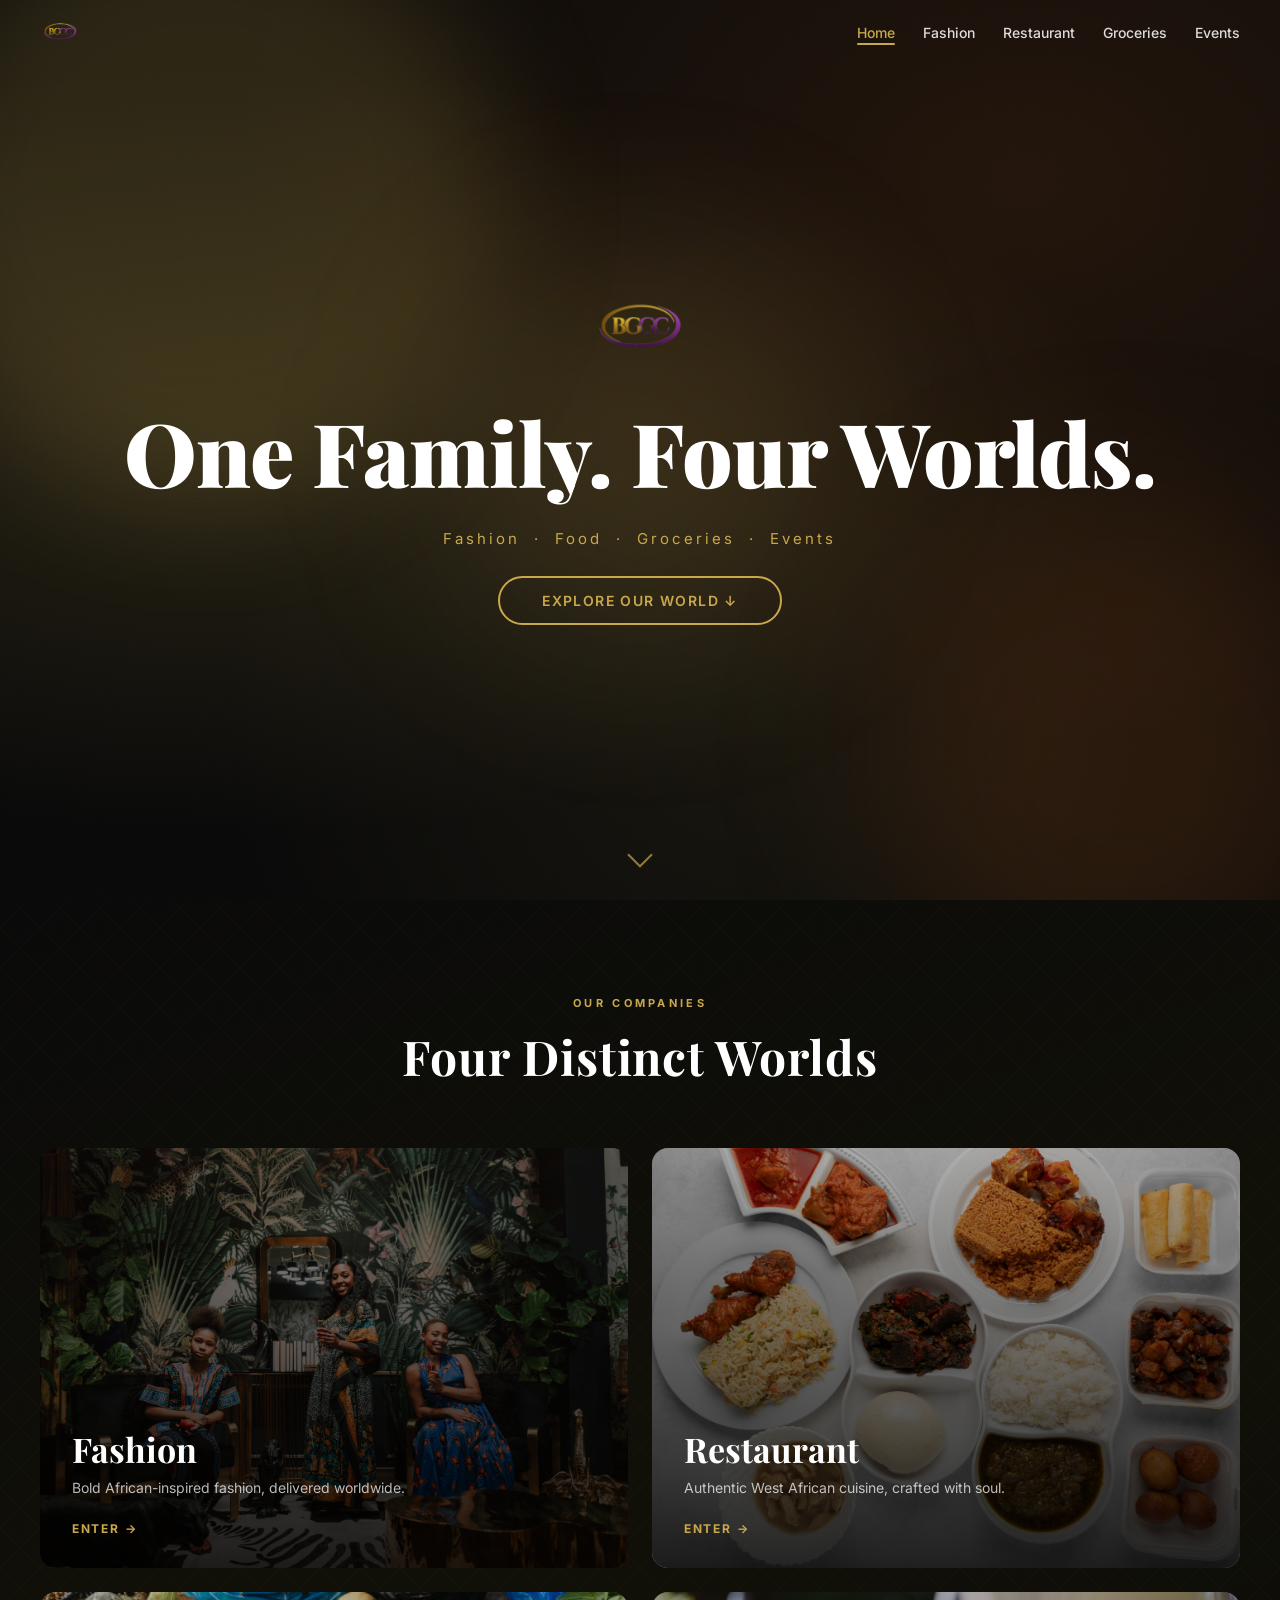
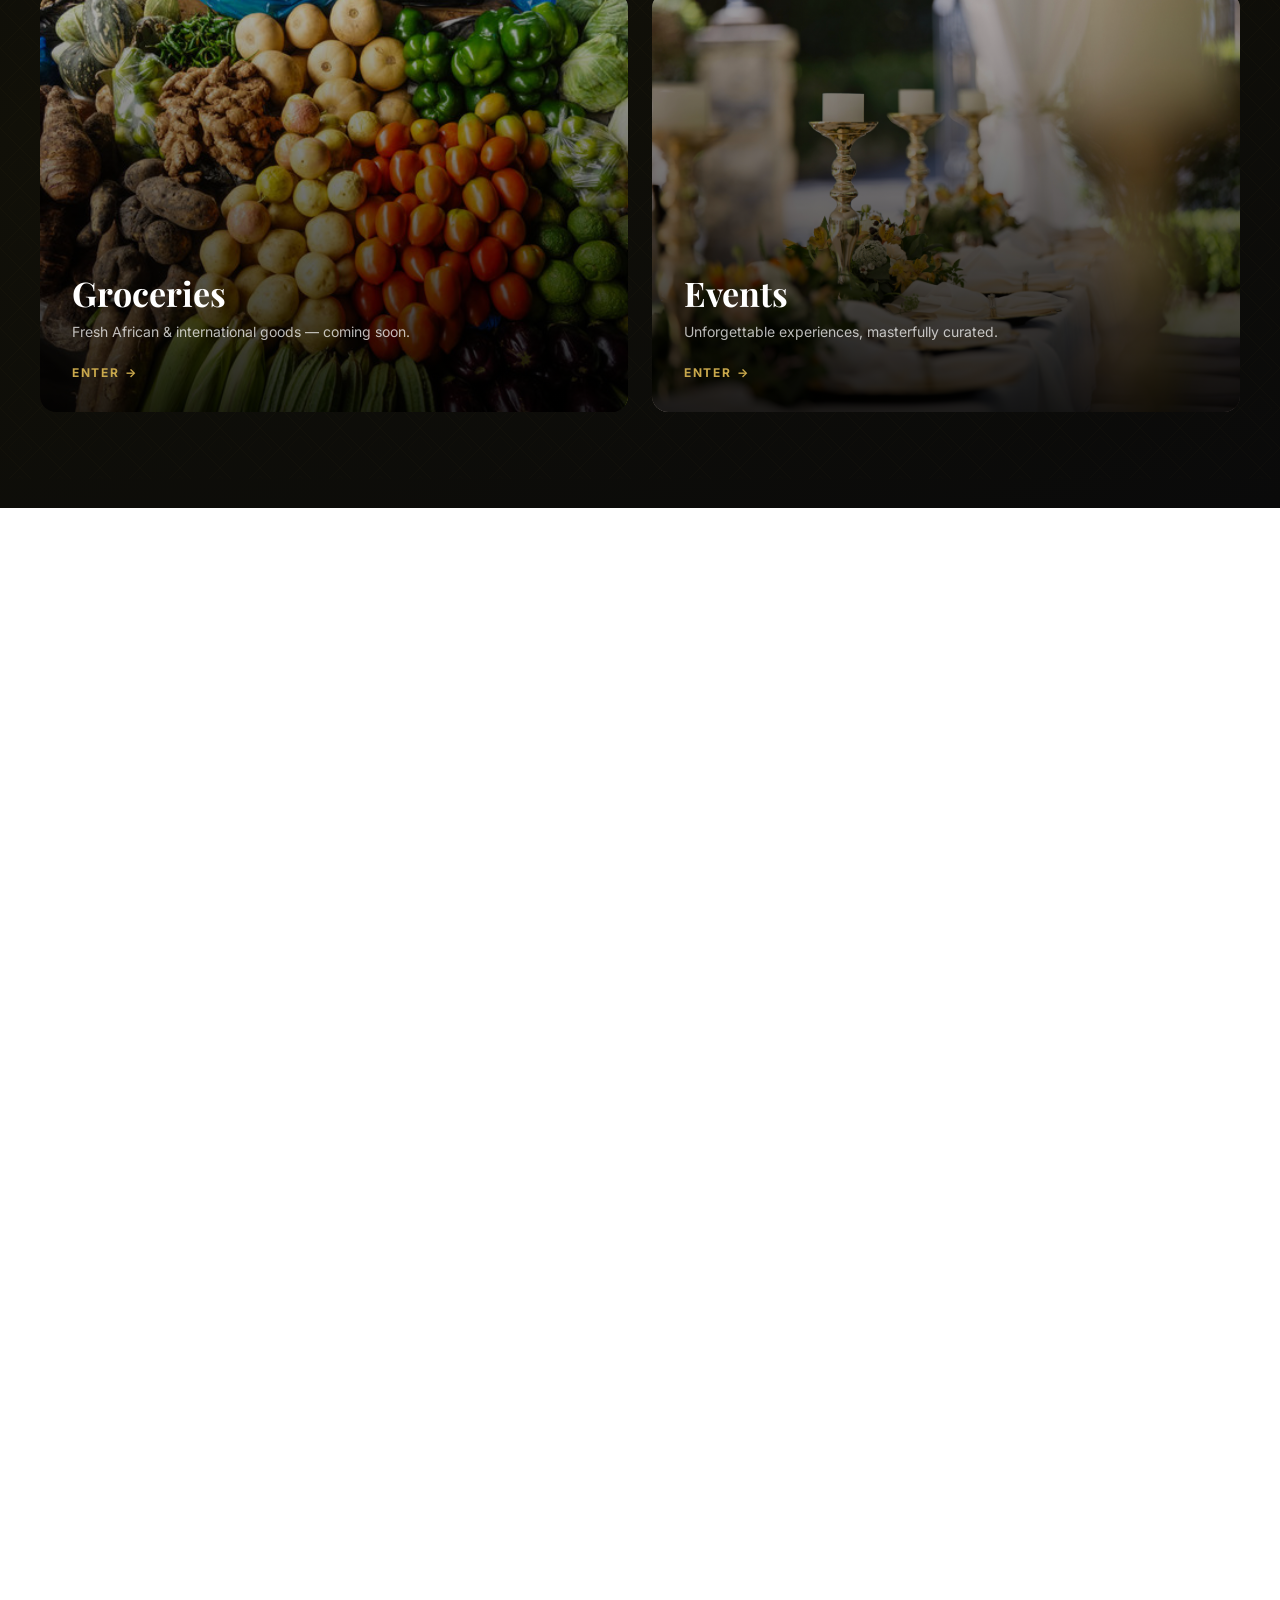
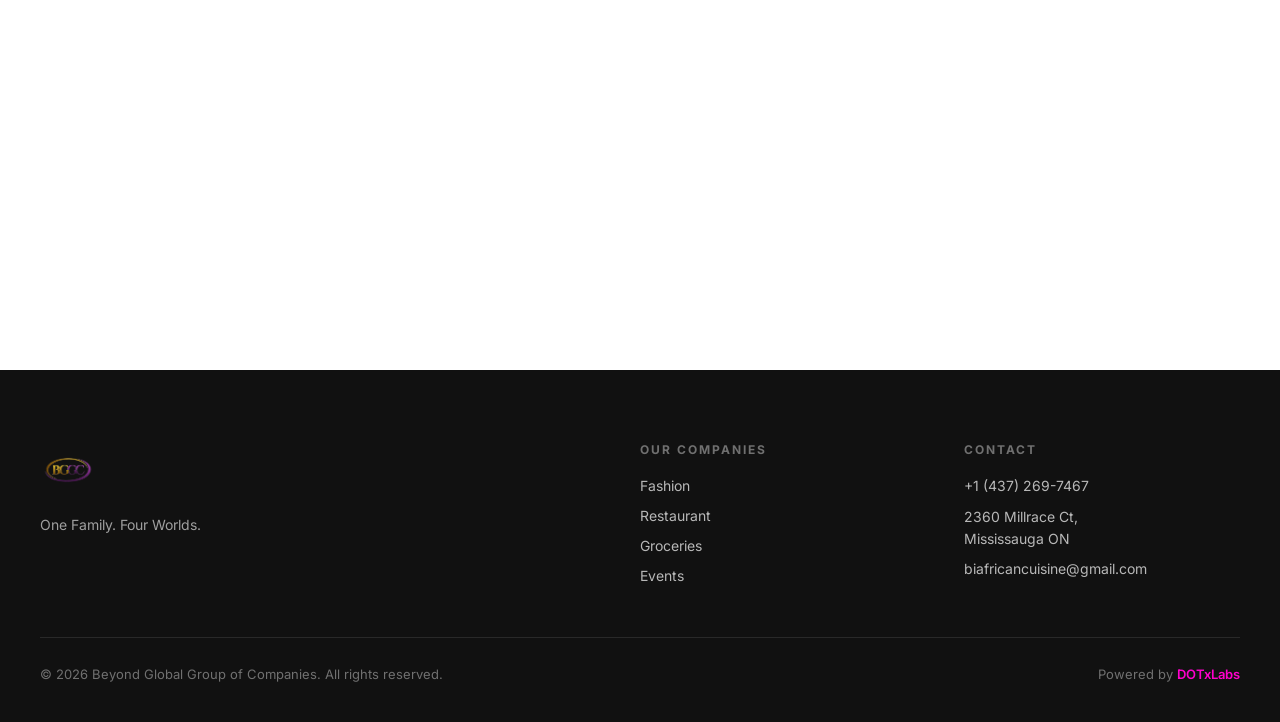
<file: index.html>
<!DOCTYPE html>
<html lang="en">
<head>
  <meta charset="UTF-8">
  <meta name="viewport" content="width=device-width, initial-scale=1.0">
  <title>BGGC &#8212; Beyond Global Group of Companies</title>
  <meta name="description" content="Beyond Global Group of Companies &#8212; Fashion, Restaurant, Groceries, and Events under one roof.">

  <link rel="preconnect" href="https://fonts.googleapis.com">
  <link rel="preconnect" href="https://fonts.gstatic.com" crossorigin>
  <link href="https://fonts.googleapis.com/css2?family=Inter:wght@300;400;500;600;700&family=Playfair+Display:wght@700;900&display=swap" rel="stylesheet">

  <link rel="stylesheet" href="assets/css/shared.css">
  <link rel="stylesheet" href="assets/css/index.css">
</head>
<body>

<!-- ── Scroll progress bar ── -->
<div id="ux-progress"></div>

<!-- ════════════════════════════════
     NAVIGATION
════════════════════════════════ -->
<nav id="site-nav" class="nav-transparent">
  <a href="index.html" class="nav-logo">
    <img src="BGGCRM.jpeg" alt="Beyond Global Group of Companies">
  </a>
  <ul class="nav-links">
    <li><a href="index.html" class="nav-active">Home</a></li>
    <li><a href="fashion.html">Fashion</a></li>
    <li><a href="restaurant.html">Restaurant</a></li>
    <li><a href="grocery.html">Groceries</a></li>
    <li><a href="events.html">Events</a></li>
  </ul>
  <button class="nav-hamburger" id="drawer-open" aria-label="Open menu">
    <span></span><span></span><span></span>
  </button>
</nav>

<!-- ════════════════════════════════
     MOBILE DRAWER
════════════════════════════════ -->
<div id="mobile-drawer">
  <div id="mobile-drawer-overlay"></div>
  <div id="mobile-drawer-panel">
    <button id="mobile-drawer-close" aria-label="Close menu">&#x2715;</button>
    <img src="BGGCRM.jpeg" alt="BGGC" id="mobile-drawer-logo">
    <ul id="mobile-drawer-links">
      <li><a href="index.html" class="drawer-active">Home</a></li>
      <li><a href="fashion.html">Fashion</a></li>
      <li><a href="restaurant.html">Restaurant</a></li>
      <li><a href="grocery.html">Groceries</a></li>
      <li><a href="events.html">Events</a></li>
    </ul>
  </div>
</div>

<!-- ════════════════════════════════
     SECTION 1 — CINEMATIC CSS HERO
════════════════════════════════ -->
<section id="hero">
  <div class="hero-orb" aria-hidden="true"></div>
  <div class="hero-noise" aria-hidden="true"></div>

  <div class="hero-content">
    <img src="BGGCRM.jpeg" alt="Beyond Global Group of Companies" class="hero-logo ux-animate">
    <h1 class="hero-headline ux-animate">One Family. Four Worlds.</h1>
    <p class="hero-sub ux-animate">Fashion &nbsp;&#183;&nbsp; Food &nbsp;&#183;&nbsp; Groceries &nbsp;&#183;&nbsp; Events</p>
    <a href="#brands" class="hero-cta ux-animate">Explore Our World &#x2193;</a>
  </div>

  <div class="scroll-indicator" aria-hidden="true">
    <div class="scroll-indicator-arrow"></div>
  </div>
</section>

<!-- ════════════════════════════════
     SECTION 2 — BRAND CARDS
════════════════════════════════ -->
<section id="brands" class="ux-animate">
  <div class="brands-parallax-bg" aria-hidden="true"></div>
  <div class="brands-inner">
    <p class="section-eyebrow">Our Companies</p>
    <h2 class="section-heading">Four Distinct Worlds</h2>

    <div class="brand-grid">

      <!-- Fashion -->
      <a href="fashion.html" class="brand-card" style="--accent: #2D0A4E">
        <div class="card-bg" style="background-image: url('Hero.jpg')"></div>
        <div class="card-overlay"></div>
        <div class="card-content">
          <div>
            <h3 class="card-name">Fashion</h3>
            <p class="card-desc">Bold African-inspired fashion, delivered worldwide.</p>
          </div>
          <span class="card-enter">Enter <span class="card-arrow">&#x2192;</span></span>
        </div>
      </a>

      <!-- Restaurant -->
      <a href="restaurant.html" class="brand-card" style="--accent: #C8511B">
        <div class="card-bg" style="background-image: url('BIACH.jpg')"></div>
        <div class="card-overlay"></div>
        <div class="card-content">
          <div>
            <h3 class="card-name">Restaurant</h3>
            <p class="card-desc">Authentic West African cuisine, crafted with soul.</p>
          </div>
          <span class="card-enter">Enter <span class="card-arrow">&#x2192;</span></span>
        </div>
      </a>

      <!-- Grocery -->
      <a href="grocery.html" class="brand-card" style="--accent: #1B4332">
        <div class="card-bg" style="background-image: url('groceries-fresh-produce-market.jpg')"></div>
        <div class="card-overlay"></div>
        <div class="card-content">
          <div>
            <h3 class="card-name">Groceries</h3>
            <p class="card-desc">Fresh African &amp; international goods &#8212; coming soon.</p>
          </div>
          <span class="card-enter">Enter <span class="card-arrow">&#x2192;</span></span>
        </div>
      </a>

      <!-- Events -->
      <a href="events.html" class="brand-card" style="--accent: #C9A84C">
        <div class="card-bg" style="background-image: url('events.jpg')"></div>
        <div class="card-overlay"></div>
        <div class="card-content">
          <div>
            <h3 class="card-name">Events</h3>
            <p class="card-desc">Unforgettable experiences, masterfully curated.</p>
          </div>
          <span class="card-enter">Enter <span class="card-arrow">&#x2192;</span></span>
        </div>
      </a>

    </div><!-- /.brand-grid -->
  </div><!-- /.brands-inner -->
</section>

<!-- ════════════════════════════════
     SECTION 3 — BUSINESS PREVIEWS
════════════════════════════════ -->

<!-- 3A: Restaurant — image left, content right -->
<section id="preview-restaurant" class="preview-section preview-restaurant ux-animate">
  <div class="restaurant-parallax-bg" aria-hidden="true"></div>
  <div class="preview-inner">

    <div class="preview-image">
      <img src="BIACH.jpg" alt="Beyond Imagination African Cuisine">
    </div>

    <div class="preview-content">
      <span class="preview-label">Beyond Imagination African Cuisine</span>
      <h2 class="preview-heading">Bold Flavours. Soulful Roots.</h2>

      <ul class="preview-pills">
        <li>&#x1F35B; Jollof Rice, Pepper Soup, Pounded Yam &amp; more</li>
        <li>&#x1F389; Special &amp; party orders welcome</li>
        <li>&#x1F4CD; Mississauga, ON &#8212; Pickup available</li>
      </ul>

      <div class="preview-callout">
        <span class="callout-emoji">&#x1F389;</span>
        <div>
          <strong>Order Direct &amp; Save 15%</strong>
          <p>Skip the apps &#8212; call us directly and pay by e-Transfer at pickup</p>
          <a href="tel:+14372697467" class="preview-cta-primary">Call to Order &nbsp;&#183;&nbsp; +1 (437) 269-7467</a>
        </div>
      </div>

      <a href="restaurant.html" class="preview-cta-secondary">View Full Menu &#x2192;</a>
    </div>

  </div>
</section>

<!-- 3B: Fashion — content left, image right (flipped) -->
<section id="preview-fashion" class="preview-section preview-fashion preview-flipped ux-animate">
  <div class="fashion-parallax-bg" aria-hidden="true"></div>
  <div class="preview-inner">

    <div class="preview-content">
      <span class="preview-label">Beyond Limits Global</span>
      <h2 class="preview-heading">Wear Beyond Your Limits.</h2>

      <ul class="preview-values">
        <li>&#x2726; African-inspired designs, globally delivered</li>
        <li>&#x2726; Ankara prints, jewellery &amp; statement pieces</li>
        <li>&#x2726; New arrivals dropping regularly</li>
      </ul>

      <a href="fashion.html" class="preview-cta-secondary">Shop the Collection &#x2192;</a>
    </div>

    <div class="preview-image">
      <img src="Hero.jpg" alt="Beyond Limits Global Fashion">
    </div>

  </div>
</section>

<!-- 3C: Grocery — centered full-width -->
<section id="preview-grocery" class="preview-grocery ux-animate">
  <div class="grocery-parallax-bg" aria-hidden="true"></div>
  <div class="preview-centered-inner">
    <span class="coming-soon-badge">Coming Soon</span>
    <h2 class="preview-heading">Fresh Goods. Delivered.</h2>
    <p class="preview-subtext">Your one-stop shop for fresh African and international groceries &#8212; launching soon in the GTA.</p>

    <div class="grocery-teasers">
      <div class="teaser-item">&#x1F33F; Fresh Produce</div>
      <div class="teaser-item">&#x1F30D; International Goods</div>
      <div class="teaser-item">&#x1F69A; Home Delivery</div>
    </div>

    <a href="grocery.html" class="preview-cta-secondary">Learn More &#x2192;</a>
  </div>
</section>

<!-- 3D: Events — image left, content right -->
<section id="preview-events" class="preview-section preview-events ux-animate">
  <div class="events-parallax-bg" aria-hidden="true"></div>
  <div class="preview-inner">

    <div class="preview-image">
      <img src="events.jpg" alt="BGGC Events">
    </div>

    <div class="preview-content">
      <span class="preview-label">BGGC Events</span>
      <h2 class="preview-heading">Moments That Last Forever.</h2>

      <div class="preview-stats">
        <div class="stat-item">
          <strong>500+</strong>
          <span>Events Hosted</span>
        </div>
        <div class="stat-item">
          <strong>10+</strong>
          <span>Years Experience</span>
        </div>
        <div class="stat-item">
          <strong>5&#x2605;</strong>
          <span>Client Rating</span>
        </div>
      </div>

      <p class="preview-body">Weddings, birthdays, corporate events, cultural celebrations &#8212; we handle every detail.</p>
      <a href="events.html" class="preview-cta-secondary">Plan Your Event &#x2192;</a>
    </div>

  </div>
</section>

<!-- ════════════════════════════════
     SECTION 4 — ABOUT STRIP
════════════════════════════════ -->
<section id="about" class="ux-animate">
  <div class="about-inner">
    <div class="about-divider"></div>
    <span class="about-label">Who We Are</span>
    <p class="about-text">
      Beyond Global Group of Companies is a family of four distinct businesses united by one vision &#8212; to bring world-class experiences to every part of your life. From the runway to the dinner table, from fresh groceries to unforgettable events, we do it all under one roof.
    </p>
    <div class="about-divider"></div>
  </div>
</section>

<!-- ════════════════════════════════
     SECTION 5 — FOOTER
════════════════════════════════ -->
<footer>
  <div class="footer-inner">

    <!-- Col 1: Brand -->
    <div>
      <img src="BGGCRM.jpeg" alt="Beyond Global Group of Companies" class="footer-logo">
      <p class="footer-brand-desc">One Family. Four Worlds.</p>
    </div>

    <!-- Col 2: Our Companies -->
    <div>
      <p class="footer-col-title">Our Companies</p>
      <ul class="footer-links">
        <li><a href="fashion.html">Fashion</a></li>
        <li><a href="restaurant.html">Restaurant</a></li>
        <li><a href="grocery.html">Groceries</a></li>
        <li><a href="events.html">Events</a></li>
      </ul>
    </div>

    <!-- Col 3: Contact -->
    <div>
      <p class="footer-col-title">Contact</p>
      <p class="footer-contact-line">+1 (437) 269-7467</p>
      <p class="footer-contact-line">2360 Millrace Ct,<br>Mississauga ON</p>
      <p class="footer-contact-line">biafricancuisine@gmail.com</p>
    </div>

  </div><!-- /.footer-inner -->

  <div class="footer-bottom">
    <span>&#169; 2026 Beyond Global Group of Companies. All rights reserved.</span>
    <span class="footer-powered">Powered by <a href="https://dotxlabs.com" target="_blank" rel="noopener noreferrer">DOTxLabs</a></span>
  </div>
</footer>

<!-- ── Back to Top ── -->
<button id="back-to-top" aria-label="Back to top">&#x2191;</button>

<script>
  /* ══ Nav: transparent over hero, solid dark when scrolled ══ */
  const nav  = document.getElementById('site-nav');
  const hero = document.getElementById('hero');

  const heroObserver = new IntersectionObserver(
    ([entry]) => nav.classList.toggle('nav-transparent', entry.isIntersecting),
    { threshold: 0.1 }
  );
  heroObserver.observe(hero);

  /* ══ Scroll progress bar ══ */
  const progressBar = document.getElementById('ux-progress');
  window.addEventListener('scroll', () => {
    const max = document.documentElement.scrollHeight - window.innerHeight;
    progressBar.style.transform = 'scaleX(' + (max > 0 ? window.scrollY / max : 0) + ')';
  }, { passive: true });

  /* ══ Back to top ══ */
  const backBtn = document.getElementById('back-to-top');
  window.addEventListener('scroll', () => {
    backBtn.classList.toggle('visible', window.scrollY > 400);
  }, { passive: true });
  backBtn.addEventListener('click', () => window.scrollTo({ top: 0, behavior: 'smooth' }));

  /* ══ Mobile drawer ══ */
  const drawer      = document.getElementById('mobile-drawer');
  const openDrawer  = () => drawer.classList.add('open');
  const closeDrawer = () => drawer.classList.remove('open');

  document.getElementById('drawer-open').addEventListener('click', openDrawer);
  document.getElementById('mobile-drawer-close').addEventListener('click', closeDrawer);
  document.getElementById('mobile-drawer-overlay').addEventListener('click', closeDrawer);
  document.addEventListener('keydown', e => { if (e.key === 'Escape') closeDrawer(); });

  /* ══ Hero CTA smooth scroll ══ */
  document.querySelector('.hero-cta').addEventListener('click', e => {
    e.preventDefault();
    document.getElementById('brands').scrollIntoView({ behavior: 'smooth' });
  });

  /* ══ Section entrance animations (fade-up, ≤600ms) ══ */
  const animObserver = new IntersectionObserver(
    entries => entries.forEach(e => { if (e.isIntersecting) e.target.classList.add('ux-visible'); }),
    { threshold: 0.08 }
  );
  document.querySelectorAll('.ux-animate').forEach(el => animObserver.observe(el));
</script>

<script>
  /* ══ Parallax background layers ══ */
  (function() {
    var isMobile = window.matchMedia('(max-width: 767px)').matches;
    if (isMobile) return;

    var parallaxLayers = [
      { el: document.querySelector('.brands-parallax-bg'),     speed: 0.30 },
      { el: document.querySelector('.restaurant-parallax-bg'), speed: 0.25 },
      { el: document.querySelector('.fashion-parallax-bg'),    speed: 0.20 },
      { el: document.querySelector('.grocery-parallax-bg'),    speed: 0.30 },
      { el: document.querySelector('.events-parallax-bg'),     speed: 0.25 }
    ];

    var ticking = false;

    window.addEventListener('scroll', function() {
      if (!ticking) {
        requestAnimationFrame(function() {
          var scrollY = window.scrollY;
          parallaxLayers.forEach(function(layer) {
            if (!layer.el) return;
            var rect = layer.el.parentElement.getBoundingClientRect();
            var offsetFromViewport = rect.top + scrollY;
            var relativeScroll = scrollY - offsetFromViewport;
            layer.el.style.transform = 'translateY(' + (relativeScroll * layer.speed) + 'px)';
          });
          ticking = false;
        });
        ticking = true;
      }
    }, { passive: true });
  })();
</script>

</body>
</html>
</file>
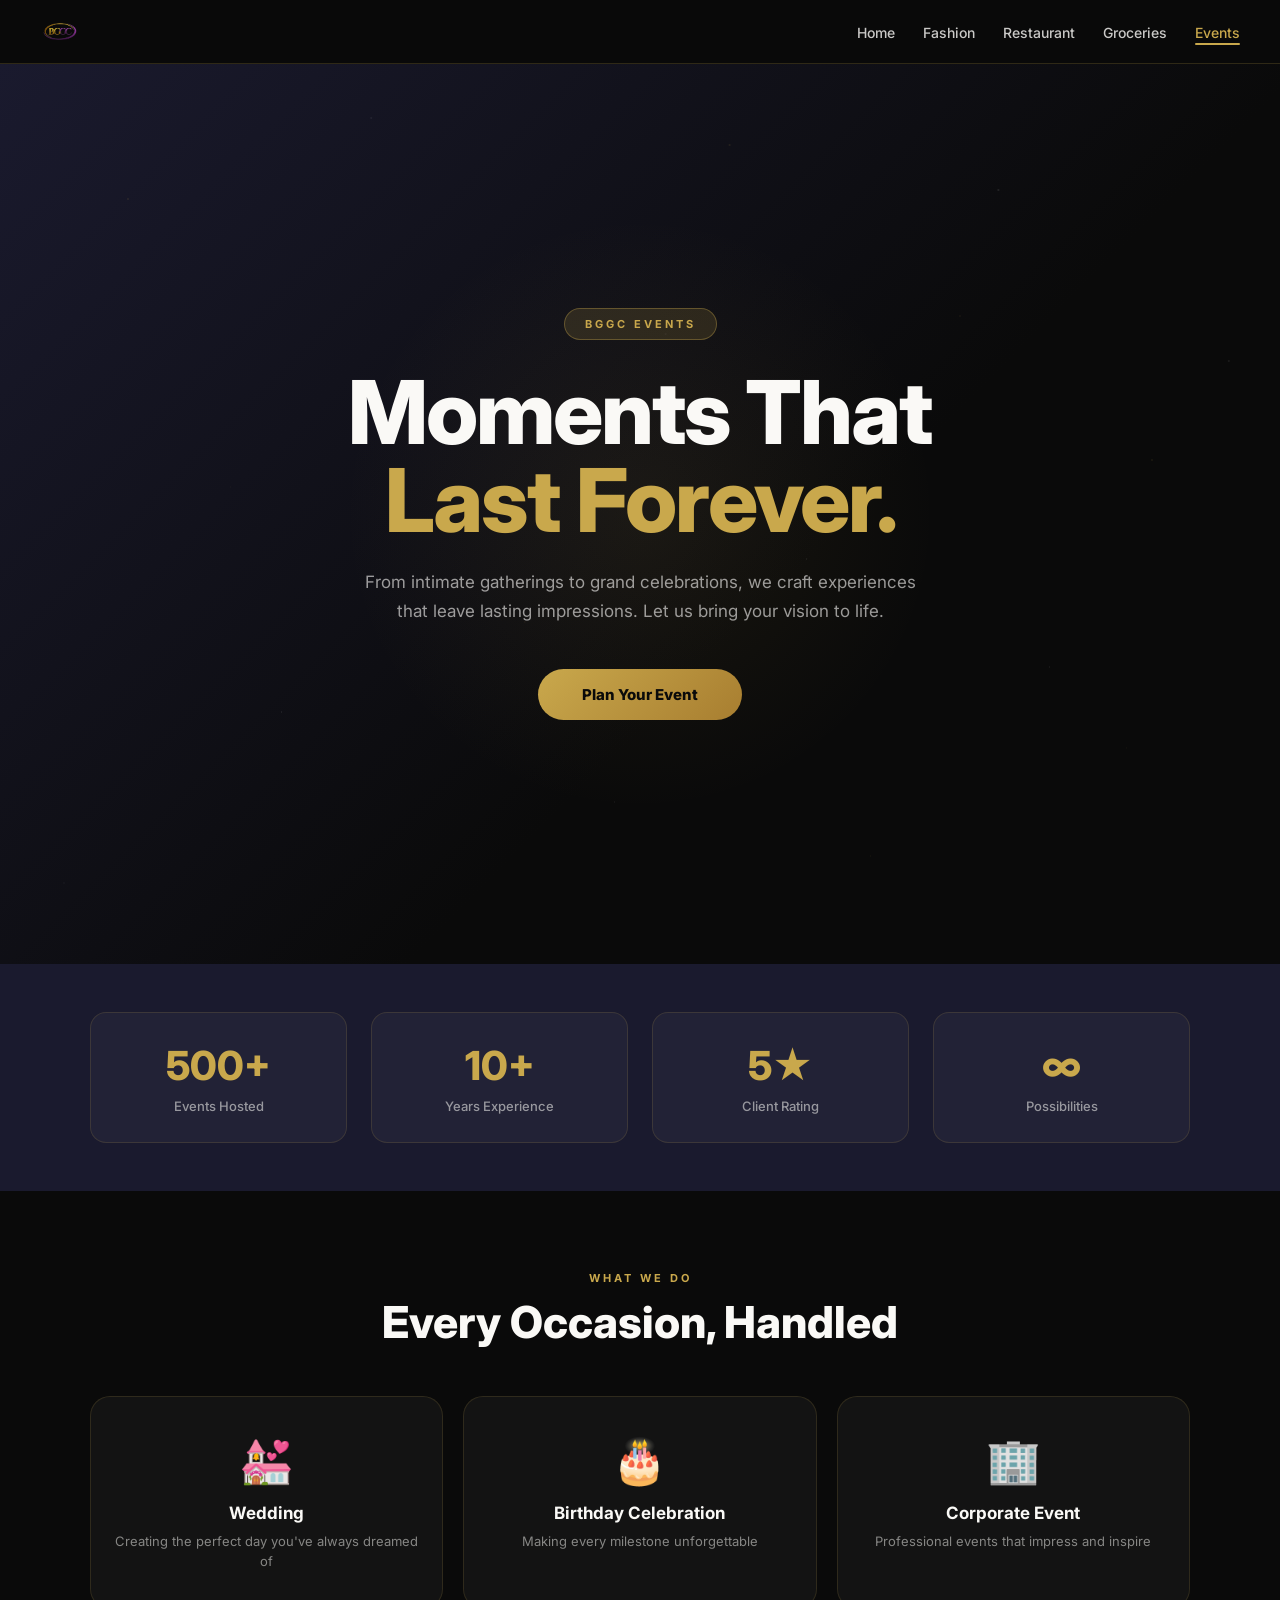
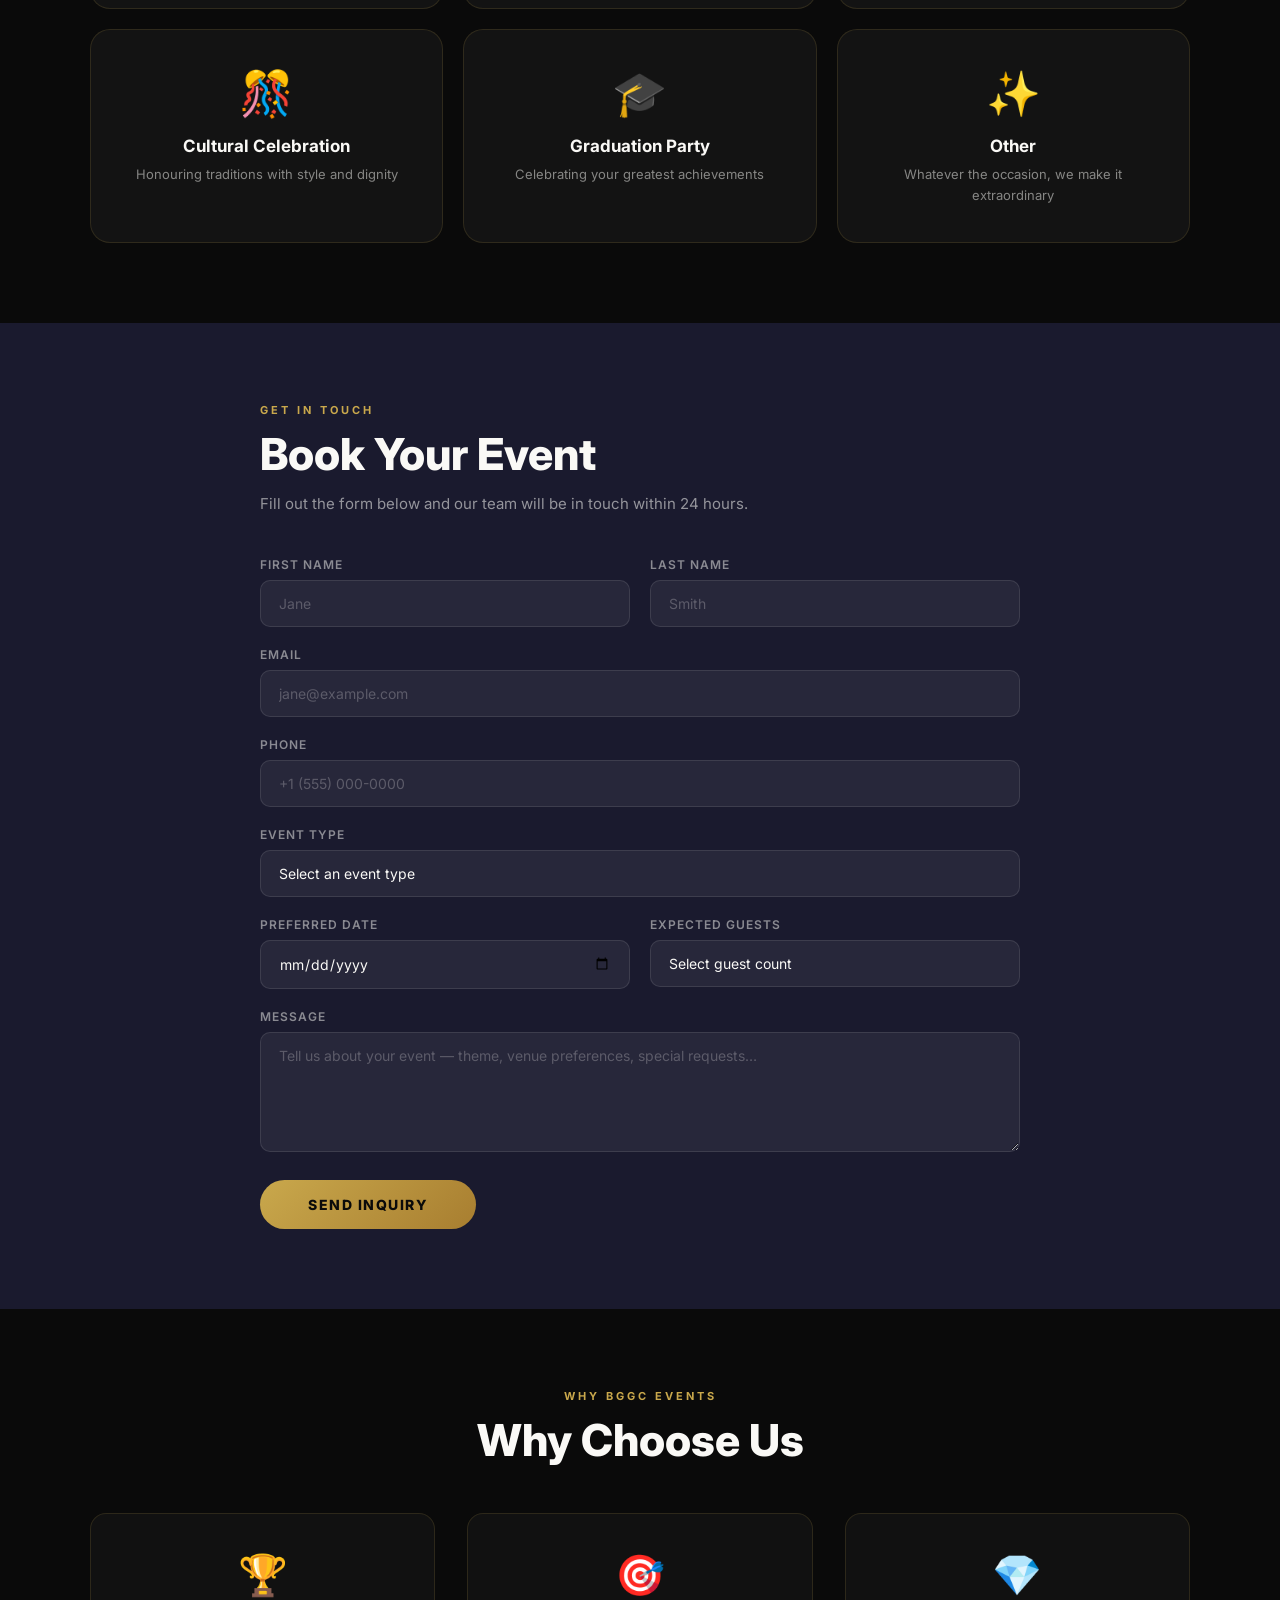
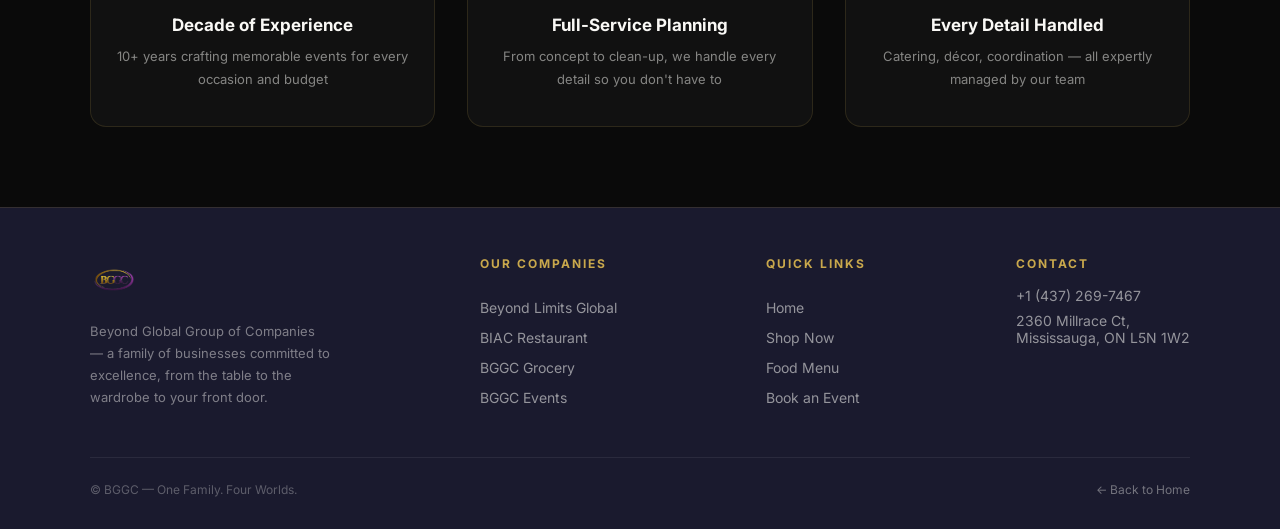
<file: events.html>
<!DOCTYPE html>
<html lang="en">
<head>
<meta charset="UTF-8">
<meta name="viewport" content="width=device-width, initial-scale=1.0">
<title>BGGC Events — Moments That Last Forever</title>
<link rel="preconnect" href="https://fonts.googleapis.com">
<link href="https://fonts.googleapis.com/css2?family=Inter:wght@400;500;600;700;800&display=swap" rel="stylesheet">
<link rel="stylesheet" href="assets/css/shared.css">
<link rel="stylesheet" href="assets/css/events.css">
</head>
<body>

<!-- ── Progress Bar & Nav ─────────────────────────────────── -->
<div id="ux-progress"></div>
<nav>
  <a class="nav-logo" href="index.html"><img src="BGGCRM.jpeg" alt="BGGC"></a>
  <ul class="nav-links">
    <li><a href="index.html">Home</a></li>
    <li><a href="fashion.html">Fashion</a></li>
    <li><a href="restaurant.html">Restaurant</a></li>
    <li><a href="grocery.html">Groceries</a></li>
    <li><a href="events.html" class="nav-active">Events</a></li>
  </ul>
  <button class="nav-hamburger" id="navHamburger" aria-label="Menu">
    <span></span><span></span><span></span>
  </button>
</nav>
<div class="mobile-menu" id="mobileMenu"></div>
<div id="mobile-drawer" role="dialog" aria-modal="true" aria-label="Navigation menu">
  <div id="mobile-drawer-overlay"></div>
  <div id="mobile-drawer-panel">
    <button id="mobile-drawer-close" aria-label="Close menu">&#x2715;</button>
    <img id="mobile-drawer-logo" src="BGGCRM.jpeg" alt="BGGC">
    <ul id="mobile-drawer-links">
      <li><a href="index.html">Home</a></li>
      <li><a href="fashion.html">Fashion</a></li>
      <li><a href="restaurant.html">Restaurant</a></li>
      <li><a href="grocery.html">Groceries</a></li>
      <li><a href="events.html" class="drawer-active">Events</a></li>
    </ul>
  </div>
</div>

<!-- ── Hero ──────────────────────────────────────────────── -->
<section class="events-hero" id="hero" style="scroll-margin-top:64px">
  <div class="events-hero-inner">
    <div class="events-eyebrow">BGGC Events</div>
    <h1 class="events-hero-title">Moments That<br><span>Last Forever.</span></h1>
    <p class="events-hero-sub">From intimate gatherings to grand celebrations, we craft experiences that leave lasting impressions. Let us bring your vision to life.</p>
    <a href="#inquiry" class="btn-plan-event">Plan Your Event</a>
  </div>
</section>

<!-- ── Stats Bar ──────────────────────────────────────────── -->
<section class="stats-bar" id="stats" style="scroll-margin-top:64px">
  <div class="stats-bar-inner">
    <div class="stat-card ux-animate">
      <div class="stat-value">500+</div>
      <div class="stat-label">Events Hosted</div>
    </div>
    <div class="stat-card ux-animate">
      <div class="stat-value">10+</div>
      <div class="stat-label">Years Experience</div>
    </div>
    <div class="stat-card ux-animate">
      <div class="stat-value">5&#9733;</div>
      <div class="stat-label">Client Rating</div>
    </div>
    <div class="stat-card ux-animate">
      <div class="stat-value">&#8734;</div>
      <div class="stat-label">Possibilities</div>
    </div>
  </div>
</section>

<!-- ── Event Types ────────────────────────────────────────── -->
<section class="event-types-section" id="event-types" style="scroll-margin-top:64px">
  <div class="event-types-inner">
    <span class="section-label-ev ux-animate">What We Do</span>
    <h2 class="section-title-ev ux-animate">Every Occasion, Handled</h2>
    <div class="event-types-grid">

      <div class="event-type-card ux-animate">
        <div class="event-type-icon">&#x1F492;</div>
        <div class="event-type-name">Wedding</div>
        <div class="event-type-desc">Creating the perfect day you've always dreamed of</div>
      </div>

      <div class="event-type-card ux-animate">
        <div class="event-type-icon">&#x1F382;</div>
        <div class="event-type-name">Birthday Celebration</div>
        <div class="event-type-desc">Making every milestone unforgettable</div>
      </div>

      <div class="event-type-card ux-animate">
        <div class="event-type-icon">&#x1F3E2;</div>
        <div class="event-type-name">Corporate Event</div>
        <div class="event-type-desc">Professional events that impress and inspire</div>
      </div>

      <div class="event-type-card ux-animate">
        <div class="event-type-icon">&#x1F38A;</div>
        <div class="event-type-name">Cultural Celebration</div>
        <div class="event-type-desc">Honouring traditions with style and dignity</div>
      </div>

      <div class="event-type-card ux-animate">
        <div class="event-type-icon">&#x1F393;</div>
        <div class="event-type-name">Graduation Party</div>
        <div class="event-type-desc">Celebrating your greatest achievements</div>
      </div>

      <div class="event-type-card ux-animate">
        <div class="event-type-icon">&#x2728;</div>
        <div class="event-type-name">Other</div>
        <div class="event-type-desc">Whatever the occasion, we make it extraordinary</div>
      </div>

    </div>
  </div>
</section>

<!-- ── Inquiry Form ───────────────────────────────────────── -->
<section class="inquiry-section" id="inquiry" style="scroll-margin-top:64px">
  <div class="inquiry-inner">
    <span class="section-label-ev ux-animate">Get in Touch</span>
    <h2 class="inquiry-title ux-animate">Book Your Event</h2>
    <p class="inquiry-sub ux-animate">Fill out the form below and our team will be in touch within 24 hours.</p>
    <div id="inquiryFormWrap">
      <form id="inquiryForm" onsubmit="handleInquirySubmit(event)">

        <!-- First Name / Last Name -->
        <div class="form-row">
          <div class="form-group">
            <label class="form-label" for="firstName">First Name</label>
            <input class="form-input" id="firstName" type="text" placeholder="Jane" required>
          </div>
          <div class="form-group">
            <label class="form-label" for="lastName">Last Name</label>
            <input class="form-input" id="lastName" type="text" placeholder="Smith" required>
          </div>
        </div>

        <!-- Email -->
        <div class="form-group">
          <label class="form-label" for="email">Email</label>
          <input class="form-input" id="email" type="email" placeholder="jane@example.com" required>
        </div>

        <!-- Phone -->
        <div class="form-group">
          <label class="form-label" for="phone">Phone</label>
          <input class="form-input" id="phone" type="tel" placeholder="+1 (555) 000-0000">
        </div>

        <!-- Event Type -->
        <div class="form-group">
          <label class="form-label" for="eventType">Event Type</label>
          <select class="form-select" id="eventType" required>
            <option value="" disabled selected>Select an event type</option>
            <option value="wedding">Wedding</option>
            <option value="birthday">Birthday Celebration</option>
            <option value="corporate">Corporate Event</option>
            <option value="cultural">Cultural Celebration</option>
            <option value="graduation">Graduation Party</option>
            <option value="other">Other</option>
          </select>
        </div>

        <!-- Preferred Date / Expected Guests -->
        <div class="form-row">
          <div class="form-group">
            <label class="form-label" for="eventDate">Preferred Date</label>
            <input class="form-input" id="eventDate" type="date">
          </div>
          <div class="form-group">
            <label class="form-label" for="guestCount">Expected Guests</label>
            <select class="form-select" id="guestCount">
              <option value="" disabled selected>Select guest count</option>
              <option value="under50">Under 50</option>
              <option value="50-100">50–100</option>
              <option value="100-250">100–250</option>
              <option value="250-500">250–500</option>
              <option value="500+">500+</option>
            </select>
          </div>
        </div>

        <!-- Message -->
        <div class="form-group">
          <label class="form-label" for="message">Message</label>
          <textarea class="form-textarea" id="message" placeholder="Tell us about your event — theme, venue preferences, special requests…"></textarea>
        </div>

        <button type="submit" class="btn-send-inquiry">Send Inquiry</button>
      </form>

      <div class="form-success" id="formSuccess">
        <div style="font-size:56px;margin-bottom:20px">&#x1F942;</div>
        <div style="font-size:24px;font-weight:800;color:var(--ev-gold);margin-bottom:10px">Inquiry Received!</div>
        <div style="font-size:15px;color:rgba(250,249,246,.65);line-height:1.7">Thank you! Our events team will be in touch within 24 hours to discuss your vision.</div>
      </div>
    </div>
  </div>
</section>

<!-- ── Why Choose Us ──────────────────────────────────────── -->
<section class="why-section" id="why" style="scroll-margin-top:64px">
  <div class="why-inner">
    <span class="section-label-ev ux-animate">Why BGGC Events</span>
    <h2 class="section-title-ev ux-animate">Why Choose Us</h2>
    <div class="why-grid">

      <div class="why-card ux-animate">
        <div class="why-icon">&#x1F3C6;</div>
        <div class="why-name">Decade of Experience</div>
        <div class="why-desc">10+ years crafting memorable events for every occasion and budget</div>
      </div>

      <div class="why-card ux-animate">
        <div class="why-icon">&#x1F3AF;</div>
        <div class="why-name">Full-Service Planning</div>
        <div class="why-desc">From concept to clean-up, we handle every detail so you don't have to</div>
      </div>

      <div class="why-card ux-animate">
        <div class="why-icon">&#x1F48E;</div>
        <div class="why-name">Every Detail Handled</div>
        <div class="why-desc">Catering, décor, coordination — all expertly managed by our team</div>
      </div>

    </div>
  </div>
</section>

<!-- ── Footer ─────────────────────────────────────────────── -->
<footer>
  <div class="footer-inner">
    <div class="footer-brand">
      <img src="BGGCRM.jpeg" alt="BGGC Logo">
      <p>Beyond Global Group of Companies — a family of businesses committed to excellence, from the table to the wardrobe to your front door.</p>
    </div>
    <div class="footer-links">
      <h4>Our Companies</h4>
      <ul>
        <li><a href="fashion.html">Beyond Limits Global</a></li>
        <li><a href="restaurant.html">BIAC Restaurant</a></li>
        <li><a href="grocery.html">BGGC Grocery</a></li>
        <li><a href="events.html">BGGC Events</a></li>
      </ul>
    </div>
    <div class="footer-links">
      <h4>Quick Links</h4>
      <ul>
        <li><a href="index.html">Home</a></li>
        <li><a href="fashion.html">Shop Now</a></li>
        <li><a href="restaurant.html">Food Menu</a></li>
        <li><a href="events.html">Book an Event</a></li>
      </ul>
    </div>
    <div class="footer-contact">
      <h4>Contact</h4>
      <p>+1 (437) 269-7467</p>
      <p>2360 Millrace Ct,<br>Mississauga, ON L5N 1W2</p>
    </div>
  </div>
  <div class="footer-bottom">
    <p>© BGGC — One Family. Four Worlds.</p>
    <p><a href="index.html" style="color:rgba(250,249,246,.4);text-decoration:none;transition:color .2s;" onmouseover="this.style.color='#C9A84C'" onmouseout="this.style.color='rgba(250,249,246,.4)'">← Back to Home</a></p>
  </div>
</footer>

<button id="back-to-top" aria-label="Back to top">&#8593;</button>

<!-- ── JavaScript ─────────────────────────────────────────── -->
<script>
(function() {
  var drawer = document.getElementById('mobile-drawer');
  function openDrawer() { drawer.classList.add('open'); document.body.style.overflow = 'hidden'; }
  function closeDrawer() { drawer.classList.remove('open'); document.body.style.overflow = ''; }
  window.closeMobileDrawer = closeDrawer;
  document.getElementById('navHamburger').addEventListener('click', openDrawer);
  document.getElementById('mobile-drawer-close').addEventListener('click', closeDrawer);
  document.getElementById('mobile-drawer-overlay').addEventListener('click', closeDrawer);
  document.querySelectorAll('#mobile-drawer-links a').forEach(function(a) {
    a.addEventListener('click', function() { closeDrawer(); });
  });
  document.addEventListener('keydown', function(e) { if (e.key === 'Escape') closeDrawer(); });

  var btt = document.getElementById('back-to-top');
  if (btt) {
    btt.addEventListener('click', function() { window.scrollTo({ top: 0, behavior: 'smooth' }); });
    window.addEventListener('scroll', function() { btt.classList.toggle('visible', window.scrollY > 400); }, { passive: true });
  }

  var progressBar = document.getElementById('ux-progress');
  if (progressBar) {
    window.addEventListener('scroll', function() {
      var docH = document.documentElement.scrollHeight - window.innerHeight;
      progressBar.style.transform = 'scaleX(' + (docH > 0 ? window.scrollY / docH : 0) + ')';
    }, { passive: true });
  }

  var animObserver = new IntersectionObserver(function(entries) {
    entries.forEach(function(entry) {
      if (entry.isIntersecting) { entry.target.classList.add('ux-visible'); animObserver.unobserve(entry.target); }
    });
  }, { rootMargin: '0px 0px -40px 0px', threshold: 0.06 });
  document.querySelectorAll('.ux-animate').forEach(function(el) { animObserver.observe(el); });

  // Smooth scroll for anchor links
  document.querySelectorAll('a[href^="#"]').forEach(function(a) {
    a.addEventListener('click', function(e) {
      var id = a.getAttribute('href').slice(1);
      var el = document.getElementById(id);
      if (el) { e.preventDefault(); el.scrollIntoView({ behavior: 'smooth' }); }
    });
  });
})();

function handleInquirySubmit(e) {
  e.preventDefault();
  document.getElementById('inquiryForm').style.display = 'none';
  document.getElementById('formSuccess').classList.add('show');
}
</script>

</body>
</html>
</file>
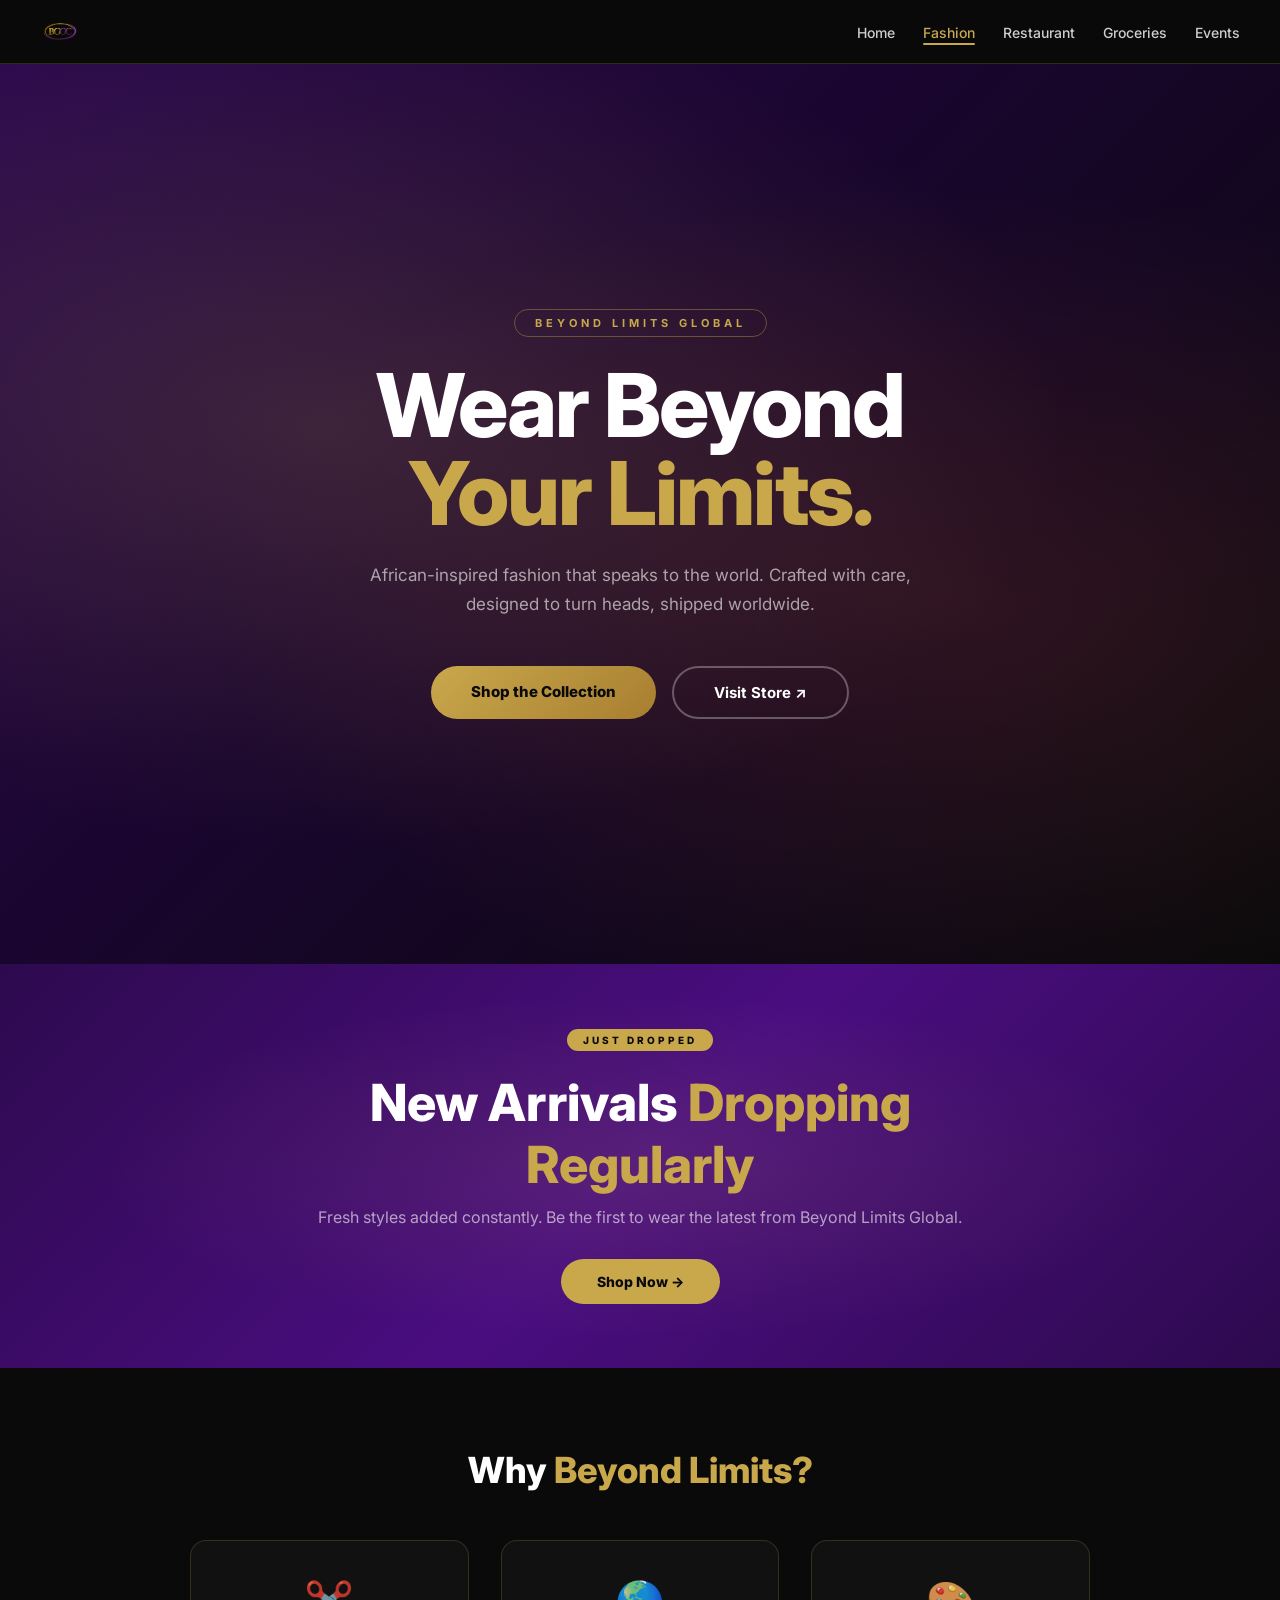
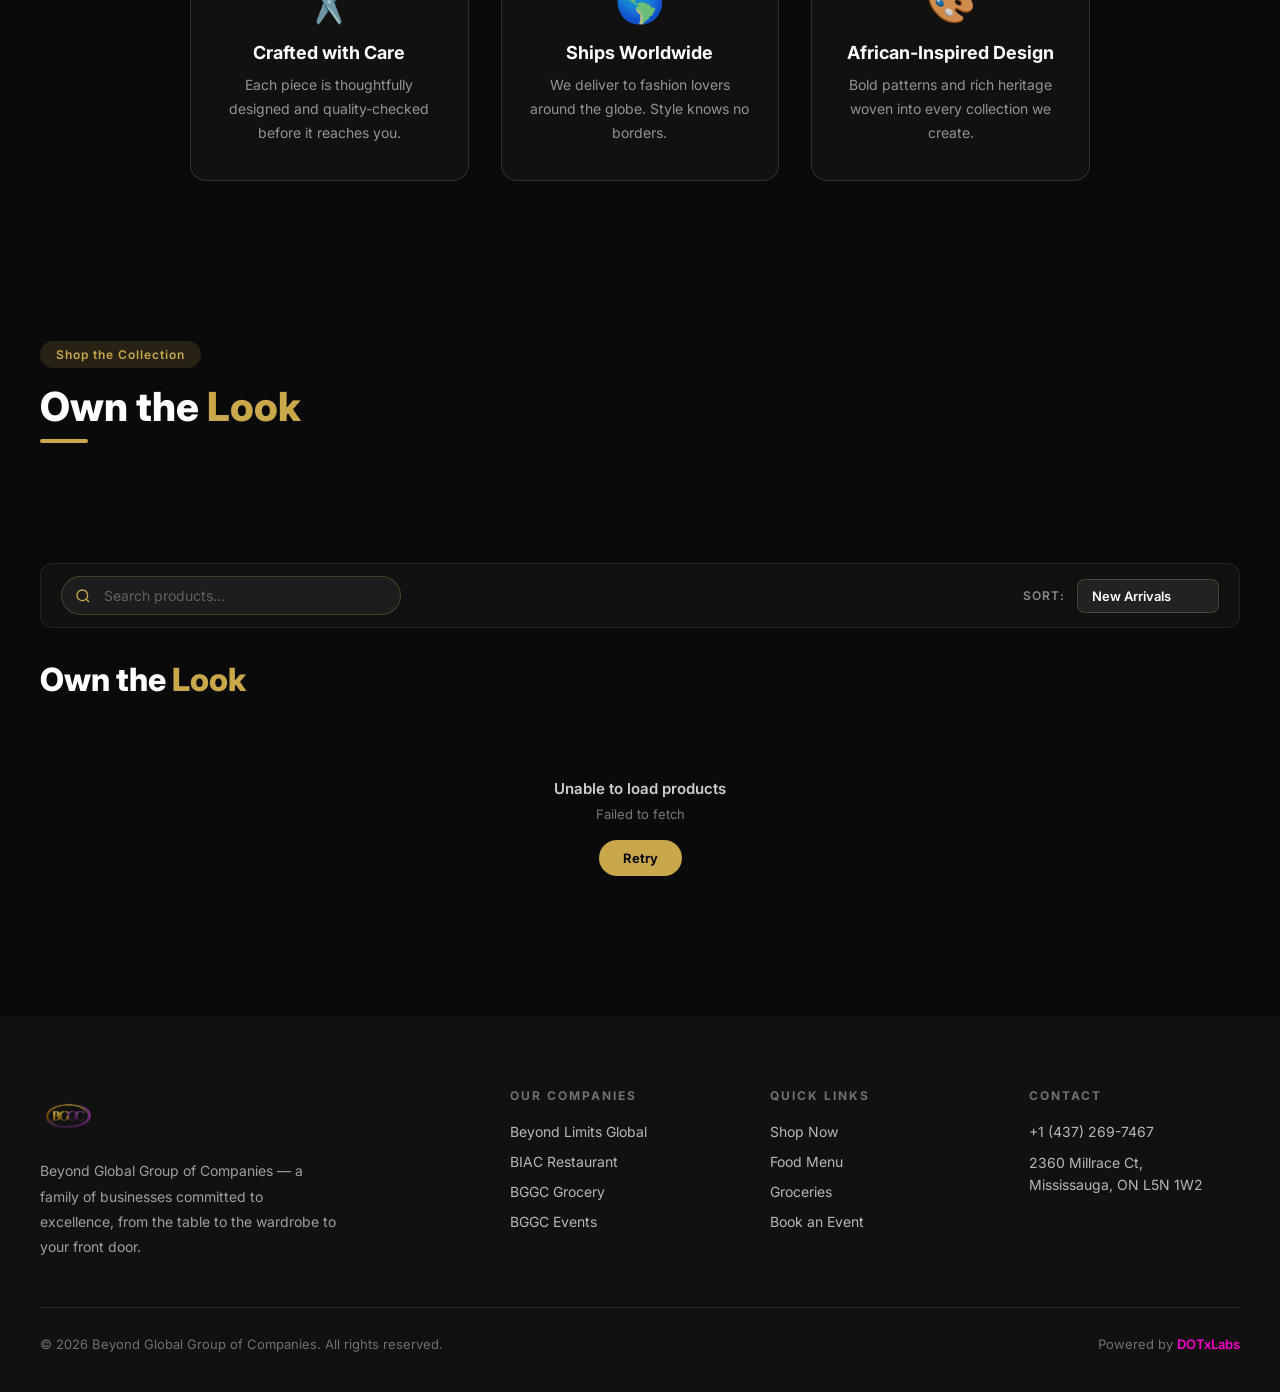
<file: fashion.html>
<!DOCTYPE html>
<html lang="en">
<head>
<meta charset="UTF-8">
<meta name="viewport" content="width=device-width, initial-scale=1.0">
<title>Beyond Limits Global — BGGC Fashion</title>
<link rel="preconnect" href="https://fonts.googleapis.com">
<link href="https://fonts.googleapis.com/css2?family=Inter:wght@400;500;600;700;800&display=swap" rel="stylesheet">
<link rel="stylesheet" href="assets/css/shared.css">
<link rel="stylesheet" href="assets/css/fashion.css">
</head>
<body>

<!-- ── Progress Bar ── -->
<div id="ux-progress"></div>

<!-- ── Nav ── -->
<nav>
  <a class="nav-logo" href="index.html"><img src="BGGCRM.jpeg" alt="BGGC"></a>
  <ul class="nav-links">
    <li><a href="index.html">Home</a></li>
    <li><a href="fashion.html" class="nav-active">Fashion</a></li>
    <li><a href="restaurant.html">Restaurant</a></li>
    <li><a href="grocery.html">Groceries</a></li>
    <li><a href="events.html">Events</a></li>
  </ul>
  <button class="nav-hamburger" id="navHamburger" aria-label="Menu">
    <span></span><span></span><span></span>
  </button>
</nav>

<!-- ── Legacy mobile-menu (hidden via shared.css) ── -->
<div class="mobile-menu" id="mobileMenu"></div>

<!-- ── Mobile Drawer ── -->
<div id="mobile-drawer" role="dialog" aria-modal="true" aria-label="Navigation menu">
  <div id="mobile-drawer-overlay"></div>
  <div id="mobile-drawer-panel">
    <button id="mobile-drawer-close" aria-label="Close menu">&#x2715;</button>
    <img id="mobile-drawer-logo" src="BGGCRM.jpeg" alt="BGGC">
    <ul id="mobile-drawer-links">
      <li><a href="index.html">Home</a></li>
      <li><a href="fashion.html" class="drawer-active">Fashion</a></li>
      <li><a href="restaurant.html">Restaurant</a></li>
      <li><a href="grocery.html">Groceries</a></li>
      <li><a href="events.html">Events</a></li>
    </ul>
  </div>
</div>

<!-- ════════════════════════════════
     HERO
════════════════════════════════ -->
<section class="fashion-hero" id="hero" style="scroll-margin-top:64px">
  <div class="fashion-hero-inner">
    <div class="fashion-eyebrow">Beyond Limits Global</div>
    <h1 class="fashion-hero-title">Wear Beyond<br><span>Your Limits.</span></h1>
    <p class="fashion-hero-sub">African-inspired fashion that speaks to the world. Crafted with care, designed to turn heads, shipped worldwide.</p>
    <div class="fashion-hero-ctas">
      <a href="#shop" class="btn-fashion-primary">Shop the Collection</a>
      <a href="https://yguwat-dp.myshopify.com" target="_blank" rel="noopener" class="btn-fashion-outline">Visit Store &#8599;</a>
    </div>
  </div>
</section>


<!-- ════════════════════════════════
     NEW ARRIVALS BANNER
════════════════════════════════ -->
<section class="new-arrivals-banner" id="new-arrivals">
  <div class="new-arrivals-inner">
    <div class="new-arrivals-tag">Just Dropped</div>
    <h2 class="new-arrivals-title">New Arrivals <span>Dropping Regularly</span></h2>
    <p class="new-arrivals-sub">Fresh styles added constantly. Be the first to wear the latest from Beyond Limits Global.</p>
    <a href="https://yguwat-dp.myshopify.com" target="_blank" rel="noopener" class="btn-shop-now">Shop Now &rarr;</a>
  </div>
</section>

<!-- ════════════════════════════════
     BRAND VALUES
════════════════════════════════ -->
<section class="values-section" id="values">
  <div class="values-inner">
    <h2 class="values-title ux-animate">Why <span style="color:var(--f-gold)">Beyond Limits?</span></h2>
    <div class="values-grid">
      <div class="value-card ux-animate">
        <div class="value-icon">&#9986;&#65039;</div>
        <div class="value-name">Crafted with Care</div>
        <div class="value-desc">Each piece is thoughtfully designed and quality-checked before it reaches you.</div>
      </div>
      <div class="value-card ux-animate">
        <div class="value-icon">&#127758;</div>
        <div class="value-name">Ships Worldwide</div>
        <div class="value-desc">We deliver to fashion lovers around the globe. Style knows no borders.</div>
      </div>
      <div class="value-card ux-animate">
        <div class="value-icon">&#127912;</div>
        <div class="value-name">African-Inspired Design</div>
        <div class="value-desc">Bold patterns and rich heritage woven into every collection we create.</div>
      </div>
    </div>
  </div>
</section>

<!-- ════════════════════════════════
     SHOP SECTION
════════════════════════════════ -->
<section class="shop-section" id="shop" style="scroll-margin-top:64px">
  <div class="shop-section-inner">

    <span class="shop-section-label">Shop the Collection</span>
    <h2 class="shop-section-h2">Own the <span style="color:var(--f-gold)">Look</span></h2>
    <div class="shop-underline"></div>

    <!-- Collection Cards -->
    <div class="collection-cards-row" id="collectionCardsRow">
      <div class="shop-loading">
        <div class="shop-spinner"></div>
        <span class="shop-loading-text">Loading collections...</span>
      </div>
    </div>

    <!-- Accessories Sub-filter Bar (shown when accessories is active) -->
    <div id="accessoriesSubBar" style="display:none" class="accessories-sub-bar">
      <button class="acc-sub-btn active" onclick="setAccessoriesSubFilter(null)">All Accessories</button>
      <button class="acc-sub-btn" onclick="setAccessoriesSubFilter('women')">Women's</button>
      <button class="acc-sub-btn" onclick="setAccessoriesSubFilter('men')">Men's</button>
    </div>

    <!-- Filter / Sort Bar -->
    <div class="shop-filter-bar">
      <div class="search-wrap">
        <span class="search-icon">
          <svg width="16" height="16" fill="none" stroke="currentColor" stroke-width="2" viewBox="0 0 24 24">
            <circle cx="11" cy="11" r="8"/>
            <path d="m21 21-4.35-4.35"/>
          </svg>
        </span>
        <input type="text" id="searchInput" placeholder="Search products..." oninput="handleSearchInput(this.value)">
      </div>
      <div class="filter-right">
        <span class="sort-label">Sort:</span>
        <select class="sort-select" id="sortSelect" onchange="handleSortChange(this.value)">
          <option value="NEW_ARRIVAL">New Arrivals</option>
          <option value="PRICE_ASC">Price: Low &rarr; High</option>
          <option value="PRICE_DESC">Price: High &rarr; Low</option>
          <option value="BEST_SELLING">Best Selling</option>
          <option value="TITLE">A &rarr; Z</option>
        </select>
      </div>
    </div>

    <!-- Product Grid Heading -->
    <h2 class="product-grid-h2">Own the <span class="accent">Look</span></h2>

    <!-- Product Grid -->
    <div id="product-grid-container">
      <div class="shop-loading">
        <div class="shop-spinner"></div>
        <span class="shop-loading-text">Loading products...</span>
      </div>
    </div>

  </div>
</section>

<!-- ════════════════════════════════
     FOOTER
════════════════════════════════ -->
<footer id="footer">
  <div class="footer-inner">
    <div>
      <img src="BGGCRM.jpeg" alt="BGGC Logo" class="footer-logo">
      <p class="footer-brand-desc">Beyond Global Group of Companies — a family of businesses committed to excellence, from the table to the wardrobe to your front door.</p>
    </div>
    <div>
      <p class="footer-col-title">Our Companies</p>
      <ul class="footer-links">
        <li><a href="fashion.html">Beyond Limits Global</a></li>
        <li><a href="restaurant.html">BIAC Restaurant</a></li>
        <li><a href="grocery.html">BGGC Grocery</a></li>
        <li><a href="events.html">BGGC Events</a></li>
      </ul>
    </div>
    <div>
      <p class="footer-col-title">Quick Links</p>
      <ul class="footer-links">
        <li><a href="#shop">Shop Now</a></li>
        <li><a href="restaurant.html">Food Menu</a></li>
        <li><a href="grocery.html">Groceries</a></li>
        <li><a href="events.html">Book an Event</a></li>
      </ul>
    </div>
    <div>
      <p class="footer-col-title">Contact</p>
      <p class="footer-contact-line">+1 (437) 269-7467</p>
      <p class="footer-contact-line">2360 Millrace Ct,<br>Mississauga, ON L5N 1W2</p>
    </div>
  </div>
  <div class="footer-bottom">
    <span>&copy; 2026 Beyond Global Group of Companies. All rights reserved.</span>
    <span class="footer-powered">Powered by <a href="https://dotxlabs.com" target="_blank" rel="noopener noreferrer">DOTxLabs</a></span>
  </div>
</footer>

<!-- ── Back to Top ── -->
<button id="back-to-top" aria-label="Back to top">&#8593;</button>

<!-- ════════════════════════════════
     PRODUCT MODAL (lightbox)
════════════════════════════════ -->
<div class="product-modal" id="productModal" onclick="handleModalClick(event)">
  <div class="product-modal-inner" id="productModalInner">
    <button class="product-modal-close" onclick="closeProductModal()">&#x2715;</button>
    <div id="product-modal-img-wrap"></div>
    <div class="product-modal-info" id="productModalInfo"></div>
  </div>
</div>

<script>
// ════════════ SHOPIFY STOREFRONT ════════════
var SHOPIFY_STORE = 'yguwat-dp.myshopify.com';
var SHOPIFY_TOKEN = 'b05d542f7d13e3b60ff05185d31ec1dc';
var SHOPIFY_URL   = 'https://' + SHOPIFY_STORE + '/api/2025-01/graphql.json';
var shopProducts    = [];
var shopCollections = [];
var shopLoaded      = false;
var selectedVariant = null;
var activeCollection  = null;
var activeSort        = 'NEW_ARRIVAL';
var searchQuery       = '';
var searchDebounce    = null;
var accessoriesSubFilter = null;
var productMap = {};

var CATEGORY_FEATURED = [
  { label: 'Women',       handle: 'women',       emoji: '&#128275;', grad: 'linear-gradient(135deg,#3a0a5e,#5a1080)' },
  { label: 'Men',         handle: 'men',         emoji: '&#128084;', grad: 'linear-gradient(135deg,#2D0A4E,#1a0530)' },
  { label: 'Children',    handle: 'kids',        emoji: '&#127877;', grad: 'linear-gradient(135deg,#4a0a6e,#2D0A4E)' },
  { label: 'Accessories', handle: 'accessories', emoji: '&#128141;', grad: 'linear-gradient(135deg,#3d1000,#5a1800)' }
];

function shopifyQuery(q) {
  return fetch(SHOPIFY_URL, {
    method: 'POST',
    headers: {
      'Content-Type': 'application/json',
      'X-Shopify-Storefront-Access-Token': SHOPIFY_TOKEN
    },
    body: JSON.stringify({ query: q })
  }).then(function(r) {
    return r.json().then(function(json) {
      if (!r.ok) {
        var msg = (json && json.errors && json.errors[0]) ? json.errors[0].message : ('HTTP ' + r.status);
        console.error('[Shopify] HTTP error', r.status, json);
        throw new Error(msg);
      }
      if (json.errors && json.errors.length) {
        var errMsg = json.errors.map(function(e) { return e.message; }).join('; ');
        console.error('[Shopify] API errors:', json.errors);
        throw new Error(errMsg);
      }
      if (!json.data) {
        console.error('[Shopify] No data in response:', json);
        throw new Error('No data returned from Shopify');
      }
      return json;
    });
  }).catch(function(err) {
    if (err.name === 'SyntaxError') {
      console.error('[Shopify] Invalid JSON response');
      throw new Error('Invalid response from Shopify');
    }
    throw err;
  });
}

function getSortParams(sortVal, isCollection) {
  if (sortVal === 'PRICE_ASC')    return 'sortKey:PRICE,reverse:false';
  if (sortVal === 'PRICE_DESC')   return 'sortKey:PRICE,reverse:true';
  if (sortVal === 'BEST_SELLING') return 'sortKey:BEST_SELLING';
  if (sortVal === 'TITLE')        return 'sortKey:TITLE';
  return isCollection ? 'sortKey:CREATED,reverse:true' : 'sortKey:CREATED_AT,reverse:true';
}

function sortProductsArray(products, sortVal) {
  var sorted = products.slice();
  if (sortVal === 'PRICE_ASC') {
    sorted.sort(function(a, b) {
      return parseFloat(a.priceRange.minVariantPrice.amount) - parseFloat(b.priceRange.minVariantPrice.amount);
    });
  } else if (sortVal === 'PRICE_DESC') {
    sorted.sort(function(a, b) {
      return parseFloat(b.priceRange.minVariantPrice.amount) - parseFloat(a.priceRange.minVariantPrice.amount);
    });
  } else if (sortVal === 'TITLE') {
    sorted.sort(function(a, b) { return a.title.localeCompare(b.title); });
  } else {
    sorted.sort(function(a, b) { return new Date(b.createdAt) - new Date(a.createdAt); });
  }
  return sorted;
}

var PRODUCT_FIELDS = 'id title description createdAt'
  + ' priceRange{minVariantPrice{amount currencyCode}}'
  + ' compareAtPriceRange{maxVariantPrice{amount currencyCode}}'
  + ' images(first:1){edges{node{url}}}'
  + ' variants(first:10){edges{node{id title price{amount currencyCode}availableForSale}}}';

function fetchCollections() {
  var q = '{collections(first:30){edges{node{id title handle image{url}}}}}';
  return shopifyQuery(q).then(function(d) {
    if (!d.data || !d.data.collections) return [];
    return d.data.collections.edges.map(function(e) { return e.node; });
  });
}

function getWomenAccessoriesHandle() {
  for (var i = 0; i < shopCollections.length; i++) {
    var c = shopCollections[i];
    if (c.handle !== 'men-accessories' && c.title.toLowerCase().indexOf('accessor') !== -1) {
      return c.handle;
    }
  }
  return 'accessories';
}

function fetchProductsFiltered() {
  var sortStr = getSortParams(activeSort, !!activeCollection);
  var q;
  if (activeCollection === 'accessories' && accessoriesSubFilter === null) {
    var wHandle = getWomenAccessoriesHandle();
    var q1 = '{collection(handle:"' + wHandle + '"){products(first:50,sortKey:CREATED,reverse:true){edges{node{' + PRODUCT_FIELDS + '}}}}}';
    var q2 = '{collection(handle:"men-accessories"){products(first:50,sortKey:CREATED,reverse:true){edges{node{' + PRODUCT_FIELDS + '}}}}}';
    return Promise.all([shopifyQuery(q1), shopifyQuery(q2)]).then(function(results) {
      var p1 = (results[0].data && results[0].data.collection)
        ? results[0].data.collection.products.edges.map(function(e) { return e.node; }) : [];
      var p2 = (results[1].data && results[1].data.collection)
        ? results[1].data.collection.products.edges.map(function(e) { return e.node; }) : [];
      var seen = {};
      var merged = [];
      p1.concat(p2).forEach(function(p) {
        if (!seen[p.id]) { seen[p.id] = true; merged.push(p); }
      });
      return sortProductsArray(merged, activeSort);
    });
  } else if (activeCollection === 'accessories' && accessoriesSubFilter === 'women') {
    q = '{collection(handle:"' + getWomenAccessoriesHandle() + '"){products(first:50,' + sortStr + '){edges{node{' + PRODUCT_FIELDS + '}}}}}';
    return shopifyQuery(q).then(function(d) {
      var col = d.data && d.data.collection;
      if (!col) return [];
      return col.products.edges.map(function(e) { return e.node; });
    });
  } else if (activeCollection === 'accessories' && accessoriesSubFilter === 'men') {
    q = '{collection(handle:"men-accessories"){products(first:50,' + sortStr + '){edges{node{' + PRODUCT_FIELDS + '}}}}}';
    return shopifyQuery(q).then(function(d) {
      var col = d.data && d.data.collection;
      if (!col) return [];
      return col.products.edges.map(function(e) { return e.node; });
    });
  } else if (activeCollection) {
    q = '{collection(handle:"' + activeCollection + '"){products(first:50,' + sortStr + '){edges{node{' + PRODUCT_FIELDS + '}}}}}';
    return shopifyQuery(q).then(function(d) {
      var col = d.data && d.data.collection;
      if (!col) return [];
      return col.products.edges.map(function(e) { return e.node; });
    });
  } else if (searchQuery) {
    var safe = searchQuery.replace(/"/g, '');
    q = '{products(first:50,' + sortStr + ',query:"' + safe + '"){edges{node{' + PRODUCT_FIELDS + '}}}}';
    return shopifyQuery(q).then(function(d) {
      if (!d.data || !d.data.products) return [];
      return d.data.products.edges.map(function(e) { return e.node; });
    });
  } else {
    q = '{products(first:50,' + sortStr + '){edges{node{' + PRODUCT_FIELDS + '}}}}';
    return shopifyQuery(q).then(function(d) {
      if (!d.data || !d.data.products) return [];
      return d.data.products.edges.map(function(e) { return e.node; });
    });
  }
}

function renderCollectionCards() {
  var row = document.getElementById('collectionCardsRow');
  if (!row) return;
  var html = '';
  var cats = CATEGORY_FEATURED;
  for (var i = 0; i < cats.length; i++) {
    var cat = cats[i];
    var col = null;
    for (var j = 0; j < shopCollections.length; j++) {
      if (shopCollections[j].handle === cat.handle) { col = shopCollections[j]; break; }
    }
    var bgStyle = (col && col.image)
      ? 'background-image:url(' + col.image.url + ');background-size:cover;background-position:center'
      : 'background:' + cat.grad;
    var isActive = (activeCollection === cat.handle) ? ' active-filter' : '';
    html += '<div class="collection-card' + isActive + '" style="' + bgStyle + '" data-handle="' + cat.handle + '">';
    html += '<div class="collection-card-overlay"></div>';
    html += '<div class="collection-card-heart">&#9825;</div>';
    if (!col || !col.image) {
      html += '<div class="collection-card-emoji">' + cat.emoji + '</div>';
    }
    html += '<div class="collection-card-pill">' + cat.label + '</div>';
    html += '</div>';
  }
  row.innerHTML = html;
  var cards = row.querySelectorAll('.collection-card');
  cards.forEach(function(card) {
    card.addEventListener('click', function(e) {
      if (e.target.classList.contains('collection-card-heart')) return;
      var handle = card.getAttribute('data-handle');
      activeCollection = (activeCollection === handle) ? null : handle;
      if (activeCollection !== 'accessories') accessoriesSubFilter = null;
      searchQuery = '';
      var searchInput = document.getElementById('searchInput');
      if (searchInput) searchInput.value = '';

      // Show / hide accessories sub-bar
      var subBar = document.getElementById('accessoriesSubBar');
      if (subBar) {
        subBar.style.display = (activeCollection === 'accessories') ? 'flex' : 'none';
        subBar.querySelectorAll('.acc-sub-btn').forEach(function(b) { b.classList.remove('active'); });
        var allBtn = subBar.querySelector('.acc-sub-btn');
        if (allBtn) allBtn.classList.add('active');
      }

      // Update active-filter class on cards
      cards.forEach(function(c) { c.classList.remove('active-filter'); });
      if (activeCollection) card.classList.add('active-filter');

      applyFilters();
      document.getElementById('shop').scrollIntoView({ behavior: 'smooth' });
    });
  });
}

function renderProductGrid() {
  var container = document.getElementById('product-grid-container');
  if (!container) return;
  if (!shopProducts.length) {
    container.innerHTML = '<div class="shop-error">No products found.</div>';
    return;
  }
  var html = '';
  for (var i = 0; i < shopProducts.length; i++) {
    var p   = shopProducts[i];
    var img = p.images.edges[0] ? p.images.edges[0].node.url : null;
    var pr  = p.priceRange.minVariantPrice;
    var amt = parseFloat(pr.amount).toFixed(2);
    var compareAmt = null;
    if (p.compareAtPriceRange && p.compareAtPriceRange.maxVariantPrice) {
      var cmp = parseFloat(p.compareAtPriceRange.maxVariantPrice.amount);
      if (cmp > parseFloat(pr.amount)) compareAmt = cmp.toFixed(2);
    }
    var discountPct = '';
    if (compareAmt) {
      discountPct = '-' + Math.round((1 - parseFloat(amt) / parseFloat(compareAmt)) * 100) + '%';
    }
    html += '<div class="product-card" data-product-index="' + i + '">';
    if (img) {
      html += '<img class="product-card-img" src="' + img + '" alt="" loading="lazy">';
    } else {
      html += '<div class="product-card-img-placeholder">&#128248;</div>';
    }
    html += '<div class="product-card-info">';
    html += '<div class="product-card-title">' + p.title + '</div>';
    html += '<div class="product-card-stars">&#9733;&#9733;&#9733;&#9734;&#9734; <span>3.5/5</span></div>';
    html += '<div class="product-card-pricing">';
    html += '<span class="product-card-price">$' + amt + '</span>';
    if (compareAmt) {
      html += '<span class="product-card-original">$' + compareAmt + '</span>';
      html += '<span class="product-card-badge">' + discountPct + '</span>';
    }
    html += '</div>';
    html += '<button class="product-card-btn">VIEW ITEM</button>';
    html += '</div></div>';
  }
  container.innerHTML = html;
  container.addEventListener('click', function(e) {
    var card = e.target.closest('.product-card');
    if (card) {
      var idx = card.getAttribute('data-product-index');
      if (idx !== null) openProductModal(parseInt(idx, 10));
    }
  });
}

function applyFilters() {
  var container = document.getElementById('product-grid-container');
  if (container) {
    container.innerHTML = '<div class="shop-loading"><div class="shop-spinner"></div><span class="shop-loading-text">Loading...</span></div>';
  }
  fetchProductsFiltered()
    .then(function(products) {
      shopProducts = products;
      productMap = {};
      for (var i = 0; i < products.length; i++) { productMap[i] = products[i]; }
      renderProductGrid();
    })
    .catch(function(err) {
      if (container) container.innerHTML = '<div class="shop-error">Unable to load products. Please try again.</div>';
      console.error('Filter error:', err);
    });
}

function setAccessoriesSubFilter(val) {
  accessoriesSubFilter = val;
  var subBar = document.getElementById('accessoriesSubBar');
  if (subBar) {
    subBar.querySelectorAll('.acc-sub-btn').forEach(function(b) { b.classList.remove('active'); });
    var btns = subBar.querySelectorAll('.acc-sub-btn');
    if (val === null && btns[0]) btns[0].classList.add('active');
    else if (val === 'women' && btns[1]) btns[1].classList.add('active');
    else if (val === 'men' && btns[2]) btns[2].classList.add('active');
  }
  applyFilters();
}

function handleSearchInput(val) {
  clearTimeout(searchDebounce);
  searchDebounce = setTimeout(function() {
    searchQuery = val.trim();
    if (searchQuery) {
      activeCollection = null;
      accessoriesSubFilter = null;
      var subBar = document.getElementById('accessoriesSubBar');
      if (subBar) subBar.style.display = 'none';
      renderCollectionCards();
    }
    applyFilters();
  }, 400);
}

function handleSortChange(val) {
  activeSort = val;
  applyFilters();
}

function initShopify() {
  if (shopLoaded) return;
  shopLoaded = true;
  var row = document.getElementById('collectionCardsRow');
  var container = document.getElementById('product-grid-container');
  Promise.all([fetchCollections(), fetchProductsFiltered()])
    .then(function(results) {
      shopCollections = results[0];
      shopProducts    = results[1];
      productMap = {};
      for (var i = 0; i < shopProducts.length; i++) { productMap[i] = shopProducts[i]; }
      renderCollectionCards();
      renderProductGrid();
    })
    .catch(function(err) {
      console.error('[Shopify] Load error:', err);
      var errMsg = err && err.message ? err.message : 'Unknown error';
      var retryBtn = '<button onclick="shopLoaded=false;initShopify();" style="margin-top:14px;padding:10px 24px;background:var(--f-gold);color:var(--f-black);border:none;border-radius:50px;font-size:13px;font-weight:700;cursor:pointer;font-family:Inter,sans-serif;">Retry</button>';
      if (row) row.innerHTML = '<div class="shop-error" style="padding:20px 0;"></div>';
      if (container) container.innerHTML = '<div class="shop-error" style="grid-column:1/-1">'
        + '<div style="font-size:15px;font-weight:600;color:rgba(255,255,255,.8);margin-bottom:8px;">Unable to load products</div>'
        + '<div style="font-size:13px;color:rgba(255,255,255,.45);margin-bottom:4px;">' + errMsg + '</div>'
        + retryBtn
        + '</div>';
    });
}

function openProductModal(productIndex) {
  var p = productMap[productIndex];
  if (!p) return;
  selectedVariant = p.variants.edges.length ? p.variants.edges[0].node : null;
  var img      = p.images.edges[0] ? p.images.edges[0].node.url : null;
  var pr       = p.priceRange.minVariantPrice;
  var variants = p.variants.edges.map(function(e) { return e.node; });
  document.getElementById('product-modal-img-wrap').innerHTML = img
    ? '<img class="product-modal-img" src="' + img + '" alt="">'
    : '<div class="product-modal-img-placeholder">&#128248;</div>';
  var vHTML = '';
  if (variants.length > 1) {
    vHTML += '<span class="variant-label">Select Option</span>';
    vHTML += '<div class="variant-options" id="variantOptions">';
    for (var j = 0; j < variants.length; j++) {
      var v = variants[j];
      var sel = (selectedVariant && v.id === selectedVariant.id) ? ' selected' : '';
      var dis = v.availableForSale ? '' : ' disabled';
      vHTML += '<button class="variant-btn' + sel + '"'
             + dis
             + ' data-variant-index="' + j + '"'
             + ' data-product-index="' + productIndex + '">'
             + v.title + '</button>';
    }
    vHTML += '</div>';
  }
  var avail = selectedVariant && selectedVariant.availableForSale;
  var infoHTML = '';
  infoHTML += '<div class="product-modal-tag">Beyond Limits Global</div>';
  infoHTML += '<div class="product-modal-title">' + p.title + '</div>';
  infoHTML += '<div class="product-modal-price" id="modal-price">'
            + pr.currencyCode + ' $' + parseFloat(pr.amount).toFixed(2) + '</div>';
  infoHTML += '<div class="product-modal-desc">'
            + (p.description || 'Premium piece from the Beyond Limits Global collection.')
            + '</div>';
  infoHTML += vHTML;
  infoHTML += '<button class="btn-add-cart" id="checkout-btn"'
            + (avail ? '' : ' disabled')
            + ' data-product-index="' + productIndex + '">'
            + (avail ? 'BUY NOW &mdash; CHECKOUT' : 'OUT OF STOCK')
            + '</button>';
  infoHTML += '<p class="btn-checkout-note">Secure checkout powered by Shopify</p>';
  document.getElementById('productModalInfo').innerHTML = infoHTML;
  document.getElementById('productModal').classList.add('open');
  document.body.style.overflow = 'hidden';
}

function closeProductModal() {
  document.getElementById('productModal').classList.remove('open');
  document.body.style.overflow = '';
}

function handleModalClick(e) {
  if (e.target === document.getElementById('productModal')) closeProductModal();
}

function handleVariantClick(productIndex, variantIndex, btn) {
  var p = productMap[productIndex];
  if (!p) return;
  var v = p.variants.edges[variantIndex] ? p.variants.edges[variantIndex].node : null;
  if (!v) return;
  selectedVariant = v;
  document.querySelectorAll('.variant-btn').forEach(function(b) { b.classList.remove('selected'); });
  btn.classList.add('selected');
  var priceEl = document.getElementById('modal-price');
  if (priceEl) {
    priceEl.textContent = v.price.currencyCode + ' $' + parseFloat(v.price.amount).toFixed(2);
  }
  var cb = document.getElementById('checkout-btn');
  if (cb) {
    cb.disabled = !v.availableForSale;
    cb.innerHTML = v.availableForSale ? 'BUY NOW &mdash; CHECKOUT' : 'OUT OF STOCK';
  }
}

function initiateCheckout(productIndex) {
  if (!selectedVariant || !selectedVariant.availableForSale) return;
  var btn = document.getElementById('checkout-btn');
  if (!btn) return;
  btn.textContent = 'CREATING CHECKOUT...';
  btn.disabled = true;
  var mutation = 'mutation{'
    + 'cartCreate(input:{lines:[{merchandiseId:"' + selectedVariant.id + '",quantity:1}]}){'
    + 'cart{checkoutUrl}userErrors{field message}}}';
  shopifyQuery(mutation)
    .then(function(data) {
      var result = data.data && data.data.cartCreate;
      var cart   = result && result.cart;
      var errs   = result && result.userErrors;
      if (errs && errs.length) throw new Error(errs[0].message);
      if (!cart || !cart.checkoutUrl) throw new Error('No checkout URL returned');
      window.location.href = cart.checkoutUrl;
    })
    .catch(function(err) {
      if (btn) {
        btn.textContent = 'ERROR — TRY AGAIN';
        btn.disabled = false;
        setTimeout(function() {
          btn.innerHTML = 'BUY NOW &mdash; CHECKOUT';
          btn.disabled = false;
        }, 3000);
      }
      console.error('Checkout error:', err);
    });
}

document.addEventListener('DOMContentLoaded', function() {
  initShopify();

  // Modal: delegate variant clicks and checkout
  var infoPanel = document.getElementById('productModalInfo');
  if (infoPanel) {
    infoPanel.addEventListener('click', function(e) {
      var vBtn = e.target.closest('.variant-btn');
      if (vBtn && !vBtn.disabled) {
        var pi = parseInt(vBtn.getAttribute('data-product-index'), 10);
        var vi = parseInt(vBtn.getAttribute('data-variant-index'), 10);
        handleVariantClick(pi, vi, vBtn);
        return;
      }
      var cbtn = e.target.closest('#checkout-btn');
      if (cbtn && !cbtn.disabled) {
        var pi2 = parseInt(cbtn.getAttribute('data-product-index'), 10);
        initiateCheckout(pi2);
      }
    });
  }
});

document.addEventListener('keydown', function(e) {
  if (e.key === 'Escape') {
    closeProductModal();
    if (typeof closeMobileDrawer === 'function') closeMobileDrawer();
  }
});

function closeMobileMenu() {}

// ════════════ UX ENHANCEMENTS ════════════
(function() {

  // ── 1. Section entrance animations ──
  var animObserver = new IntersectionObserver(function(entries) {
    entries.forEach(function(entry) {
      if (entry.isIntersecting) {
        entry.target.classList.add('ux-visible');
        animObserver.unobserve(entry.target);
      }
    });
  }, { rootMargin: '0px 0px -60px 0px', threshold: 0.08 });

  document.querySelectorAll('.ux-animate').forEach(function(el) {
    animObserver.observe(el);
  });

  // ── 2. Back to Top ──
  var btt    = document.getElementById('back-to-top');
  var heroEl = document.getElementById('hero');

  btt.addEventListener('click', function() {
    heroEl.scrollIntoView({ behavior: 'smooth' });
  });

  // ── 3. Scroll progress bar + back-to-top visibility ──
  var progressBar = document.getElementById('ux-progress');

  window.addEventListener('scroll', function() {
    var scrollTop = window.scrollY || document.documentElement.scrollTop;
    var docH = document.documentElement.scrollHeight - window.innerHeight;
    var pct  = docH > 0 ? scrollTop / docH : 0;
    if (progressBar) progressBar.style.transform = 'scaleX(' + pct + ')';

    if (heroEl) {
      var heroBottom = (heroEl.offsetTop + heroEl.offsetHeight) - 100;
      btt.classList.toggle('visible', scrollTop > heroBottom);
    }
  }, { passive: true });

  // ── 4. Mobile Drawer ──
  var drawer = document.getElementById('mobile-drawer');

  function openMobileDrawer() {
    drawer.classList.add('open');
    document.body.style.overflow = 'hidden';
  }
  function closeMobileDrawer() {
    drawer.classList.remove('open');
    document.body.style.overflow = '';
  }
  window.closeMobileDrawer = closeMobileDrawer;

  document.getElementById('navHamburger').addEventListener('click', openMobileDrawer);
  document.getElementById('mobile-drawer-close').addEventListener('click', closeMobileDrawer);
  document.getElementById('mobile-drawer-overlay').addEventListener('click', closeMobileDrawer);

  document.querySelectorAll('#mobile-drawer-links a').forEach(function(a) {
    a.addEventListener('click', function(e) {
      var href = a.getAttribute('href');
      // External page links — let them navigate normally
      if (href && href.charAt(0) !== '#') {
        closeMobileDrawer();
        return;
      }
      e.preventDefault();
      closeMobileDrawer();
      var targetId = href.replace('#', '');
      var targetEl = document.getElementById(targetId);
      if (targetEl) setTimeout(function() { targetEl.scrollIntoView({ behavior: 'smooth' }); }, 420);
    });
  });

})();
</script>
</body>
</html>
</file>
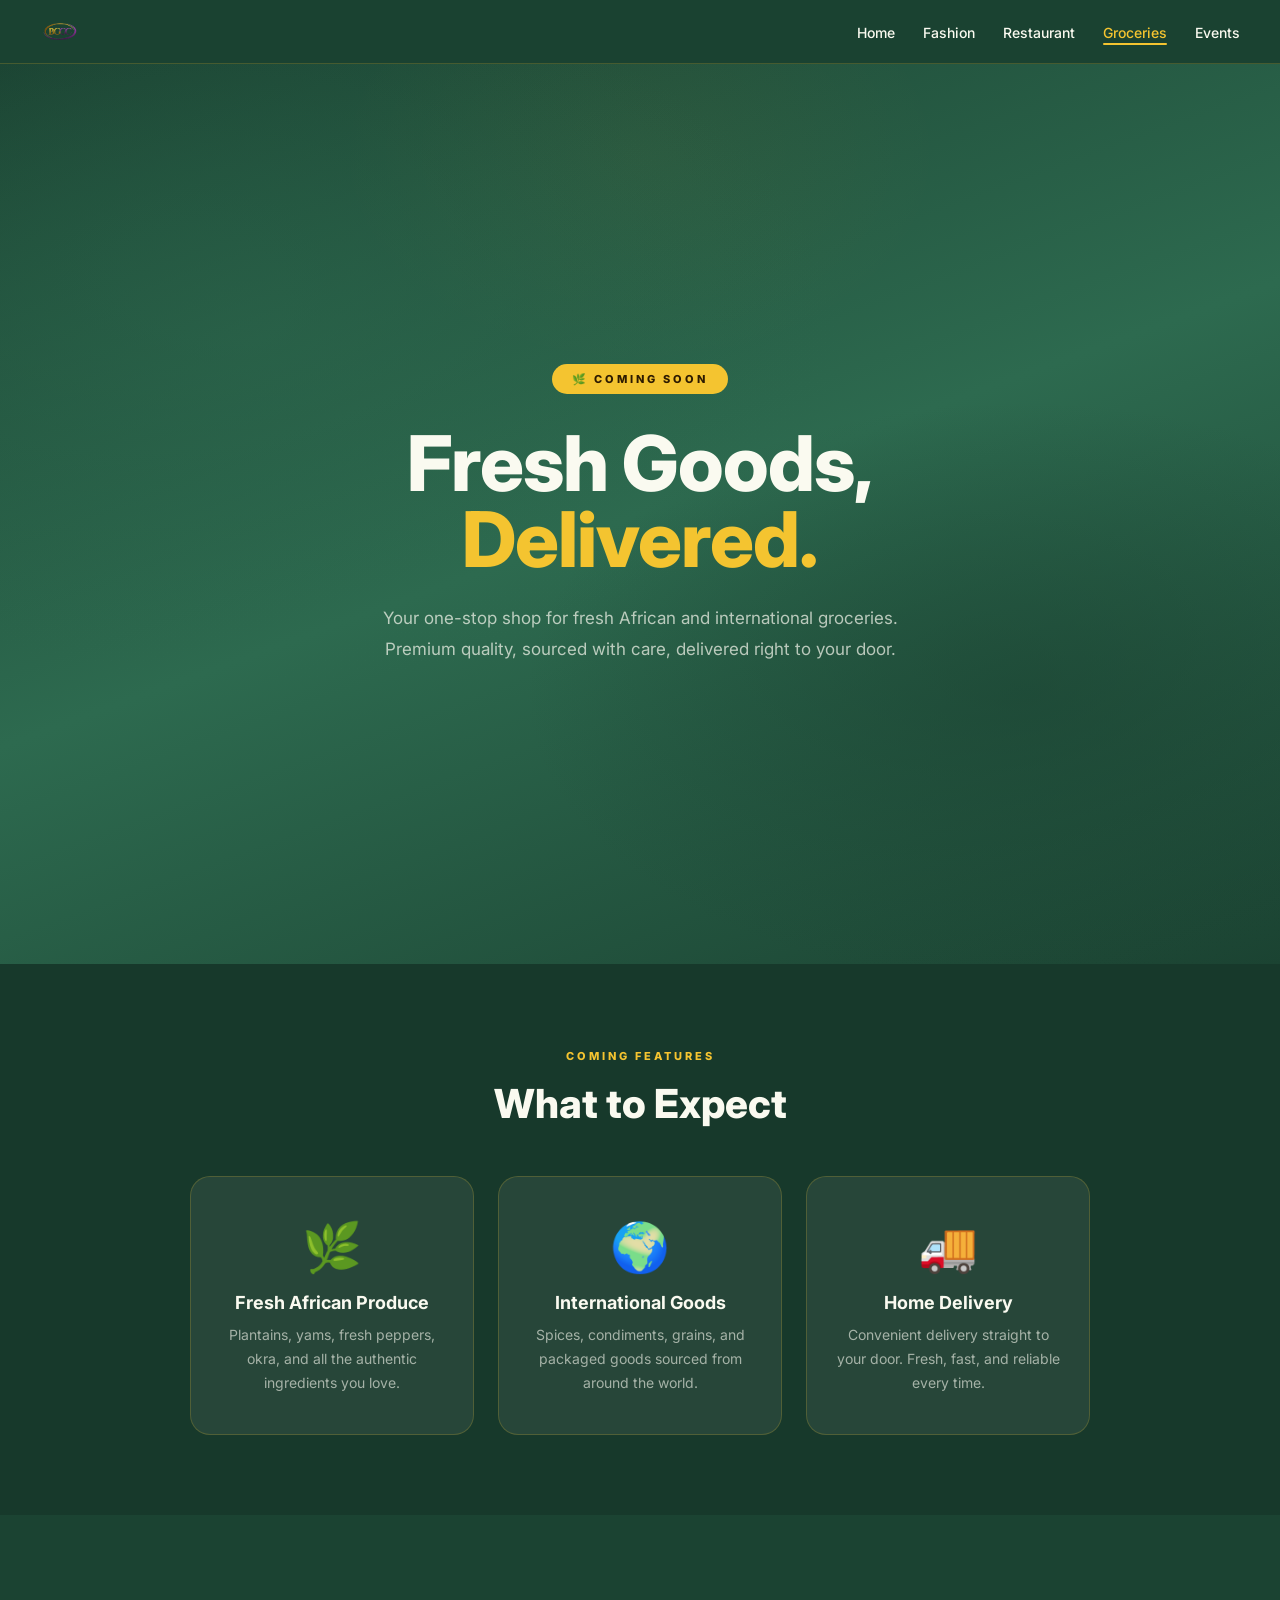
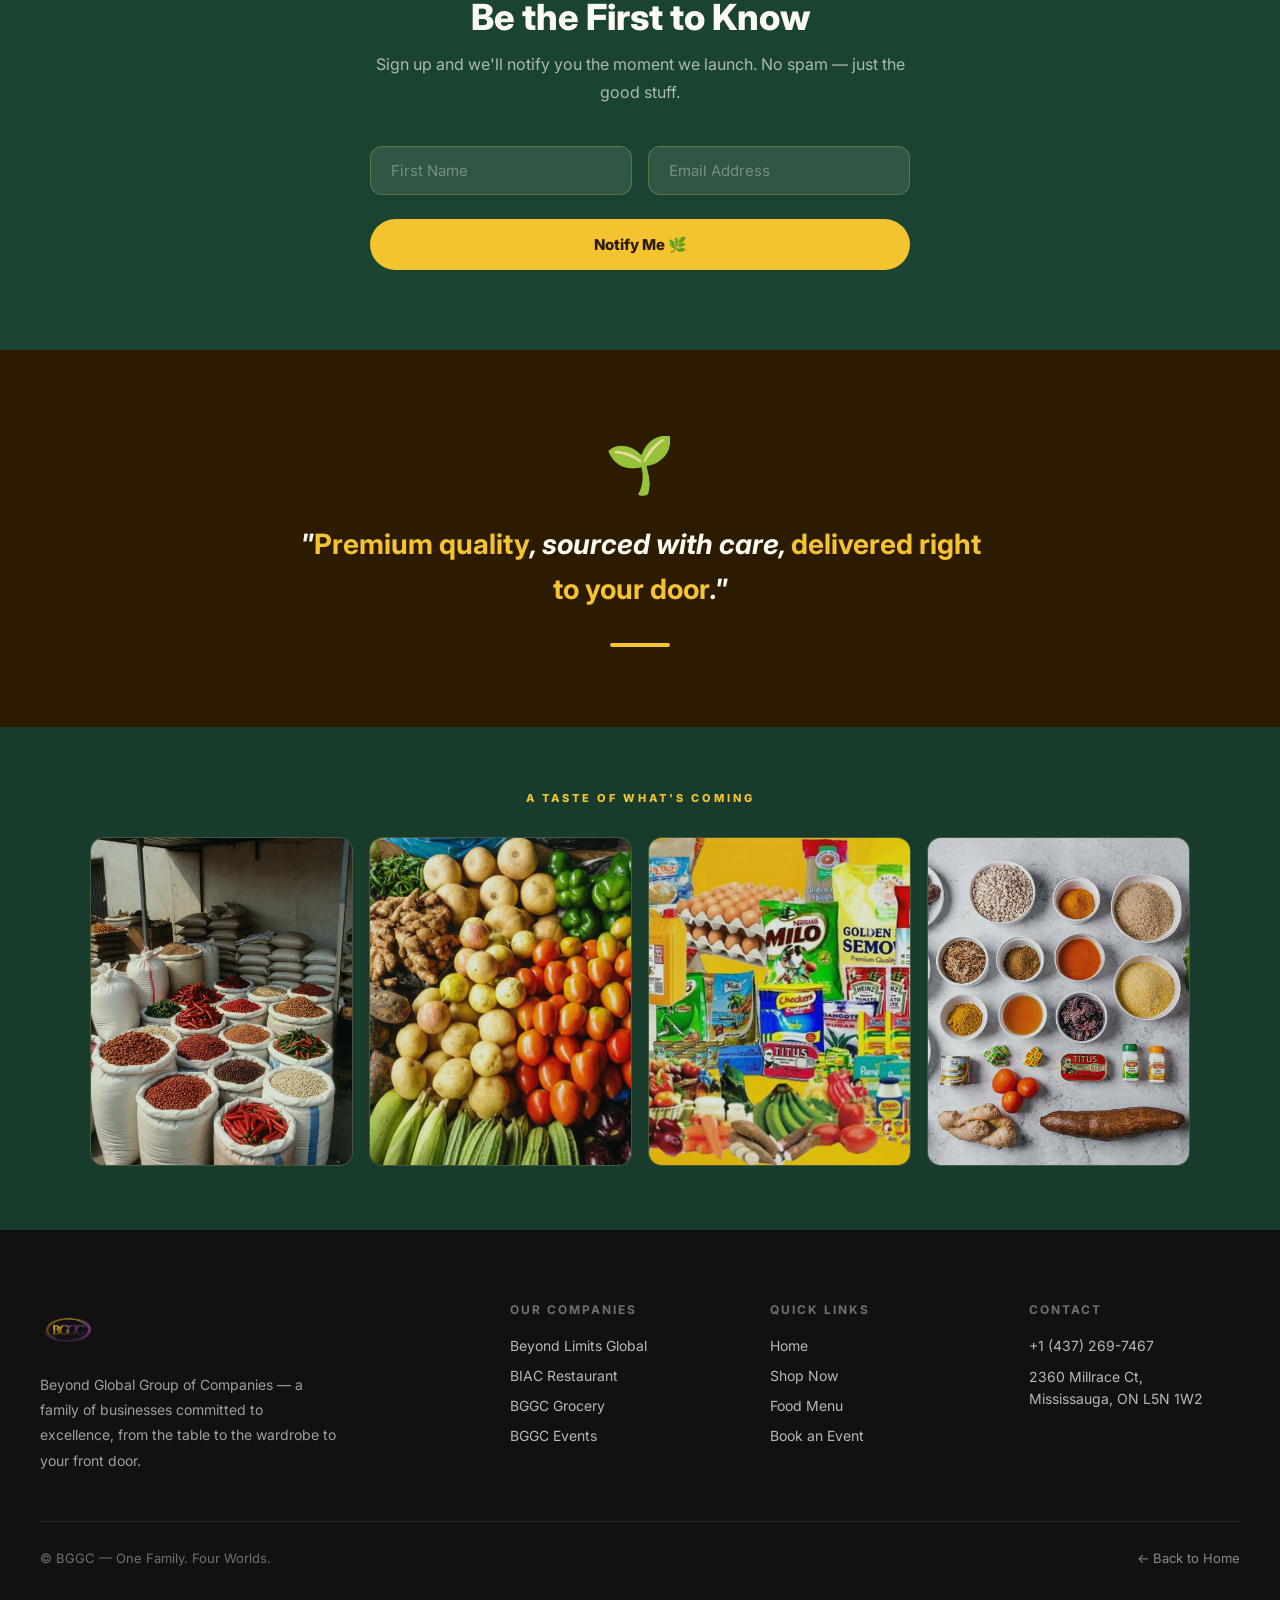
<file: grocery.html>
<!DOCTYPE html>
<html lang="en">
<head>
<meta charset="UTF-8">
<meta name="viewport" content="width=device-width, initial-scale=1.0">
<title>BGGC Grocery — Fresh Goods, Delivered</title>
<link rel="preconnect" href="https://fonts.googleapis.com">
<link href="https://fonts.googleapis.com/css2?family=Inter:wght@400;500;600;700;800&display=swap" rel="stylesheet">
<link rel="stylesheet" href="assets/css/shared.css">
<link rel="stylesheet" href="assets/css/grocery.css">
</head>
<body>

<!-- ── Progress Bar & Nav ─────────────────────────────────── -->
<div id="ux-progress"></div>
<nav>
  <a class="nav-logo" href="index.html"><img src="BGGCRM.jpeg" alt="BGGC"></a>
  <ul class="nav-links">
    <li><a href="index.html">Home</a></li>
    <li><a href="fashion.html">Fashion</a></li>
    <li><a href="restaurant.html">Restaurant</a></li>
    <li><a href="grocery.html" class="nav-active">Groceries</a></li>
    <li><a href="events.html">Events</a></li>
  </ul>
  <button class="nav-hamburger" id="navHamburger" aria-label="Menu">
    <span></span><span></span><span></span>
  </button>
</nav>
<div class="mobile-menu" id="mobileMenu"></div>
<div id="mobile-drawer" role="dialog" aria-modal="true" aria-label="Navigation menu">
  <div id="mobile-drawer-overlay"></div>
  <div id="mobile-drawer-panel">
    <button id="mobile-drawer-close" aria-label="Close menu">&#x2715;</button>
    <img id="mobile-drawer-logo" src="BGGCRM.jpeg" alt="BGGC">
    <ul id="mobile-drawer-links">
      <li><a href="index.html">Home</a></li>
      <li><a href="fashion.html">Fashion</a></li>
      <li><a href="restaurant.html">Restaurant</a></li>
      <li><a href="grocery.html" class="drawer-active">Groceries</a></li>
      <li><a href="events.html">Events</a></li>
    </ul>
  </div>
</div>

<!-- ── Hero ──────────────────────────────────────────────── -->
<section class="grocery-hero" id="hero" style="scroll-margin-top:64px">
  <div class="grocery-hero-inner">
    <div class="grocery-coming-soon">🌿 Coming Soon</div>
    <h1 class="grocery-hero-title">Fresh Goods,<br><span>Delivered.</span></h1>
    <p class="grocery-hero-sub">Your one-stop shop for fresh African and international groceries. Premium quality, sourced with care, delivered right to your door.</p>
  </div>
</section>

<!-- ── What's Coming ─────────────────────────────────────── -->
<section class="whats-coming" id="whats-coming" style="scroll-margin-top:64px">
  <div class="whats-coming-inner">
    <span class="section-label-g ux-animate">Coming Features</span>
    <h2 class="section-title-g ux-animate">What to Expect</h2>
    <div class="coming-grid">
      <div class="coming-card ux-animate">
        <div class="coming-icon">🌿</div>
        <div class="coming-name">Fresh African Produce</div>
        <div class="coming-desc">Plantains, yams, fresh peppers, okra, and all the authentic ingredients you love.</div>
      </div>
      <div class="coming-card ux-animate">
        <div class="coming-icon">🌍</div>
        <div class="coming-name">International Goods</div>
        <div class="coming-desc">Spices, condiments, grains, and packaged goods sourced from around the world.</div>
      </div>
      <div class="coming-card ux-animate">
        <div class="coming-icon">🚚</div>
        <div class="coming-name">Home Delivery</div>
        <div class="coming-desc">Convenient delivery straight to your door. Fresh, fast, and reliable every time.</div>
      </div>
    </div>
  </div>
</section>

<!-- ── Waitlist ───────────────────────────────────────────── -->
<section class="waitlist-section" id="waitlist" style="scroll-margin-top:64px">
  <div class="waitlist-inner">
    <h2 class="waitlist-title ux-animate">Be the First to Know</h2>
    <p class="waitlist-sub ux-animate">Sign up and we'll notify you the moment we launch. No spam — just the good stuff.</p>
    <div id="waitlistFormWrap">
      <form class="waitlist-form ux-animate" id="waitlistForm" onsubmit="handleWaitlistSubmit(event)">
        <div class="waitlist-row">
          <input class="waitlist-field" type="text" placeholder="First Name" required>
          <input class="waitlist-field" type="email" placeholder="Email Address" required>
        </div>
        <button type="submit" class="btn-waitlist">Notify Me 🌿</button>
      </form>
      <div class="waitlist-success" id="waitlistSuccess">
        <div class="waitlist-success-icon">✅</div>
        <div class="waitlist-success-title">You're on the list!</div>
        <div class="waitlist-success-text">We'll be in touch soon. Thanks for your interest in BGGC Grocery!</div>
      </div>
    </div>
  </div>
</section>

<!-- ── Brand Promise ──────────────────────────────────────── -->
<section class="promise-section" id="promise" style="scroll-margin-top:64px">
  <div class="promise-inner ux-animate">
    <span class="promise-icon">🌱</span>
    <p class="promise-text">"<em>Premium quality</em>, sourced with care, <em>delivered right to your door</em>."</p>
    <div style="width:60px;height:4px;background:#F4C430;border-radius:2px;margin:32px auto 0;"></div>
  </div>
</section>

<!-- ── Gallery ────────────────────────────────────────────── -->
<section class="grocery-gallery-section" id="gallery" style="scroll-margin-top:64px">
  <div class="grocery-gallery-inner">
    <span class="section-label-g ux-animate" style="display:block;text-align:center;margin-bottom:32px;">A Taste of What's Coming</span>
    <div class="grocery-gallery ux-animate">
      <div class="grocery-img"><img src="groceries-dried-goods-sacks.jpg" alt="Dried goods" loading="lazy"></div>
      <div class="grocery-img"><img src="groceries-fresh-produce-market.jpg" alt="Fresh produce" loading="lazy"></div>
      <div class="grocery-img"><img src="groceries-nigerian-ingredients-flatlay.jpeg" alt="Nigerian ingredients" loading="lazy"></div>
      <div class="grocery-img"><img src="groceries-packaged-haul..jpg" alt="Packaged goods" loading="lazy"></div>
    </div>
  </div>
</section>

<!-- ── Footer ─────────────────────────────────────────────── -->
<footer>
  <div class="footer-inner">
    <div>
      <img src="BGGCRM.jpeg" alt="BGGC Logo" class="footer-logo">
      <p class="footer-brand-desc">Beyond Global Group of Companies — a family of businesses committed to excellence, from the table to the wardrobe to your front door.</p>
    </div>
    <div>
      <p class="footer-col-title">Our Companies</p>
      <ul class="footer-links">
        <li><a href="fashion.html">Beyond Limits Global</a></li>
        <li><a href="restaurant.html">BIAC Restaurant</a></li>
        <li><a href="grocery.html">BGGC Grocery</a></li>
        <li><a href="events.html">BGGC Events</a></li>
      </ul>
    </div>
    <div>
      <p class="footer-col-title">Quick Links</p>
      <ul class="footer-links">
        <li><a href="index.html">Home</a></li>
        <li><a href="fashion.html">Shop Now</a></li>
        <li><a href="restaurant.html">Food Menu</a></li>
        <li><a href="events.html">Book an Event</a></li>
      </ul>
    </div>
    <div>
      <p class="footer-col-title">Contact</p>
      <p class="footer-contact-line">+1 (437) 269-7467</p>
      <p class="footer-contact-line">2360 Millrace Ct,<br>Mississauga, ON L5N 1W2</p>
    </div>
  </div>
  <div class="footer-bottom">
    <span>© BGGC — One Family. Four Worlds.</span>
    <a href="index.html" class="footer-back-home">← Back to Home</a>
  </div>
</footer>

<button id="back-to-top" aria-label="Back to top">&#8593;</button>

<!-- ── JavaScript ─────────────────────────────────────────── -->
<script>
(function() {
  var drawer = document.getElementById('mobile-drawer');
  function openDrawer() { drawer.classList.add('open'); document.body.style.overflow = 'hidden'; }
  function closeDrawer() { drawer.classList.remove('open'); document.body.style.overflow = ''; }
  window.closeMobileDrawer = closeDrawer;
  document.getElementById('navHamburger').addEventListener('click', openDrawer);
  document.getElementById('mobile-drawer-close').addEventListener('click', closeDrawer);
  document.getElementById('mobile-drawer-overlay').addEventListener('click', closeDrawer);
  document.querySelectorAll('#mobile-drawer-links a').forEach(function(a) {
    a.addEventListener('click', function() { closeDrawer(); });
  });
  document.addEventListener('keydown', function(e) { if (e.key === 'Escape') closeDrawer(); });

  var btt = document.getElementById('back-to-top');
  if (btt) {
    btt.addEventListener('click', function() { window.scrollTo({ top: 0, behavior: 'smooth' }); });
    window.addEventListener('scroll', function() { btt.classList.toggle('visible', window.scrollY > 400); }, { passive: true });
  }

  var progressBar = document.getElementById('ux-progress');
  if (progressBar) {
    window.addEventListener('scroll', function() {
      var docH = document.documentElement.scrollHeight - window.innerHeight;
      progressBar.style.transform = 'scaleX(' + (docH > 0 ? window.scrollY / docH : 0) + ')';
    }, { passive: true });
  }

  var animObserver = new IntersectionObserver(function(entries) {
    entries.forEach(function(entry) {
      if (entry.isIntersecting) { entry.target.classList.add('ux-visible'); animObserver.unobserve(entry.target); }
    });
  }, { rootMargin: '0px 0px -40px 0px', threshold: 0.06 });
  document.querySelectorAll('.ux-animate').forEach(function(el) { animObserver.observe(el); });
})();

function handleWaitlistSubmit(e) {
  e.preventDefault();
  document.getElementById('waitlistForm').style.display = 'none';
  document.getElementById('waitlistSuccess').classList.add('show');
}
</script>

</body>
</html>
</file>
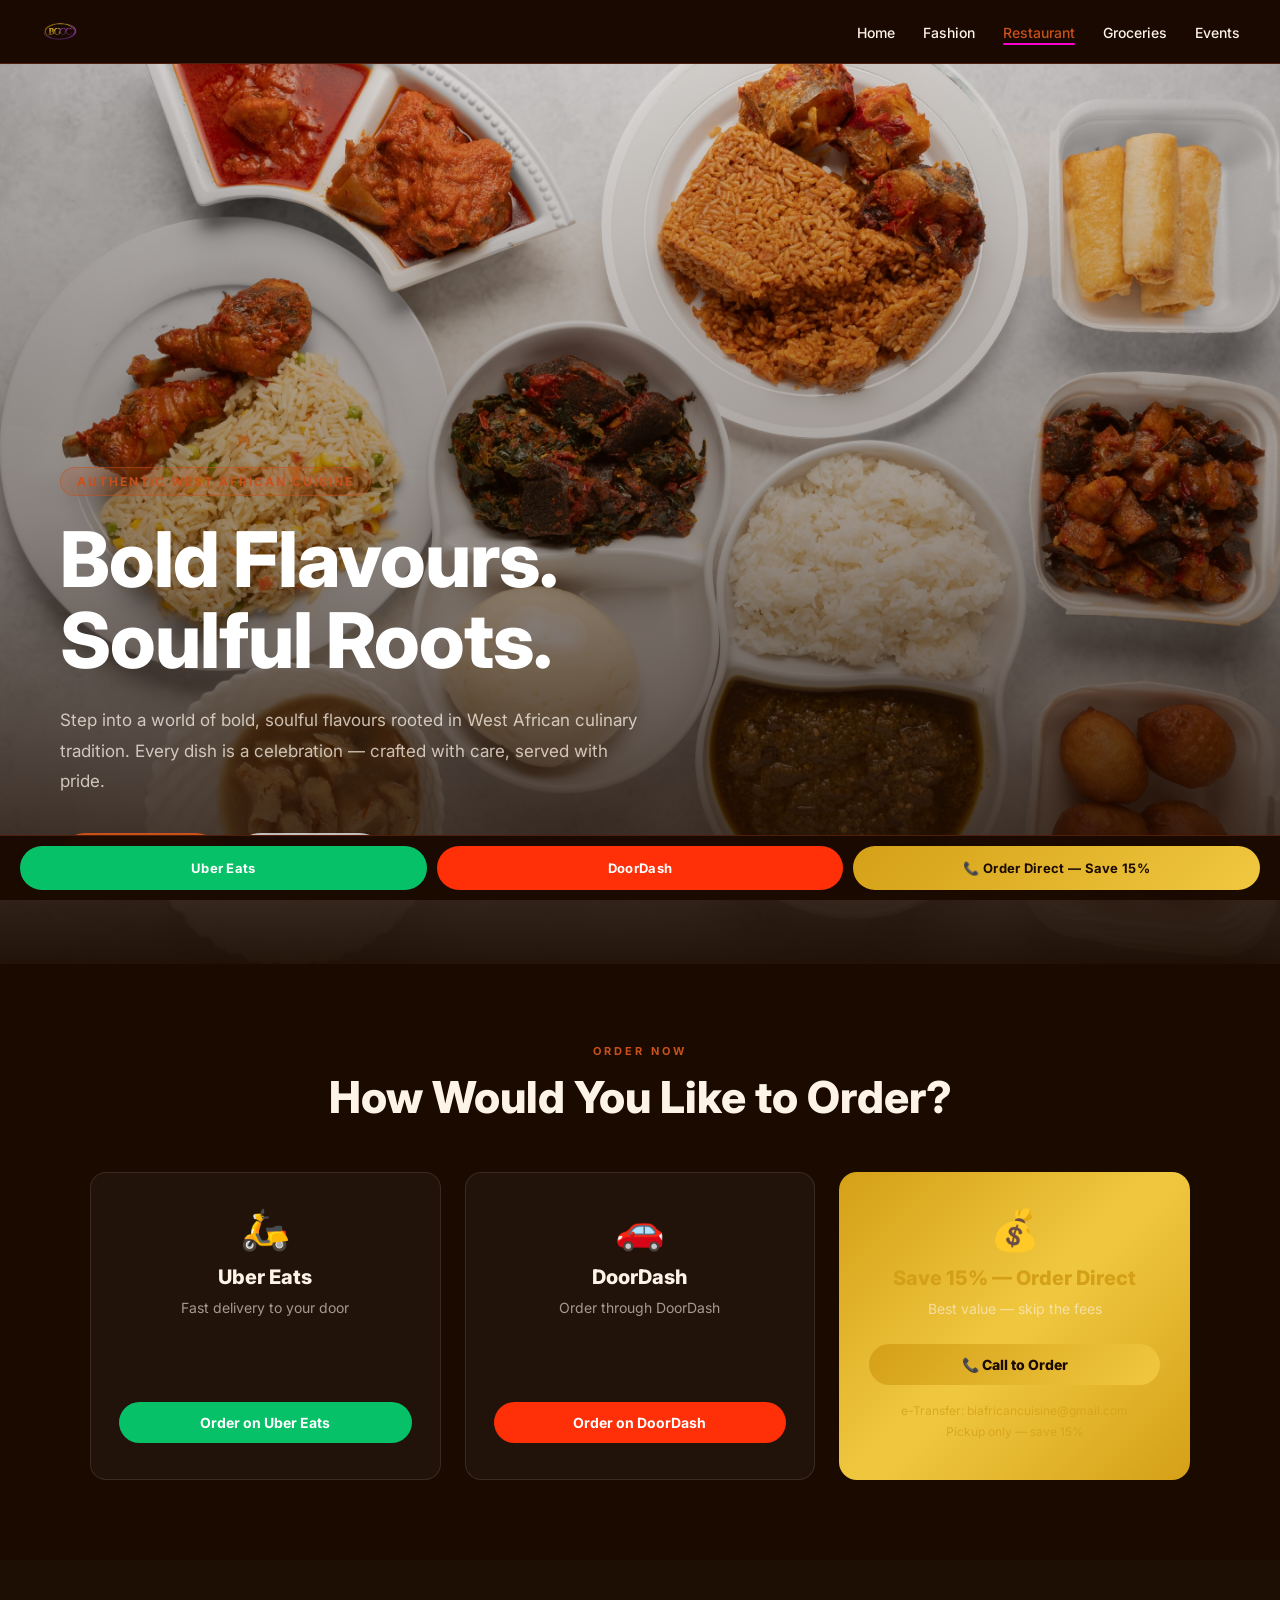
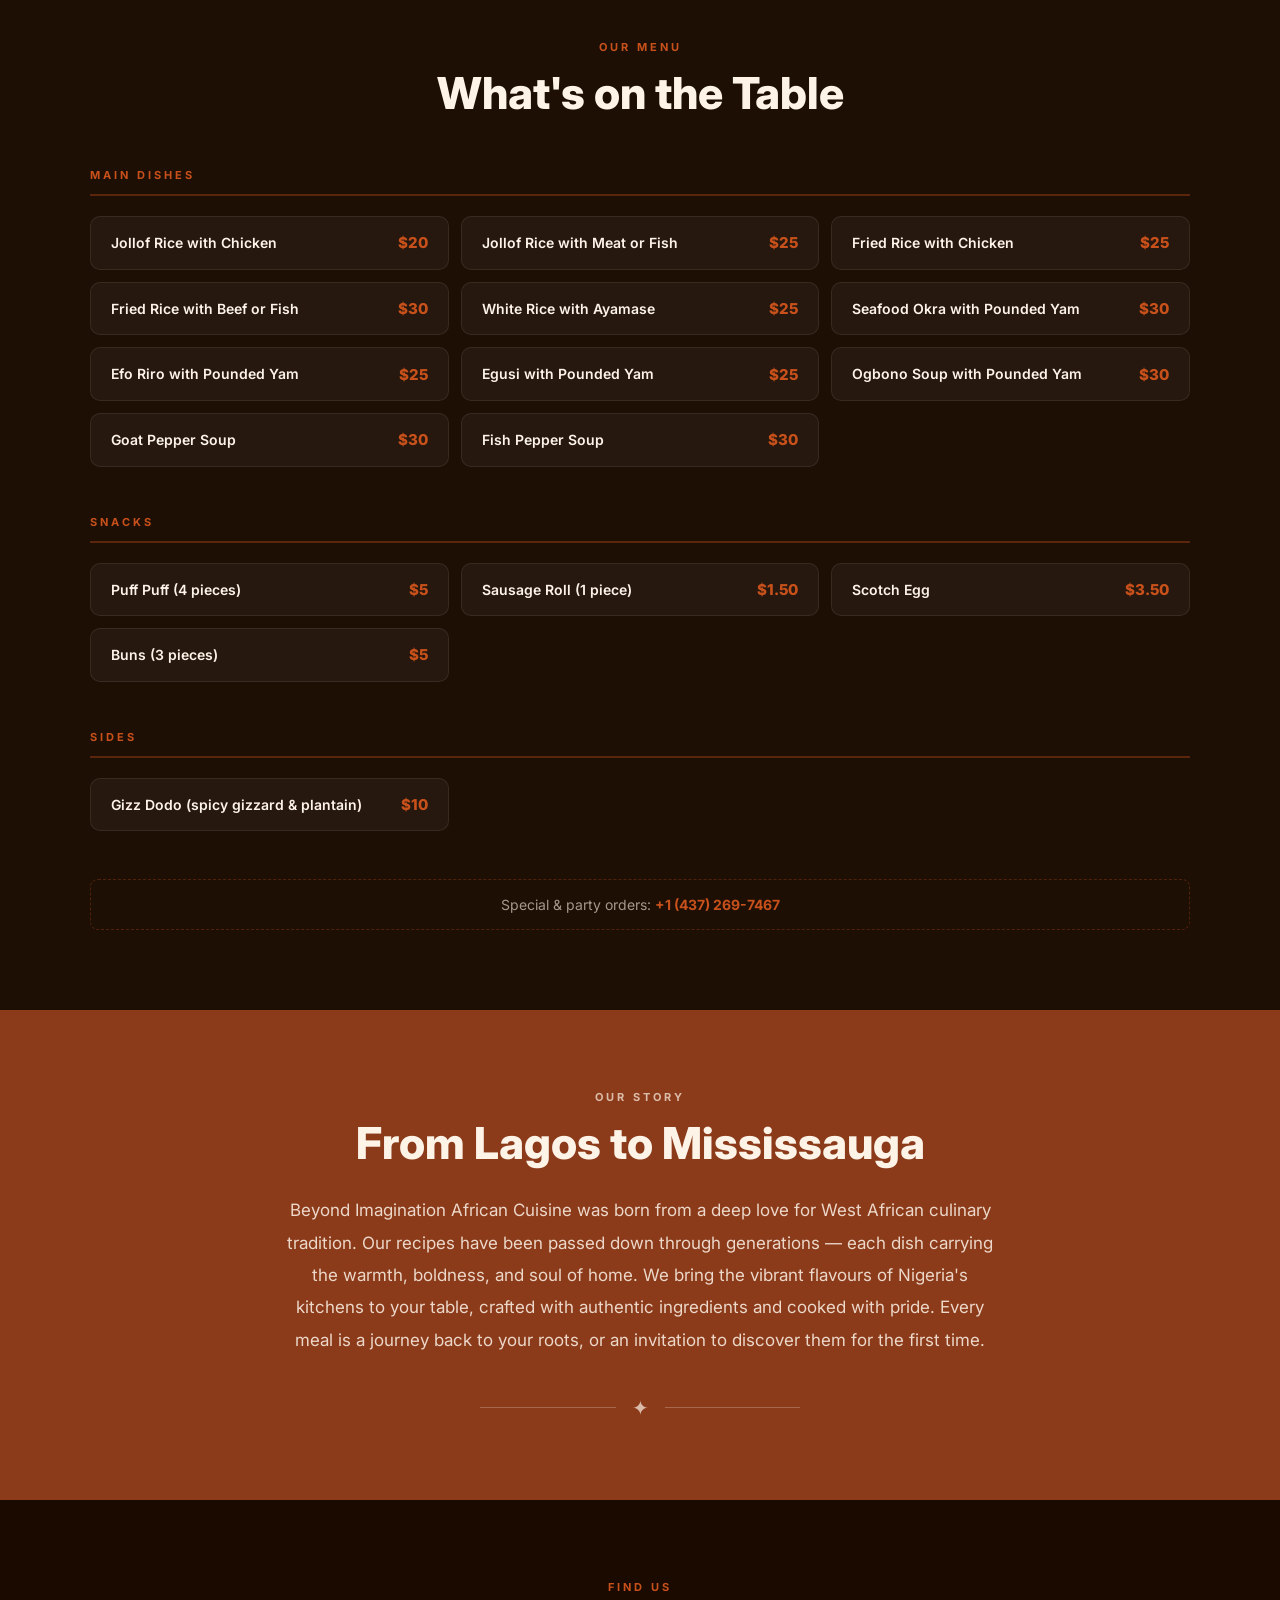
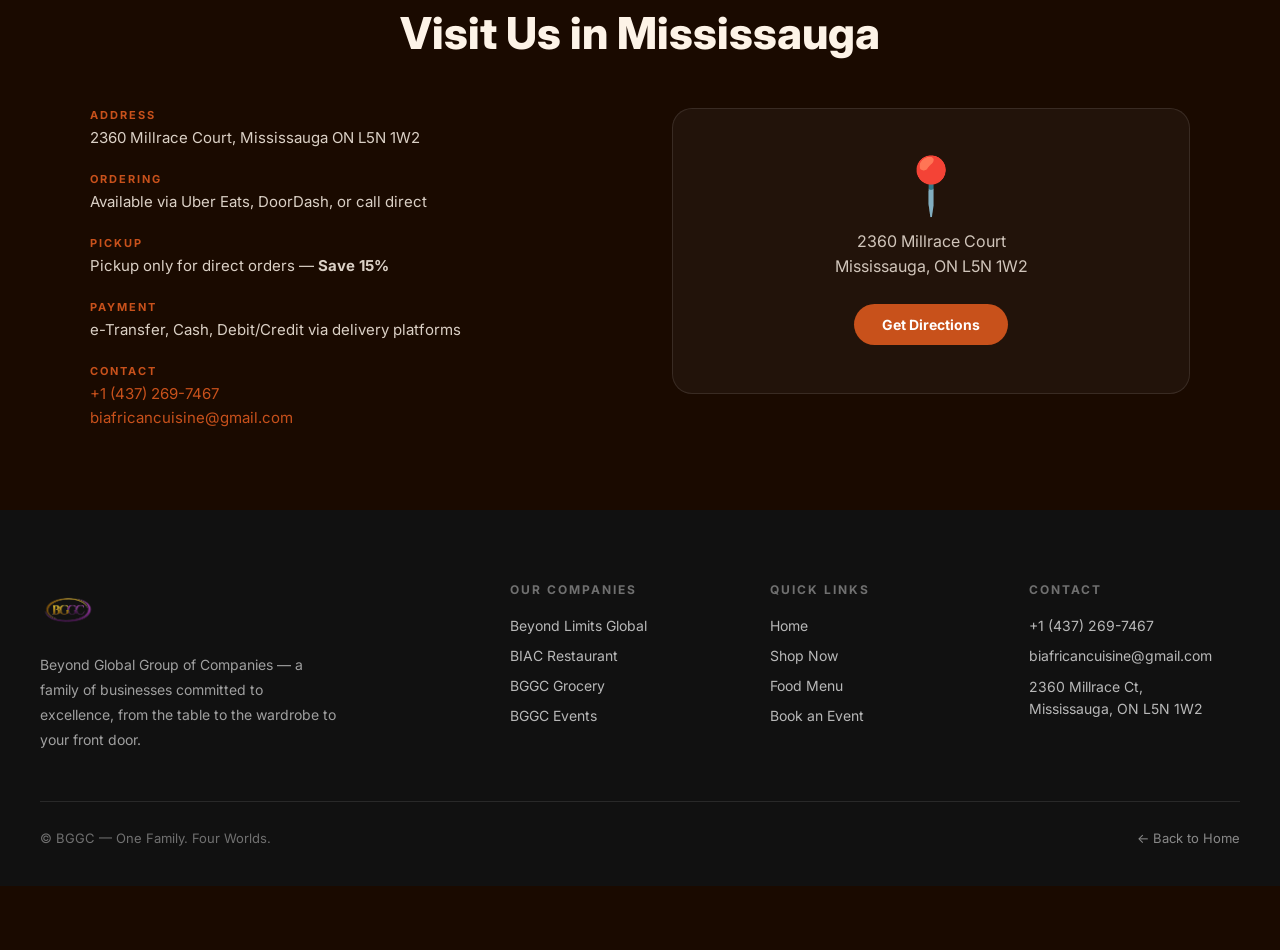
<file: restaurant.html>
<!DOCTYPE html>
<html lang="en">
<head>
<meta charset="UTF-8">
<meta name="viewport" content="width=device-width, initial-scale=1.0">
<title>Beyond Imagination African Cuisine — BGGC Restaurant</title>
<link rel="preconnect" href="https://fonts.googleapis.com">
<link href="https://fonts.googleapis.com/css2?family=Inter:wght@400;500;600;700;800&display=swap" rel="stylesheet">
<link rel="stylesheet" href="assets/css/shared.css">
<link rel="stylesheet" href="assets/css/restaurant.css">
</head>
<body>

<!-- ── Progress Bar ─────────────────────────────────────────── -->
<div id="ux-progress"></div>

<!-- ── Navigation ───────────────────────────────────────────── -->
<nav>
  <a class="nav-logo" href="index.html"><img src="BGGCRM.jpeg" alt="BGGC"></a>
  <ul class="nav-links">
    <li><a href="index.html">Home</a></li>
    <li><a href="fashion.html">Fashion</a></li>
    <li><a href="restaurant.html" class="nav-active">Restaurant</a></li>
    <li><a href="grocery.html">Groceries</a></li>
    <li><a href="events.html">Events</a></li>
  </ul>
  <button class="nav-hamburger" id="navHamburger" aria-label="Menu">
    <span></span><span></span><span></span>
  </button>
</nav>
<div class="mobile-menu" id="mobileMenu"></div>
<div id="mobile-drawer" role="dialog" aria-modal="true" aria-label="Navigation menu">
  <div id="mobile-drawer-overlay"></div>
  <div id="mobile-drawer-panel">
    <button id="mobile-drawer-close" aria-label="Close menu">&#x2715;</button>
    <img id="mobile-drawer-logo" src="BGGCRM.jpeg" alt="BGGC">
    <ul id="mobile-drawer-links">
      <li><a href="index.html">Home</a></li>
      <li><a href="fashion.html">Fashion</a></li>
      <li><a href="restaurant.html" class="drawer-active">Restaurant</a></li>
      <li><a href="grocery.html">Groceries</a></li>
      <li><a href="events.html">Events</a></li>
    </ul>
  </div>
</div>

<!-- ── Hero Section ─────────────────────────────────────────── -->
<section class="rest-hero" style="background-image:url('BIACH.jpg')">
  <div class="rest-hero-content ux-animate">
    <span class="rest-eyebrow">Authentic West African Cuisine</span>
    <h1 class="rest-hero-title">Bold Flavours.<br>Soulful Roots.</h1>
    <p class="rest-hero-sub">Step into a world of bold, soulful flavours rooted in West African culinary tradition. Every dish is a celebration — crafted with care, served with pride.</p>
    <div class="rest-hero-ctas">
      <a href="#ordering" class="btn-order-online">Order Online</a>
      <a href="#menu" class="btn-view-menu">View Menu</a>
    </div>
  </div>
</section>

<!-- ── Ordering Section ──────────────────────────────────────── -->
<section class="order-section" id="ordering">
  <span class="section-label">Order Now</span>
  <h2 class="section-title ux-animate">How Would You Like to Order?</h2>
  <div class="order-cards">

    <!-- Uber Eats -->
    <div class="order-card order-card-uber ux-animate">
      <div class="order-card-icon">🛵</div>
      <h3 class="order-card-title">Uber Eats</h3>
      <p class="order-card-sub">Fast delivery to your door</p>
      <a class="order-card-btn btn-ubereats"
         href="https://www.ubereats.com/store-browse-uuid/eda0b1ff-ae0c-5fe2-b3d4-d16f2f03b7f9?diningMode=DELIVERY"
         target="_blank" rel="noopener">Order on Uber Eats</a>
    </div>

    <!-- DoorDash -->
    <div class="order-card order-card-doordash ux-animate">
      <div class="order-card-icon">🚗</div>
      <h3 class="order-card-title">DoorDash</h3>
      <p class="order-card-sub">Order through DoorDash</p>
      <a class="order-card-btn btn-doordash"
         href="https://www.doordash.com/en-CA/store/beyond-imagination-african-cuisine-mississauga-38214347/87155546/"
         target="_blank" rel="noopener">Order on DoorDash</a>
    </div>

    <!-- Direct Order — Gold highlight -->
    <div class="order-card order-card-direct ux-animate">
      <div class="order-card-icon">💰</div>
      <h3 class="order-card-title">Save 15% — Order Direct</h3>
      <p class="order-card-sub">Best value — skip the fees</p>
      <a class="order-card-btn" href="tel:+14372697467">📞 Call to Order</a>
      <div class="order-card-direct-extra">
        <div>e-Transfer: biafricancuisine@gmail.com</div>
        <div>Pickup only — save 15%</div>
      </div>
    </div>

  </div>
</section>

<!-- ── Menu Section ──────────────────────────────────────────── -->
<section class="menu-section" id="menu">
  <span class="section-label">Our Menu</span>
  <h2 class="section-title">What's on the Table</h2>
  <div class="menu-section-inner">

    <!-- Main Dishes -->
    <div class="menu-category">
      <h3 class="menu-cat-title">Main Dishes</h3>
      <div class="menu-cards-grid">
        <div class="menu-card">
          <span class="menu-card-name">Jollof Rice with Chicken</span>
          <span class="menu-card-price">$20</span>
        </div>
        <div class="menu-card">
          <span class="menu-card-name">Jollof Rice with Meat or Fish</span>
          <span class="menu-card-price">$25</span>
        </div>
        <div class="menu-card">
          <span class="menu-card-name">Fried Rice with Chicken</span>
          <span class="menu-card-price">$25</span>
        </div>
        <div class="menu-card">
          <span class="menu-card-name">Fried Rice with Beef or Fish</span>
          <span class="menu-card-price">$30</span>
        </div>
        <div class="menu-card">
          <span class="menu-card-name">White Rice with Ayamase</span>
          <span class="menu-card-price">$25</span>
        </div>
        <div class="menu-card">
          <span class="menu-card-name">Seafood Okra with Pounded Yam</span>
          <span class="menu-card-price">$30</span>
        </div>
        <div class="menu-card">
          <span class="menu-card-name">Efo Riro with Pounded Yam</span>
          <span class="menu-card-price">$25</span>
        </div>
        <div class="menu-card">
          <span class="menu-card-name">Egusi with Pounded Yam</span>
          <span class="menu-card-price">$25</span>
        </div>
        <div class="menu-card">
          <span class="menu-card-name">Ogbono Soup with Pounded Yam</span>
          <span class="menu-card-price">$30</span>
        </div>
        <div class="menu-card">
          <span class="menu-card-name">Goat Pepper Soup</span>
          <span class="menu-card-price">$30</span>
        </div>
        <div class="menu-card">
          <span class="menu-card-name">Fish Pepper Soup</span>
          <span class="menu-card-price">$30</span>
        </div>
      </div>
    </div>

    <!-- Snacks -->
    <div class="menu-category">
      <h3 class="menu-cat-title">Snacks</h3>
      <div class="menu-cards-grid">
        <div class="menu-card">
          <span class="menu-card-name">Puff Puff (4 pieces)</span>
          <span class="menu-card-price">$5</span>
        </div>
        <div class="menu-card">
          <span class="menu-card-name">Sausage Roll (1 piece)</span>
          <span class="menu-card-price">$1.50</span>
        </div>
        <div class="menu-card">
          <span class="menu-card-name">Scotch Egg</span>
          <span class="menu-card-price">$3.50</span>
        </div>
        <div class="menu-card">
          <span class="menu-card-name">Buns (3 pieces)</span>
          <span class="menu-card-price">$5</span>
        </div>
      </div>
    </div>

    <!-- Sides -->
    <div class="menu-category">
      <h3 class="menu-cat-title">Sides</h3>
      <div class="menu-cards-grid">
        <div class="menu-card">
          <span class="menu-card-name">Gizz Dodo (spicy gizzard &amp; plantain)</span>
          <span class="menu-card-price">$10</span>
        </div>
      </div>
    </div>

    <!-- Special note -->
    <p class="menu-special-note">
      Special &amp; party orders: <a href="tel:+14372697467">+1 (437) 269-7467</a>
    </p>

  </div>
</section>

<!-- ── Our Story Section ─────────────────────────────────────── -->
<section class="story-section">
  <div class="story-inner ux-animate">
    <span class="section-label">Our Story</span>
    <h2 class="section-title">From Lagos to Mississauga</h2>
    <p class="story-body">Beyond Imagination African Cuisine was born from a deep love for West African culinary tradition. Our recipes have been passed down through generations — each dish carrying the warmth, boldness, and soul of home. We bring the vibrant flavours of Nigeria's kitchens to your table, crafted with authentic ingredients and cooked with pride. Every meal is a journey back to your roots, or an invitation to discover them for the first time.</p>
    <div class="story-divider">
      <span class="story-divider-icon">✦</span>
    </div>
  </div>
</section>

<!-- ── Location & Hours Section ──────────────────────────────── -->
<section class="location-section">
  <span class="section-label">Find Us</span>
  <h2 class="section-title">Visit Us in Mississauga</h2>
  <div class="location-inner ux-animate">

    <!-- Left column: details -->
    <div class="location-details">
      <ul class="location-info-list">
        <li class="location-info-item">
          <span class="location-info-label">Address</span>
          <span class="location-info-value">2360 Millrace Court, Mississauga ON L5N 1W2</span>
        </li>
        <li class="location-info-item">
          <span class="location-info-label">Ordering</span>
          <span class="location-info-value">Available via Uber Eats, DoorDash, or call direct</span>
        </li>
        <li class="location-info-item">
          <span class="location-info-label">Pickup</span>
          <span class="location-info-value">Pickup only for direct orders — <strong>Save 15%</strong></span>
        </li>
        <li class="location-info-item">
          <span class="location-info-label">Payment</span>
          <span class="location-info-value">e-Transfer, Cash, Debit/Credit via delivery platforms</span>
        </li>
        <li class="location-info-item">
          <span class="location-info-label">Contact</span>
          <span class="location-info-value">
            <a href="tel:+14372697467">+1 (437) 269-7467</a><br>
            <a href="mailto:biafricancuisine@gmail.com">biafricancuisine@gmail.com</a>
          </span>
        </li>
      </ul>
    </div>

    <!-- Right column: map placeholder -->
    <div class="map-placeholder">
      <div class="map-pin-icon">📍</div>
      <p class="map-address-text">
        2360 Millrace Court<br>
        Mississauga, ON L5N 1W2
      </p>
      <a class="map-directions-link"
         href="https://maps.google.com/?q=2360+Millrace+Court+Mississauga+ON"
         target="_blank" rel="noopener">Get Directions</a>
    </div>

  </div>
</section>

<!-- ── Sticky CTA Bar ─────────────────────────────────────────── -->
<div id="rest-cta-bar">
  <a class="cta-bar-btn cta-bar-uber"
     href="https://www.ubereats.com/store-browse-uuid/eda0b1ff-ae0c-5fe2-b3d4-d16f2f03b7f9?diningMode=DELIVERY"
     target="_blank" rel="noopener">Uber Eats</a>
  <a class="cta-bar-btn cta-bar-doordash"
     href="https://www.doordash.com/en-CA/store/beyond-imagination-african-cuisine-mississauga-38214347/87155546/"
     target="_blank" rel="noopener">DoorDash</a>
  <a class="cta-bar-btn cta-bar-direct" href="tel:+14372697467">📞 Order Direct — Save 15%</a>
</div>

<!-- ── Footer ────────────────────────────────────────────────── -->
<footer>
  <div class="footer-inner">
    <div>
      <img src="BGGCRM.jpeg" alt="BGGC Logo" class="footer-logo">
      <p class="footer-brand-desc">Beyond Global Group of Companies — a family of businesses committed to excellence, from the table to the wardrobe to your front door.</p>
    </div>
    <div>
      <p class="footer-col-title">Our Companies</p>
      <ul class="footer-links">
        <li><a href="fashion.html">Beyond Limits Global</a></li>
        <li><a href="restaurant.html">BIAC Restaurant</a></li>
        <li><a href="grocery.html">BGGC Grocery</a></li>
        <li><a href="events.html">BGGC Events</a></li>
      </ul>
    </div>
    <div>
      <p class="footer-col-title">Quick Links</p>
      <ul class="footer-links">
        <li><a href="index.html">Home</a></li>
        <li><a href="fashion.html">Shop Now</a></li>
        <li><a href="restaurant.html">Food Menu</a></li>
        <li><a href="events.html">Book an Event</a></li>
      </ul>
    </div>
    <div>
      <p class="footer-col-title">Contact</p>
      <p class="footer-contact-line">+1 (437) 269-7467</p>
      <p class="footer-contact-line">biafricancuisine@gmail.com</p>
      <p class="footer-contact-line">2360 Millrace Ct,<br>Mississauga, ON L5N 1W2</p>
    </div>
  </div>
  <div class="footer-bottom">
    <span>© BGGC — One Family. Four Worlds.</span>
    <a href="index.html" class="footer-back-home">← Back to Home</a>
  </div>
</footer>

<!-- ── Back to Top ────────────────────────────────────────────── -->
<button id="back-to-top" aria-label="Back to top">&#8593;</button>

<!-- ── JavaScript ─────────────────────────────────────────────── -->
<script>
(function() {
  // Mobile drawer
  var drawer = document.getElementById('mobile-drawer');
  function openDrawer() { drawer.classList.add('open'); document.body.style.overflow = 'hidden'; }
  function closeDrawer() { drawer.classList.remove('open'); document.body.style.overflow = ''; }
  window.closeMobileDrawer = closeDrawer;
  var hamburger = document.getElementById('navHamburger');
  if (hamburger) hamburger.addEventListener('click', openDrawer);
  document.getElementById('mobile-drawer-close').addEventListener('click', closeDrawer);
  document.getElementById('mobile-drawer-overlay').addEventListener('click', closeDrawer);
  document.querySelectorAll('#mobile-drawer-links a').forEach(function(a) {
    a.addEventListener('click', function() { closeDrawer(); });
  });
  document.addEventListener('keydown', function(e) { if (e.key === 'Escape') closeDrawer(); });

  // Back to top
  var btt = document.getElementById('back-to-top');
  if (btt) {
    btt.addEventListener('click', function() { window.scrollTo({ top: 0, behavior: 'smooth' }); });
    window.addEventListener('scroll', function() {
      btt.classList.toggle('visible', window.scrollY > 400);
    }, { passive: true });
  }

  // Progress bar
  var progressBar = document.getElementById('ux-progress');
  if (progressBar) {
    window.addEventListener('scroll', function() {
      var docH = document.documentElement.scrollHeight - window.innerHeight;
      progressBar.style.transform = 'scaleX(' + (docH > 0 ? window.scrollY / docH : 0) + ')';
    }, { passive: true });
  }

  // Entrance animations
  var animEls = document.querySelectorAll('.ux-animate');
  var animObserver = new IntersectionObserver(function(entries) {
    entries.forEach(function(entry) {
      if (entry.isIntersecting) {
        entry.target.classList.add('ux-visible');
        animObserver.unobserve(entry.target);
      }
    });
  }, { rootMargin: '0px 0px -40px 0px', threshold: 0.06 });
  animEls.forEach(function(el) { animObserver.observe(el); });

  // Smooth scroll for anchor links
  document.querySelectorAll('a[href^="#"]').forEach(function(a) {
    a.addEventListener('click', function(e) {
      var id = a.getAttribute('href').slice(1);
      var el = document.getElementById(id);
      if (el) { e.preventDefault(); el.scrollIntoView({ behavior: 'smooth' }); }
    });
  });
})();
</script>

</body>
</html>
</file>
<file: assets/css/shared.css>
/* ═══════════════════════════════════════════════════════════
   BGGC — Shared Stylesheet
   Beyond Global Group of Companies
   All pages link to this file.
═══════════════════════════════════════════════════════════ */

/* ── Root Variables ── */
:root {
  --white:    #FFFFFF;
  --magenta:  #FF00CC;
  --black:    #111111;
  --body-txt: #555555;
  --lavender: #F5F0FF;
  --star:     #F5A623;
  --strike:   #999999;
  --border:   #E8E8E8;
  --gold:     #FFD700;
  --nav-h:    64px;
}

/* ── Reset ── */
*, *::before, *::after { margin: 0; padding: 0; box-sizing: border-box; }
html { scroll-behavior: smooth; overflow-x: hidden; scroll-padding-top: 64px; }
body {
  font-family: 'Inter', sans-serif;
  background: var(--white);
  color: var(--body-txt);
  overflow-x: hidden;
  font-size: 16px;
  padding-top: var(--nav-h);
}
a { text-decoration: none; }
img { max-width: 100%; }

/* ── Global Nav ── */
nav {
  position: fixed; top: 0; left: 0; right: 0; z-index: 1000;
  background: var(--white); border-bottom: 1px solid var(--border);
  padding: 0 40px; height: var(--nav-h);
  display: flex; align-items: center; justify-content: space-between;
}
.nav-logo { text-decoration: none; flex-shrink: 0; display: flex; align-items: center; }
.nav-logo img { height: 40px; width: auto; object-fit: contain; }
.nav-links { display: flex; align-items: center; gap: 28px; list-style: none; }
.nav-links a { font-size: 14px; font-weight: 500; color: var(--black); transition: color .2s; }
.nav-links a:hover { color: var(--magenta); }
.nav-links a.nav-active { color: var(--magenta); position: relative; }
.nav-links a.nav-active::after {
  content: ''; position: absolute; bottom: -4px; left: 0; right: 0;
  height: 2px; background: var(--magenta); border-radius: 2px;
}
.nav-phone { font-size: 14px; font-weight: 600; color: var(--black); flex-shrink: 0; }
.nav-hamburger {
  display: none; flex-direction: column; gap: 5px; cursor: pointer;
  background: none; border: none; padding: 6px;
}
.nav-hamburger span { display: block; width: 24px; height: 2px; background: var(--black); border-radius: 2px; }

/* ── Mobile Drawer ── */
.mobile-menu { display: none !important; }
#mobile-drawer { position: fixed; inset: 0; z-index: 2000; pointer-events: none; }
#mobile-drawer-overlay {
  position: absolute; inset: 0; background: rgba(0,0,0,.6);
  opacity: 0; transition: opacity .35s;
}
#mobile-drawer-panel {
  position: absolute; top: 0; right: 0; bottom: 0;
  width: min(300px, 88vw); background: #111;
  display: flex; flex-direction: column;
  padding: 24px 28px 40px;
  transform: translateX(105%);
  transition: transform .38s cubic-bezier(.16,1,.3,1);
  overflow-y: auto;
}
#mobile-drawer.open { pointer-events: all; }
#mobile-drawer.open #mobile-drawer-overlay { opacity: 1; }
#mobile-drawer.open #mobile-drawer-panel { transform: translateX(0); }
#mobile-drawer-close {
  align-self: flex-end; background: none; border: none;
  color: rgba(255,255,255,.6); font-size: 28px; cursor: pointer;
  line-height: 1; padding: 0; margin-bottom: 20px; transition: color .2s;
}
#mobile-drawer-close:hover { color: #fff; }
#mobile-drawer-logo { height: 44px; width: auto; object-fit: contain; margin-bottom: 32px; display: block; }
#mobile-drawer-links { list-style: none; padding: 0; margin: 0; display: flex; flex-direction: column; }
#mobile-drawer-links a {
  font-size: 19px; font-weight: 700; color: rgba(255,255,255,.8);
  padding: 15px 0; display: block;
  border-bottom: 1px solid rgba(255,255,255,.08);
  transition: color .2s;
}
#mobile-drawer-links a:last-child { border-bottom: none; }
#mobile-drawer-links a:hover, #mobile-drawer-links a.drawer-active { color: #FFD700; }

/* ── Footer ── */
footer { background: var(--black); color: var(--white); padding: 72px 40px 40px; }
.footer-inner {
  max-width: 1280px; margin: 0 auto;
  display: grid; grid-template-columns: 2fr 1fr 1fr 1fr; gap: 48px; margin-bottom: 48px;
}
.footer-logo { height: 56px; width: auto; object-fit: contain; margin-bottom: 14px; display: block; }
.footer-brand-desc { font-size: 14px; color: rgba(255,255,255,.6); line-height: 1.8; max-width: 300px; }
.footer-col-title { font-size: 12px; font-weight: 700; letter-spacing: 2px; text-transform: uppercase; color: rgba(255,255,255,.4); margin-bottom: 18px; }
.footer-links { list-style: none; display: flex; flex-direction: column; gap: 10px; }
.footer-links a { font-size: 14px; color: rgba(255,255,255,.7); transition: color .2s; }
.footer-links a:hover { color: var(--white); }
.footer-contact-line { font-size: 14px; color: rgba(255,255,255,.7); margin-bottom: 8px; line-height: 1.6; }
.footer-bottom {
  max-width: 1280px; margin: 0 auto; padding-top: 28px;
  border-top: 1px solid rgba(255,255,255,.1);
  display: flex; align-items: center; justify-content: space-between;
  font-size: 13px; color: rgba(255,255,255,.4);
  flex-wrap: wrap; gap: 8px;
}
.footer-powered { font-size: 13px; color: rgba(255,255,255,.4); }
.footer-powered a { color: var(--magenta); text-decoration: none; font-weight: 600; }
.footer-powered a:hover { text-decoration: underline; }
.footer-back-home { color: rgba(255,255,255,.5); font-size: 13px; transition: color .2s; }
.footer-back-home:hover { color: #FFD700; }

/* ── Utility Buttons ── */
.btn-primary {
  background: var(--magenta); color: var(--white); padding: 15px 36px;
  border-radius: 50px; font-size: 15px; font-weight: 700; border: none; cursor: pointer;
  display: inline-block; transition: all .25s; font-family: 'Inter', sans-serif;
}
.btn-primary:hover { background: #dd00b0; transform: translateY(-2px); box-shadow: 0 10px 28px rgba(255,0,204,.4); }
.btn-outline-white {
  background: transparent; color: #111; padding: 14px 36px;
  border-radius: 50px; font-size: 15px; font-weight: 700;
  border: 2px solid rgba(0,0,0,.3); display: inline-block; transition: all .25s;
  font-family: 'Inter', sans-serif;
}
.btn-outline-white:hover { background: rgba(0,0,0,.06); border-color: var(--magenta); color: var(--magenta); }

/* ── Sticky CTA Bar (Restaurant) ── */
#rest-cta-bar {
  position: fixed; bottom: 0; left: 0; right: 0; z-index: 800;
  background: rgba(10,10,0,.97); border-top: 1px solid rgba(200,81,27,.35);
  backdrop-filter: blur(12px);
  padding: 10px 20px;
  display: flex; align-items: center; justify-content: center; gap: 10px; flex-wrap: wrap;
}
.cta-bar-btn {
  padding: 10px 24px; border-radius: 50px; font-size: 13px; font-weight: 700;
  border: none; cursor: pointer; transition: all .2s;
  text-decoration: none; display: inline-flex; align-items: center; gap: 6px;
  font-family: 'Inter', sans-serif;
}
.cta-bar-uber    { background: #06C167; color: #fff; }
.cta-bar-uber:hover { background: #04a355; transform: translateY(-1px); }
.cta-bar-doordash { background: #FF3008; color: #fff; }
.cta-bar-doordash:hover { background: #dd2700; transform: translateY(-1px); }
.cta-bar-direct  { background: linear-gradient(135deg, #D4A017, #a8780e); color: #1A0A00; font-weight: 800; }
.cta-bar-direct:hover { transform: translateY(-1px); box-shadow: 0 4px 16px rgba(212,160,23,.4); }
@media (max-width: 480px) { .cta-bar-btn { padding: 8px 14px; font-size: 12px; } }

/* ── Page Scroll Progress Bar ── */
#ux-progress {
  position: fixed; top: 0; left: 0; right: 0; z-index: 2001;
  height: 3px; background: #FFD700;
  transform-origin: left center; transform: scaleX(0);
  transition: transform .08s linear; pointer-events: none;
}

/* ── Back to Top ── */
#back-to-top {
  position: fixed; bottom: 88px; right: 18px; z-index: 900;
  width: 46px; height: 46px; border-radius: 50%;
  background: #FFD700; color: #111; border: none;
  font-size: 20px; font-weight: 800; line-height: 1;
  cursor: pointer; display: flex; align-items: center; justify-content: center;
  box-shadow: 0 4px 16px rgba(255,215,0,.45);
  opacity: 0; pointer-events: none;
  transition: opacity .3s, transform .3s;
  transform: translateY(14px);
}
#back-to-top.visible { opacity: 1; pointer-events: all; transform: translateY(0); }
#back-to-top:hover { background: #e6c400; transform: translateY(-3px) !important; }

/* ── Scroll Dots ── */
#scroll-dots {
  position: fixed; right: 18px; top: 50%; transform: translateY(-50%);
  z-index: 900; display: flex; flex-direction: column; gap: 14px;
  list-style: none; padding: 0; margin: 0;
}
.scroll-dot {
  width: 10px; height: 10px; border-radius: 50%; padding: 0;
  background: rgba(255,255,255,.15);
  border: 2px solid rgba(255,255,255,.6);
  box-shadow: 0 0 0 1.5px rgba(0,0,0,.35);
  cursor: pointer; transition: all .3s ease;
}
.scroll-dot.active { background: #FFD700; border-color: #FFD700; transform: scale(1.5); box-shadow: 0 0 8px rgba(255,215,0,.6); }
.scroll-dot:hover:not(.active) { background: rgba(255,215,0,.45); transform: scale(1.25); }

/* ── Section Entrance Animations ── */
@keyframes ux-fade-up {
  from { opacity: 0; transform: translateY(32px); }
  to   { opacity: 1; transform: translateY(0); }
}
.ux-animate { opacity: 0; }
.ux-animate.ux-visible { animation: ux-fade-up .55s ease both; }
@media (prefers-reduced-motion: reduce) {
  .ux-animate, .ux-animate.ux-visible { animation: none !important; opacity: 1 !important; transform: none !important; }
}

/* ── Responsive ── */
@media (max-width: 1024px) {
  .footer-inner { grid-template-columns: repeat(2,1fr); gap: 32px; }
}
@media (max-width: 768px) {
  nav { padding: 0 20px; }
  .nav-links, .nav-phone { display: none; }
  .nav-hamburger { display: flex; }
  footer { padding: 48px 20px 32px; }
  .footer-inner { grid-template-columns: 1fr; gap: 28px; }
  #scroll-dots { display: none; }
  #back-to-top { bottom: 72px; right: 14px; width: 42px; height: 42px; font-size: 18px; }
}
</file>
<file: assets/css/index.css>
/* ═══════════════════════════════════════════════════════════
   BGGC — Homepage Stylesheet (index.css)
   Loaded only by index.html — overrides shared.css as needed.
═══════════════════════════════════════════════════════════ */

/* ── Hero is full-screen; nav floats over it ── */
body { padding-top: 0; }

/* ════════════════════════════════
   NAV — dark by default, transparent over hero
════════════════════════════════ */
nav {
  background: #111;
  border-bottom: 1px solid rgba(255,255,255,.1);
  transition: background .35s ease, border-color .35s ease;
}
nav .nav-links a             { color: rgba(255,255,255,.85); }
nav .nav-links a:hover        { color: #C9A84C; }
nav .nav-links a.nav-active   { color: #C9A84C; }
nav .nav-links a.nav-active::after { background: #C9A84C; }
nav .nav-phone               { color: rgba(255,255,255,.85); }
nav .nav-hamburger span      { background: #fff; }

nav.nav-transparent {
  background: transparent;
  border-bottom-color: transparent;
}

/* ════════════════════════════════
   HERO — CSS animated background
════════════════════════════════ */
#hero {
  position: relative;
  width: 100%;
  height: 100vh;
  height: 100svh;
  min-height: 600px;
  display: flex;
  align-items: center;
  justify-content: center;
  overflow: hidden;
  background:
    radial-gradient(ellipse at 20% 50%, rgba(201,168,76,0.15) 0%, transparent 60%),
    radial-gradient(ellipse at 80% 20%, rgba(139,69,19,0.2)  0%, transparent 55%),
    radial-gradient(ellipse at 60% 80%, rgba(201,168,76,0.08) 0%, transparent 50%),
    #0a0a0a;
}

/* Orb 1 */
#hero::before {
  content: '';
  position: absolute;
  top: -100px; left: -100px;
  width: 600px; height: 600px;
  border-radius: 50%;
  background: rgba(201,168,76,0.18);
  filter: blur(60px);
  animation: orbDrift1 35s ease-in-out infinite alternate;
  will-change: transform;
  pointer-events: none;
  z-index: 0;
}

/* Orb 2 */
#hero::after {
  content: '';
  position: absolute;
  bottom: -100px; right: -100px;
  width: 500px; height: 500px;
  border-radius: 50%;
  background: rgba(139,69,19,0.22);
  filter: blur(80px);
  animation: orbDrift2 40s ease-in-out infinite alternate;
  will-change: transform;
  pointer-events: none;
  z-index: 0;
}

/* Orb 3 */
.hero-orb {
  position: absolute;
  top: 50%; left: 50%;
  transform: translate(-50%, -50%);
  width: 400px; height: 400px;
  border-radius: 50%;
  background: rgba(201,168,76,0.1);
  filter: blur(90px);
  animation: orbDrift3 45s ease-in-out infinite alternate;
  will-change: transform;
  pointer-events: none;
  z-index: 0;
}

/* Noise texture */
.hero-noise {
  position: absolute;
  inset: 0;
  background-image: url("data:image/svg+xml,%3Csvg viewBox='0 0 256 256' xmlns='http://www.w3.org/2000/svg'%3E%3Cfilter id='noise'%3E%3CfeTurbulence type='fractalNoise' baseFrequency='0.9' numOctaves='4' stitchTiles='stitch'/%3E%3C/filter%3E%3Crect width='100%25' height='100%25' filter='url(%23noise)' opacity='0.04'/%3E%3C/svg%3E");
  background-size: 200px 200px;
  opacity: 0.35;
  pointer-events: none;
  z-index: 1;
}

@keyframes orbDrift1 {
  0%   { transform: translate(0px, 0px) scale(1); }
  33%  { transform: translate(80px, 60px) scale(1.1); }
  66%  { transform: translate(40px, 120px) scale(0.95); }
  100% { transform: translate(100px, 40px) scale(1.05); }
}
@keyframes orbDrift2 {
  0%   { transform: translate(0px, 0px) scale(1); }
  33%  { transform: translate(-60px, -80px) scale(1.08); }
  66%  { transform: translate(-120px, -40px) scale(0.92); }
  100% { transform: translate(-80px, -100px) scale(1.1); }
}
@keyframes orbDrift3 {
  0%   { transform: translate(-50%, -50%) scale(1);    opacity: 0.8; }
  50%  { transform: translate(-45%, -55%) scale(1.15); opacity: 1; }
  100% { transform: translate(-55%, -45%) scale(0.9);  opacity: 0.6; }
}

/* Hero content */
.hero-content {
  position: relative;
  z-index: 2;
  text-align: center;
  padding: 0 24px;
  display: flex;
  flex-direction: column;
  align-items: center;
  gap: 28px;
}

.hero-logo {
  width: 100px;
  height: auto;
  object-fit: contain;
  animation-delay: .1s;
}

.hero-headline {
  font-family: 'Playfair Display', Georgia, serif;
  font-size: clamp(40px, 7vw, 88px);
  font-weight: 900;
  color: #fff;
  line-height: 1.1;
  letter-spacing: -0.01em;
  animation-delay: .2s;
}

.hero-sub {
  font-size: clamp(12px, 1.5vw, 15px);
  font-weight: 400;
  color: #C9A84C;
  letter-spacing: 0.2em;
  animation-delay: .35s;
}

.hero-cta {
  display: inline-block;
  padding: 14px 42px;
  border: 2px solid #C9A84C;
  color: #C9A84C;
  background: transparent;
  border-radius: 50px;
  font-size: 14px;
  font-weight: 600;
  letter-spacing: 0.1em;
  text-transform: uppercase;
  text-decoration: none;
  transition: background .25s, color .25s, transform .25s;
  animation-delay: .5s;
}
.hero-cta:hover { background: #C9A84C; color: #111; transform: translateY(-2px); }

/* Scroll indicator */
.scroll-indicator {
  position: absolute;
  bottom: 36px; left: 50%;
  transform: translateX(-50%);
  z-index: 2;
  display: flex; flex-direction: column; align-items: center; gap: 6px;
}
.scroll-indicator-arrow {
  width: 18px; height: 18px;
  border-right: 2px solid rgba(201,168,76,.7);
  border-bottom: 2px solid rgba(201,168,76,.7);
  transform: rotate(45deg);
  animation: bounce-arrow 2s ease-in-out infinite;
}
@keyframes bounce-arrow {
  0%, 100% { transform: rotate(45deg) translateY(0);   opacity: .8; }
  50%       { transform: rotate(45deg) translateY(7px); opacity: .35; }
}

/* ── Mobile orb overrides ── */
@media (max-width: 768px) {
  #hero::before { width: 300px; height: 300px; filter: blur(30px); animation-duration: 25s; }
  #hero::after  { width: 300px; height: 300px; filter: blur(35px); animation-duration: 30s; }
  .hero-orb     { width: 250px; height: 250px; filter: blur(40px); animation-duration: 28s; }
}

/* ════════════════════════════════
   BRAND CARDS
════════════════════════════════ */
#brands {
  background: linear-gradient(160deg, #0a0a0a 0%, #111008 50%, #0a0a0a 100%);
  padding: 96px 40px;
  scroll-margin-top: var(--nav-h);
  position: relative;
  overflow: hidden;
}
.brands-inner { max-width: 1200px; margin: 0 auto; position: relative; z-index: 1; }

/* Parallax background layers — shared base */
.brands-parallax-bg,
.restaurant-parallax-bg,
.fashion-parallax-bg,
.grocery-parallax-bg,
.events-parallax-bg {
  position: absolute;
  inset: -20% 0;
  z-index: 0;
  pointer-events: none;
  will-change: transform;
}

/* #brands — kente-inspired diamond pattern */
.brands-parallax-bg {
  background-image: url("data:image/svg+xml,%3Csvg width='40' height='40' xmlns='http://www.w3.org/2000/svg'%3E%3Cpath d='M20 0L40 20L20 40L0 20Z' fill='none' stroke='rgba(201,168,76,0.045)' stroke-width='0.8'/%3E%3Cpath d='M20 8L32 20L20 32L8 20Z' fill='none' stroke='rgba(201,168,76,0.045)' stroke-width='0.5'/%3E%3C/svg%3E");
  background-size: 40px 40px;
}

.section-eyebrow {
  text-align: center;
  font-size: 11px;
  font-weight: 700;
  letter-spacing: 0.3em;
  text-transform: uppercase;
  color: #C9A84C;
  margin-bottom: 14px;
}

.section-heading {
  text-align: center;
  font-family: 'Playfair Display', Georgia, serif;
  font-size: clamp(28px, 4vw, 48px);
  font-weight: 700;
  color: #fff;
  margin-bottom: 60px;
  letter-spacing: 0.02em;
}

.brand-grid {
  display: grid;
  grid-template-columns: 1fr 1fr;
  gap: 24px;
}

.brand-card {
  position: relative;
  display: block;
  border-radius: 16px;
  overflow: hidden;
  min-height: 420px;
  text-decoration: none;
  transition: transform .4s cubic-bezier(.16,1,.3,1), box-shadow .4s;
}
.brand-card:hover {
  transform: translateY(-6px);
  box-shadow: 0 24px 64px rgba(0,0,0,.65);
}

.card-bg {
  position: absolute; inset: 0;
  background-size: cover;
  background-position: center;
  transition: transform .6s ease;
}
.brand-card:hover .card-bg { transform: scale(1.04); }

.card-overlay {
  position: absolute; inset: 0;
  background: linear-gradient(to top, rgba(0,0,0,.85) 0%, rgba(0,0,0,.3) 100%);
  transition: background .4s;
}
.brand-card:hover .card-overlay {
  background: linear-gradient(to top, var(--accent, #111) 0%, rgba(0,0,0,.5) 100%);
}

.card-content {
  position: relative;
  z-index: 2;
  min-height: 420px;
  display: flex;
  flex-direction: column;
  justify-content: flex-end;
  padding: 32px;
}

.card-name {
  font-family: 'Playfair Display', Georgia, serif;
  font-size: clamp(22px, 3vw, 34px);
  font-weight: 700;
  color: #fff;
  margin-bottom: 8px;
  line-height: 1.1;
}
.card-desc { font-size: 14px; color: rgba(255,255,255,.72); line-height: 1.6; margin-bottom: 22px; }

.card-enter {
  display: inline-flex; align-items: center; gap: 6px;
  font-size: 12px; font-weight: 700; letter-spacing: 0.14em;
  text-transform: uppercase; color: #C9A84C;
}
.card-arrow { display: inline-block; transition: transform .3s; }
.brand-card:hover .card-arrow { transform: translateX(5px); }

/* Mobile: horizontal scroll snap */
@media (max-width: 767px) {
  #brands { padding: 72px 0; }
  .brands-inner { max-width: 100%; }
  .section-eyebrow, .section-heading { padding: 0 24px; }
  .section-heading { margin-bottom: 40px; }
  .brand-grid {
    grid-template-columns: none;
    display: flex;
    overflow-x: auto;
    scroll-snap-type: x mandatory;
    gap: 16px;
    padding: 0 8vw 24px;
    -webkit-overflow-scrolling: touch;
    scrollbar-width: none;
  }
  .brand-grid::-webkit-scrollbar { display: none; }
  .brand-card {
    flex: 0 0 85vw;
    scroll-snap-align: start;
    min-height: 380px;
    border-radius: 12px;
  }
  .card-content { min-height: 380px; }
}

/* ════════════════════════════════
   PREVIEW SECTIONS (3A–3D)
════════════════════════════════ */
.preview-section {
  padding: 100px 0;
  scroll-margin-top: var(--nav-h);
}

.preview-inner {
  max-width: 1200px;
  margin: 0 auto;
  padding: 0 40px;
  display: grid;
  grid-template-columns: 1fr 1fr;
  gap: 80px;
  align-items: center;
}

.preview-image img {
  width: 100%;
  height: 500px;
  object-fit: cover;
  border-radius: 12px;
  display: block;
}

/* ── 3A Restaurant ── */
.preview-restaurant {
  background: linear-gradient(135deg, #1a0a00 0%, #0d0500 60%, #1a0800 100%);
  border-left: 3px solid #C8511B;
  position: relative;
  overflow: hidden;
}
.restaurant-parallax-bg {
  background-image: url("data:image/svg+xml,%3Csvg width='24' height='24' xmlns='http://www.w3.org/2000/svg'%3E%3Ccircle cx='12' cy='12' r='1.5' fill='rgba(200,81,27,0.06)'/%3E%3C/svg%3E");
  background-size: 24px 24px;
}
.preview-restaurant::after {
  content: '';
  position: absolute;
  inset: 0;
  background: radial-gradient(ellipse at 0% 100%, rgba(200, 81, 27, 0.12) 0%, transparent 60%);
  z-index: 0;
  pointer-events: none;
}
.preview-restaurant > .preview-inner { position: relative; z-index: 1; }
.preview-restaurant .preview-label { color: #d96a37; }
.preview-restaurant .preview-cta-secondary { color: #d96a37; }

/* ── 3B Fashion ── */
.preview-fashion {
  background: linear-gradient(135deg, #2D0A4E 0%, #0a060d 55%, #1a0a30 100%);
  border-left: 3px solid #5A1A8A;
  position: relative;
  overflow: hidden;
}
.fashion-parallax-bg {
  background-image: url("data:image/svg+xml,%3Csvg width='32' height='32' xmlns='http://www.w3.org/2000/svg'%3E%3Cline x1='0' y1='32' x2='32' y2='0' stroke='rgba(201,168,76,0.05)' stroke-width='0.6'/%3E%3Cline x1='-8' y1='24' x2='24' y2='-8' stroke='rgba(201,168,76,0.05)' stroke-width='0.6'/%3E%3Cline x1='8' y1='40' x2='40' y2='8' stroke='rgba(201,168,76,0.05)' stroke-width='0.6'/%3E%3C/svg%3E");
  background-size: 32px 32px;
}
.preview-fashion::after {
  content: '';
  position: absolute;
  inset: 0;
  background: radial-gradient(ellipse at 100% 0%, rgba(74, 13, 128, 0.35) 0%, transparent 60%);
  z-index: 0;
  pointer-events: none;
}
.preview-fashion > .preview-inner { position: relative; z-index: 1; }
.preview-fashion .preview-label { color: #9B59B6; }
.preview-fashion .preview-cta-secondary { color: #9B59B6; }

/* ── 3D Events ── */
.preview-events {
  background: linear-gradient(135deg, #1A1A2E 0%, #0a0a0a 55%, #13131f 100%);
  border-left: 3px solid #C9A84C;
  position: relative;
  overflow: hidden;
}
.events-parallax-bg {
  background-image: url("data:image/svg+xml,%3Csvg width='36' height='36' xmlns='http://www.w3.org/2000/svg'%3E%3Ccircle cx='18' cy='18' r='6' fill='none' stroke='rgba(201,168,76,0.055)' stroke-width='0.5'/%3E%3Ccircle cx='18' cy='18' r='2' fill='none' stroke='rgba(201,168,76,0.055)' stroke-width='0.5'/%3E%3Cline x1='18' y1='12' x2='18' y2='0' stroke='rgba(201,168,76,0.035)' stroke-width='0.4'/%3E%3Cline x1='24' y1='18' x2='36' y2='18' stroke='rgba(201,168,76,0.035)' stroke-width='0.4'/%3E%3Cline x1='18' y1='24' x2='18' y2='36' stroke='rgba(201,168,76,0.035)' stroke-width='0.4'/%3E%3Cline x1='12' y1='18' x2='0' y2='18' stroke='rgba(201,168,76,0.035)' stroke-width='0.4'/%3E%3C/svg%3E");
  background-size: 36px 36px;
}
.preview-events::after {
  content: '';
  position: absolute;
  inset: 0;
  background: radial-gradient(ellipse at 100% 100%, rgba(201, 168, 76, 0.1) 0%, transparent 55%);
  z-index: 0;
  pointer-events: none;
}
.preview-events > .preview-inner { position: relative; z-index: 1; }
.preview-events .preview-label { color: #C9A84C; }
.preview-events .preview-cta-secondary { color: #C9A84C; }

/* Shared content styles */
.preview-label {
  display: block;
  font-size: 10px;
  font-weight: 700;
  letter-spacing: 0.28em;
  text-transform: uppercase;
  margin-bottom: 14px;
}

.preview-heading {
  font-family: 'Playfair Display', Georgia, serif;
  font-size: clamp(28px, 3.5vw, 44px);
  font-weight: 700;
  color: #fff;
  line-height: 1.15;
  margin-bottom: 28px;
}

.preview-pills {
  list-style: none;
  display: flex;
  flex-direction: column;
  gap: 12px;
  margin-bottom: 32px;
}
.preview-pills li {
  font-size: 15px;
  color: rgba(255,255,255,.8);
  line-height: 1.55;
}

.preview-values {
  list-style: none;
  display: flex;
  flex-direction: column;
  gap: 14px;
  margin-bottom: 36px;
}
.preview-values li { font-size: 15px; color: rgba(255,255,255,.8); line-height: 1.55; }

/* Gold callout box */
.preview-callout {
  background: rgba(201,168,76,0.09);
  border: 1px solid rgba(201,168,76,0.28);
  border-radius: 10px;
  padding: 20px 24px;
  display: flex;
  gap: 16px;
  align-items: flex-start;
  margin-bottom: 24px;
}
.callout-emoji { font-size: 22px; flex-shrink: 0; line-height: 1.4; }
.preview-callout strong {
  display: block;
  color: #C9A84C;
  font-size: 15px;
  font-weight: 700;
  margin-bottom: 4px;
}
.preview-callout p {
  color: rgba(255,255,255,.6);
  font-size: 13px;
  line-height: 1.6;
  margin-bottom: 12px;
}

/* CTA buttons */
.preview-cta-primary {
  display: inline-block;
  background: #C9A84C;
  color: #111;
  padding: 10px 22px;
  border-radius: 50px;
  font-size: 13px;
  font-weight: 700;
  text-decoration: none;
  transition: background .2s, transform .2s;
}
.preview-cta-primary:hover { background: #b8963e; transform: translateY(-1px); }

.preview-cta-secondary {
  display: inline-block;
  font-size: 14px;
  font-weight: 600;
  letter-spacing: 0.06em;
  text-decoration: none;
  transition: letter-spacing .25s, opacity .25s;
}
.preview-cta-secondary:hover { letter-spacing: 0.12em; opacity: .75; }

/* ── 3C Grocery — centered full-width ── */
.preview-grocery {
  background: linear-gradient(160deg, #1B4332 0%, #0d2b1f 50%, #1B4332 100%);
  border-top: 1px solid rgba(27,67,50,.4);
  border-bottom: 1px solid rgba(27,67,50,.4);
  text-align: center;
  padding: 100px 40px;
  scroll-margin-top: var(--nav-h);
  position: relative;
  overflow: hidden;
}
.grocery-parallax-bg {
  background-image: url("data:image/svg+xml,%3Csvg width='48' height='48' xmlns='http://www.w3.org/2000/svg'%3E%3Cpolygon points='24,2 46,14 46,34 24,46 2,34 2,14' fill='none' stroke='rgba(244,196,48,0.05)' stroke-width='0.6'/%3E%3C/svg%3E");
  background-size: 48px 48px;
}
.preview-grocery::after {
  content: '';
  position: absolute;
  inset: 0;
  background: radial-gradient(ellipse at 50% 0%, rgba(244, 196, 48, 0.08) 0%, transparent 50%);
  z-index: 0;
  pointer-events: none;
}
.preview-grocery > .preview-centered-inner { position: relative; z-index: 1; }
.preview-centered-inner {
  max-width: 700px;
  margin: 0 auto;
  display: flex;
  flex-direction: column;
  align-items: center;
  gap: 28px;
}
.coming-soon-badge {
  display: inline-block;
  background: rgba(27,67,50,0.55);
  border: 1px solid rgba(74,222,128,0.35);
  color: #4ade80;
  font-size: 11px;
  font-weight: 700;
  letter-spacing: 0.28em;
  text-transform: uppercase;
  padding: 8px 22px;
  border-radius: 50px;
  animation: pulse-badge 3s ease-in-out infinite;
}
@keyframes pulse-badge {
  0%, 100% { box-shadow: 0 0 0 0 rgba(74,222,128,0);    opacity: 1; }
  50%       { box-shadow: 0 0 0 8px rgba(74,222,128,0.07); opacity: .85; }
}
.preview-grocery .preview-heading { font-size: clamp(28px, 4vw, 52px); margin-bottom: 0; }
.preview-subtext {
  font-size: clamp(15px, 1.8vw, 18px);
  color: rgba(255,255,255,.58);
  line-height: 1.75;
  max-width: 520px;
}
.grocery-teasers {
  display: flex;
  gap: 36px;
  flex-wrap: wrap;
  justify-content: center;
}
.teaser-item { font-size: 15px; color: rgba(255,255,255,.72); font-weight: 500; }
.preview-grocery .preview-cta-secondary { color: #4ade80; font-size: 15px; }

/* ── Events: stats row ── */
.preview-stats {
  display: flex;
  gap: 36px;
  margin-bottom: 24px;
  flex-wrap: wrap;
}
.stat-item { display: flex; flex-direction: column; gap: 4px; }
.stat-item strong {
  font-family: 'Playfair Display', Georgia, serif;
  font-size: 28px;
  font-weight: 700;
  color: #C9A84C;
  line-height: 1;
}
.stat-item span {
  font-size: 11px;
  color: rgba(255,255,255,.5);
  text-transform: uppercase;
  letter-spacing: 0.1em;
}
.preview-body {
  font-size: 15px;
  color: rgba(255,255,255,.68);
  line-height: 1.75;
  margin-bottom: 28px;
}

/* Mobile preview sections */
@media (max-width: 767px) {
  .preview-section { padding: 72px 0; }
  .preview-inner   { grid-template-columns: 1fr; gap: 36px; padding: 0 24px; }
  .preview-image img { height: 260px; }
  /* On mobile, flipped sections: image visually goes first */
  .preview-flipped .preview-image { order: -1; }
  .preview-grocery { padding: 72px 24px; }
  .grocery-teasers { gap: 20px; flex-direction: column; align-items: center; }
  .preview-stats   { gap: 24px; }
}

/* ════════════════════════════════
   ABOUT STRIP
════════════════════════════════ */
#about {
  background: linear-gradient(180deg, #0f0f0f 0%, #141410 50%, #0f0f0f 100%);
  padding: 100px 40px;
  text-align: center;
  scroll-margin-top: var(--nav-h);
  position: relative;
  overflow: hidden;
}
#about::before {
  content: '';
  position: absolute;
  inset: 0;
  background-image: url("data:image/svg+xml,%3Csvg width='40' height='40' xmlns='http://www.w3.org/2000/svg'%3E%3Cline x1='0' y1='0' x2='40' y2='40' stroke='rgba(201,168,76,0.03)' stroke-width='0.5'/%3E%3Cline x1='40' y1='0' x2='0' y2='40' stroke='rgba(201,168,76,0.03)' stroke-width='0.5'/%3E%3C/svg%3E");
  background-size: 40px 40px;
  z-index: 0;
  pointer-events: none;
}
#about::after {
  content: '';
  position: absolute;
  inset: 0;
  background: radial-gradient(ellipse at 50% 50%, rgba(201, 168, 76, 0.05) 0%, transparent 60%);
  z-index: 0;
  pointer-events: none;
}
#about > .about-inner { position: relative; z-index: 1; }
.about-inner {
  max-width: 720px;
  margin: 0 auto;
  display: flex;
  flex-direction: column;
  align-items: center;
  gap: 32px;
}
.about-divider {
  width: 120px;
  height: 1px;
  background: linear-gradient(to right, transparent, #C9A84C, transparent);
}
.about-label {
  font-size: 11px;
  font-weight: 700;
  letter-spacing: 0.3em;
  text-transform: uppercase;
  color: #C9A84C;
}
.about-text {
  font-size: clamp(16px, 2vw, 19px);
  line-height: 1.9;
  color: rgba(255,255,255,.72);
  font-weight: 300;
}

/* ════════════════════════════════
   FOOTER — 3-column override
════════════════════════════════ */
.footer-inner { grid-template-columns: 2fr 1fr 1fr; }
@media (max-width: 1024px) { .footer-inner { grid-template-columns: 1fr 1fr; } }
@media (max-width: 768px)  {
  .footer-inner { grid-template-columns: 1fr; }
  #about { padding: 72px 24px; }
}

/* ════════════════════════════════
   REDUCED MOTION & MISC
════════════════════════════════ */
/* ── Disable parallax on mobile ── */
@media (max-width: 767px) {
  .brands-parallax-bg,
  .restaurant-parallax-bg,
  .fashion-parallax-bg,
  .grocery-parallax-bg,
  .events-parallax-bg {
    transform: none !important;
  }
}

@media (prefers-reduced-motion: reduce) {
  #hero::before, #hero::after, .hero-orb { animation: none; }
  .coming-soon-badge                     { animation: none; }
  .ux-animate, .ux-animate.ux-visible    { animation: none !important; opacity: 1 !important; transform: none !important; }
  .brands-parallax-bg,
  .restaurant-parallax-bg,
  .fashion-parallax-bg,
  .grocery-parallax-bg,
  .events-parallax-bg {
    transform: none !important;
  }
}

@media (max-width: 480px) {
  .hero-headline { font-size: 36px; }
  .hero-sub      { font-size: 11px; letter-spacing: 0.15em; }
  .hero-cta      { padding: 12px 28px; font-size: 13px; }
}
</file>
<file: assets/css/events.css>
/* ============================================================
   events.css — BGGC Events Page Styles
   ============================================================ */

:root {
  --ev-black:    #0A0A0A;
  --ev-gold:     #C9A84C;
  --ev-charcoal: #1A1A2E;
  --ev-warm:     #FAF9F6;
}

body { background: var(--ev-black); color: var(--ev-warm); }

/* ── Nav Overrides ─────────────────────────────────────────── */
nav {
  background: rgba(10,10,10,.97);
  border-bottom: 1px solid rgba(201,168,76,.2);
  backdrop-filter: blur(8px);
}
.nav-links a { color: rgba(250,249,246,.8); }
.nav-links a:hover,
.nav-links a.nav-active { color: var(--ev-gold); }
.nav-links a.nav-active::after { background: var(--ev-gold); }
.nav-phone { color: rgba(250,249,246,.8); }
.nav-hamburger span { background: var(--ev-warm); }

#ux-progress {
  background: var(--ev-gold);
}

#back-to-top {
  background: var(--ev-gold);
  color: var(--ev-black);
  box-shadow: 0 4px 16px rgba(201,168,76,.4);
}
#back-to-top:hover { background: #b8963d; }

/* ── Hero ──────────────────────────────────────────────────── */
.events-hero {
  min-height: 100vh;
  display: flex;
  align-items: center;
  justify-content: center;
  text-align: center;
  padding: 80px 40px;
  position: relative;
  overflow: hidden;
  background: linear-gradient(135deg, var(--ev-charcoal) 0%, var(--ev-black) 60%);
}

/* Starfield */
.events-hero::before {
  content: '';
  position: absolute;
  inset: 0;
  background:
    radial-gradient(1.5px 1.5px at 10% 15%, rgba(201,168,76,.55) 0%, transparent 100%),
    radial-gradient(1px 1px at 22% 72%, rgba(250,249,246,.45) 0%, transparent 100%),
    radial-gradient(1.5px 1.5px at 34% 38%, rgba(201,168,76,.35) 0%, transparent 100%),
    radial-gradient(1px 1px at 48% 82%, rgba(250,249,246,.3) 0%, transparent 100%),
    radial-gradient(1.5px 1.5px at 57% 9%, rgba(201,168,76,.5) 0%, transparent 100%),
    radial-gradient(1px 1px at 63% 55%, rgba(250,249,246,.4) 0%, transparent 100%),
    radial-gradient(1.5px 1.5px at 75% 28%, rgba(201,168,76,.3) 0%, transparent 100%),
    radial-gradient(1px 1px at 82% 67%, rgba(250,249,246,.35) 0%, transparent 100%),
    radial-gradient(1.5px 1.5px at 90% 44%, rgba(201,168,76,.45) 0%, transparent 100%),
    radial-gradient(1px 1px at 5%  91%, rgba(250,249,246,.25) 0%, transparent 100%),
    radial-gradient(1px 1px at 18% 47%, rgba(201,168,76,.2) 0%, transparent 100%),
    radial-gradient(1.5px 1.5px at 29% 6%,  rgba(250,249,246,.3) 0%, transparent 100%),
    radial-gradient(1px 1px at 41% 62%, rgba(201,168,76,.4) 0%, transparent 100%),
    radial-gradient(1.5px 1.5px at 52% 30%, rgba(250,249,246,.2) 0%, transparent 100%),
    radial-gradient(1px 1px at 68% 88%, rgba(201,168,76,.3) 0%, transparent 100%),
    radial-gradient(1.5px 1.5px at 78% 14%, rgba(250,249,246,.45) 0%, transparent 100%),
    radial-gradient(1px 1px at 88% 76%, rgba(201,168,76,.25) 0%, transparent 100%),
    radial-gradient(1.5px 1.5px at 96% 33%, rgba(250,249,246,.35) 0%, transparent 100%);
  opacity: .3;
  pointer-events: none;
}

/* Subtle center glow */
.events-hero::after {
  content: '';
  position: absolute;
  top: 50%;
  left: 50%;
  transform: translate(-50%, -50%);
  width: 600px;
  height: 600px;
  background: radial-gradient(ellipse, rgba(201,168,76,.08) 0%, transparent 70%);
  pointer-events: none;
}

.events-hero-inner {
  position: relative;
  z-index: 2;
  max-width: 860px;
}

/* Eyebrow pill */
.events-eyebrow {
  display: inline-block;
  background: rgba(201,168,76,.15);
  border: 1px solid rgba(201,168,76,.35);
  color: var(--ev-gold);
  font-size: 11px;
  font-weight: 700;
  letter-spacing: 3px;
  text-transform: uppercase;
  padding: 8px 20px;
  border-radius: 50px;
  margin-bottom: 28px;
}

.events-hero-title {
  font-size: clamp(40px, 7vw, 88px);
  font-weight: 800;
  color: var(--ev-warm);
  line-height: 1.0;
  margin-bottom: 24px;
  letter-spacing: -2px;
}
.events-hero-title span { color: var(--ev-gold); }

.events-hero-sub {
  font-size: 17px;
  color: rgba(250,249,246,.6);
  margin-bottom: 44px;
  line-height: 1.7;
  max-width: 580px;
  margin: 0 auto 44px;
}

.btn-plan-event {
  background: linear-gradient(135deg, var(--ev-gold), #a87e30);
  color: var(--ev-black);
  padding: 16px 44px;
  border-radius: 50px;
  font-size: 15px;
  font-weight: 800;
  border: none;
  display: inline-block;
  transition: all .25s;
  font-family: 'Inter', sans-serif;
  text-decoration: none;
  cursor: pointer;
}
.btn-plan-event:hover {
  transform: translateY(-2px);
  box-shadow: 0 12px 32px rgba(201,168,76,.45);
}

/* ── Stats Bar ─────────────────────────────────────────────── */
.stats-bar {
  background: var(--ev-charcoal);
  padding: 48px 40px;
}

.stats-bar-inner {
  max-width: 1100px;
  margin: 0 auto;
  display: grid;
  grid-template-columns: repeat(4, 1fr);
  gap: 24px;
}

.stat-card {
  background: rgba(255,255,255,.04);
  border: 1px solid rgba(201,168,76,.15);
  border-radius: 16px;
  padding: 28px 20px;
  text-align: center;
  transition: all .3s;
}
.stat-card:hover {
  border-color: rgba(201,168,76,.5);
  transform: translateY(-3px);
}

.stat-value {
  font-size: clamp(28px, 3.5vw, 40px);
  font-weight: 800;
  color: var(--ev-gold);
  margin-bottom: 8px;
}

.stat-label {
  font-size: 13px;
  color: rgba(250,249,246,.55);
  font-weight: 500;
}

/* ── Section Labels / Titles ───────────────────────────────── */
.section-label-ev {
  font-size: 11px;
  font-weight: 700;
  letter-spacing: 3px;
  text-transform: uppercase;
  color: var(--ev-gold);
  margin-bottom: 12px;
  display: block;
}

.section-title-ev {
  font-size: clamp(28px, 3.5vw, 44px);
  font-weight: 800;
  color: var(--ev-warm);
  margin-bottom: 48px;
  line-height: 1.15;
}

/* ── Event Types ───────────────────────────────────────────── */
.event-types-section {
  background: var(--ev-black);
  padding: 80px 40px;
}

.event-types-inner {
  max-width: 1100px;
  margin: 0 auto;
  text-align: center;
}

.event-types-grid {
  display: grid;
  grid-template-columns: repeat(3, 1fr);
  gap: 20px;
}

.event-type-card {
  background: rgba(255,255,255,.04);
  border: 1px solid rgba(201,168,76,.15);
  border-radius: 20px;
  padding: 36px 24px;
  text-align: center;
  cursor: pointer;
  transition: all .3s;
}
.event-type-card:hover {
  background: rgba(201,168,76,.08);
  border-color: var(--ev-gold);
  transform: translateY(-4px);
  box-shadow: 0 12px 32px rgba(201,168,76,.15);
}

.event-type-icon {
  font-size: 44px;
  margin-bottom: 16px;
}

.event-type-name {
  font-size: 17px;
  font-weight: 700;
  color: var(--ev-warm);
  margin-bottom: 8px;
}

.event-type-desc {
  font-size: 13px;
  color: rgba(250,249,246,.5);
  line-height: 1.6;
}

/* ── Inquiry Form ──────────────────────────────────────────── */
.inquiry-section {
  background: var(--ev-charcoal);
  padding: 80px 40px;
}

.inquiry-inner {
  max-width: 760px;
  margin: 0 auto;
}

.inquiry-title {
  font-size: clamp(28px, 3.5vw, 44px);
  font-weight: 800;
  color: var(--ev-warm);
  margin-bottom: 12px;
  line-height: 1.15;
}

.inquiry-sub {
  font-size: 15px;
  color: rgba(250,249,246,.55);
  margin-bottom: 40px;
  line-height: 1.7;
}

.form-group {
  display: flex;
  flex-direction: column;
  gap: 8px;
  margin-bottom: 20px;
}

.form-row {
  display: grid;
  grid-template-columns: 1fr 1fr;
  gap: 20px;
}

.form-label {
  font-size: 12px;
  font-weight: 600;
  letter-spacing: 1px;
  text-transform: uppercase;
  color: rgba(250,249,246,.5);
}

.form-input,
.form-select,
.form-textarea {
  width: 100%;
  padding: 14px 18px;
  background: rgba(255,255,255,.06);
  border: 1.5px solid rgba(255,255,255,.1);
  border-radius: 10px;
  font-family: 'Inter', sans-serif;
  font-size: 14px;
  color: var(--ev-warm);
  outline: none;
  transition: border-color .2s;
  appearance: none;
  box-sizing: border-box;
}

.form-input::placeholder,
.form-textarea::placeholder {
  color: rgba(250,249,246,.25);
}

.form-input:focus,
.form-select:focus,
.form-textarea:focus {
  border-color: var(--ev-gold);
}

.form-select option { background: #1A1A2E; }

.form-textarea {
  resize: vertical;
  min-height: 120px;
}

.btn-send-inquiry {
  background: linear-gradient(135deg, var(--ev-gold), #a87e30);
  color: var(--ev-black);
  padding: 16px 48px;
  border-radius: 50px;
  font-size: 14px;
  font-weight: 800;
  letter-spacing: 1.5px;
  text-transform: uppercase;
  border: none;
  cursor: pointer;
  transition: all .25s;
  font-family: 'Inter', sans-serif;
  margin-top: 8px;
}
.btn-send-inquiry:hover {
  transform: translateY(-2px);
  box-shadow: 0 10px 28px rgba(201,168,76,.45);
}

.form-success {
  background: rgba(201,168,76,.1);
  border: 1px solid rgba(201,168,76,.4);
  border-radius: 16px;
  padding: 48px 32px;
  text-align: center;
  display: none;
}
.form-success.show { display: block; }

/* ── Why Choose Us ─────────────────────────────────────────── */
.why-section {
  background: var(--ev-black);
  padding: 80px 40px;
}

.why-inner {
  max-width: 1100px;
  margin: 0 auto;
  text-align: center;
}

.why-grid {
  display: grid;
  grid-template-columns: repeat(3, 1fr);
  gap: 32px;
}

.why-card {
  padding: 36px 24px;
  border: 1px solid rgba(201,168,76,.15);
  border-radius: 16px;
  transition: all .3s;
  background: rgba(255,255,255,.03);
  text-align: center;
}
.why-card:hover {
  border-color: var(--ev-gold);
  background: rgba(201,168,76,.06);
  transform: translateY(-4px);
}

.why-icon {
  font-size: 40px;
  margin-bottom: 16px;
}

.why-name {
  font-size: 17px;
  font-weight: 700;
  color: var(--ev-warm);
  margin-bottom: 10px;
}

.why-desc {
  font-size: 13px;
  color: rgba(250,249,246,.5);
  line-height: 1.7;
}

/* ── Footer ────────────────────────────────────────────────── */
footer {
  background: var(--ev-charcoal);
  border-top: 1px solid rgba(201,168,76,.15);
  padding: 48px 40px 32px;
}

.footer-inner {
  max-width: 1100px;
  margin: 0 auto;
  display: flex;
  flex-wrap: wrap;
  justify-content: space-between;
  align-items: flex-start;
  gap: 32px;
  margin-bottom: 40px;
}

.footer-brand img {
  height: 48px;
  margin-bottom: 12px;
}

.footer-brand p {
  font-size: 13px;
  color: rgba(250,249,246,.45);
  line-height: 1.7;
  max-width: 240px;
}

.footer-links h4,
.footer-contact h4 {
  font-size: 12px;
  font-weight: 700;
  letter-spacing: 2px;
  text-transform: uppercase;
  color: var(--ev-gold);
  margin-bottom: 16px;
}

.footer-links ul {
  list-style: none;
  padding: 0;
  margin: 0;
}

.footer-links ul li { margin-bottom: 10px; }

.footer-links ul li a {
  font-size: 14px;
  color: rgba(250,249,246,.55);
  text-decoration: none;
  transition: color .2s;
}
.footer-links ul li a:hover { color: var(--ev-gold); }

.footer-contact p {
  font-size: 14px;
  color: rgba(250,249,246,.55);
  margin-bottom: 8px;
}

.footer-bottom {
  max-width: 1100px;
  margin: 0 auto;
  padding-top: 24px;
  border-top: 1px solid rgba(255,255,255,.07);
  display: flex;
  justify-content: space-between;
  align-items: center;
  flex-wrap: wrap;
  gap: 12px;
}

.footer-bottom p {
  font-size: 12px;
  color: rgba(250,249,246,.3);
}

/* ── Responsive ────────────────────────────────────────────── */
@media (max-width: 1024px) {
  .stats-bar-inner {
    grid-template-columns: repeat(2, 1fr);
  }
  .event-types-grid {
    grid-template-columns: repeat(2, 1fr);
  }
  .why-grid {
    grid-template-columns: repeat(2, 1fr);
  }
}

@media (max-width: 768px) {
  .events-hero { padding: 100px 24px 60px; }
  .stats-bar { padding: 40px 24px; }
  .stats-bar-inner { grid-template-columns: repeat(2, 1fr); gap: 16px; }
  .event-types-section { padding: 60px 24px; }
  .event-types-grid { grid-template-columns: 1fr; gap: 16px; }
  .inquiry-section { padding: 60px 24px; }
  .form-row { grid-template-columns: 1fr; gap: 0; }
  .why-section { padding: 60px 24px; }
  .why-grid { grid-template-columns: 1fr; gap: 20px; }
  footer { padding: 40px 24px 24px; }
  .footer-inner { flex-direction: column; gap: 24px; }
  .footer-bottom { flex-direction: column; text-align: center; }
}

@media (max-width: 480px) {
  .stats-bar-inner { grid-template-columns: repeat(2, 1fr); }
  .event-types-grid { grid-template-columns: repeat(2, 1fr); }
}
</file>
<file: assets/css/fashion.css>
/* ═══════════════════════════════════════════════════════════
   BGGC — Fashion Page Stylesheet
   Beyond Limits Global
   Colour palette: Deep Purple / Gold / Black / Bright Accent
═══════════════════════════════════════════════════════════ */

/* ── Fashion Colour Variables ── */
:root {
  --f-purple: #2D0A4E;
  --f-gold:   #C9A84C;
  --f-black:  #0A0A0A;
  --f-accent: #FF6B35;
}

/* ── Body Override ── */
body {
  background: var(--f-black);
  color: rgba(255,255,255,.85);
}

/* ── Nav Overrides ── */
nav {
  background: rgba(10,10,10,.96);
  border-bottom: 1px solid rgba(201,168,76,.2);
  backdrop-filter: blur(8px);
}
.nav-links a {
  color: rgba(255,255,255,.8);
}
.nav-links a:hover,
.nav-links a.nav-active {
  color: var(--f-gold);
}
.nav-links a.nav-active::after {
  background: var(--f-gold);
}
.nav-phone {
  color: rgba(255,255,255,.8);
}
.nav-hamburger span {
  background: #fff;
}
#ux-progress {
  background: var(--f-gold);
}
#back-to-top {
  background: var(--f-gold);
  color: var(--f-black);
  box-shadow: 0 4px 16px rgba(201,168,76,.4);
}
#back-to-top:hover {
  background: #b8963d;
}

/* ════════════════════════════════
   HERO
════════════════════════════════ */
.fashion-hero {
  min-height: 100vh;
  display: flex;
  align-items: center;
  justify-content: center;
  text-align: center;
  padding: 80px 40px;
  position: relative;
  overflow: hidden;
  background: linear-gradient(135deg, #2D0A4E 0%, #1a0530 40%, #0A0A0A 100%);
}
.fashion-hero::before {
  content: '';
  position: absolute;
  inset: 0;
  background:
    radial-gradient(ellipse at 25% 40%, rgba(201,168,76,.18) 0%, transparent 55%),
    radial-gradient(ellipse at 75% 60%, rgba(255,107,53,.12) 0%, transparent 55%);
  pointer-events: none;
}
.fashion-hero-inner {
  position: relative;
  z-index: 2;
  max-width: 900px;
}
.fashion-eyebrow {
  font-size: 11px;
  font-weight: 700;
  letter-spacing: 4px;
  text-transform: uppercase;
  color: var(--f-gold);
  margin-bottom: 24px;
  display: inline-block;
  padding: 6px 20px;
  border: 1px solid rgba(201,168,76,.4);
  border-radius: 50px;
}
.fashion-hero-title {
  font-size: clamp(40px, 7vw, 88px);
  font-weight: 800;
  color: #fff;
  line-height: 1.0;
  margin-bottom: 24px;
  letter-spacing: -2px;
}
.fashion-hero-title span {
  color: var(--f-gold);
}
.fashion-hero-sub {
  font-size: 17px;
  color: rgba(255,255,255,.6);
  margin-bottom: 48px;
  line-height: 1.7;
  max-width: 560px;
  margin: 0 auto 48px;
}
.fashion-hero-ctas {
  display: flex;
  gap: 16px;
  justify-content: center;
  flex-wrap: wrap;
}
.btn-fashion-primary {
  background: linear-gradient(135deg, var(--f-gold), #a87e30);
  color: var(--f-black);
  padding: 16px 40px;
  border-radius: 50px;
  font-size: 15px;
  font-weight: 800;
  border: none;
  display: inline-block;
  transition: all .25s;
  font-family: 'Inter', sans-serif;
}
.btn-fashion-primary:hover {
  transform: translateY(-2px);
  box-shadow: 0 12px 32px rgba(201,168,76,.45);
}
.btn-fashion-outline {
  background: transparent;
  color: #fff;
  padding: 15px 40px;
  border-radius: 50px;
  font-size: 15px;
  font-weight: 700;
  border: 2px solid rgba(255,255,255,.3);
  display: inline-block;
  transition: all .25s;
}
.btn-fashion-outline:hover {
  border-color: var(--f-gold);
  color: var(--f-gold);
}

/* ════════════════════════════════
   LOOKBOOK STRIP
════════════════════════════════ */
.lookbook-section {
  padding: 0;
  background: var(--f-black);
}
.lookbook-header {
  text-align: center;
  padding: 48px 40px 28px;
}
.lookbook-label {
  font-size: 11px;
  font-weight: 700;
  letter-spacing: 4px;
  text-transform: uppercase;
  color: var(--f-gold);
}
.lookbook-strip {
  display: flex;
  gap: 16px;
  overflow-x: auto;
  padding: 0 40px 40px;
  scrollbar-width: thin;
  scrollbar-color: var(--f-gold) rgba(255,255,255,.05);
}
.lookbook-strip::-webkit-scrollbar {
  height: 4px;
}
.lookbook-strip::-webkit-scrollbar-thumb {
  background: var(--f-gold);
  border-radius: 2px;
}
.lookbook-item {
  flex: 0 0 260px;
  height: 400px;
  border-radius: 16px;
  overflow: hidden;
  position: relative;
  transition: transform .3s;
  background: linear-gradient(135deg, #2D0A4E, #1a0530);
}
.lookbook-item:hover {
  transform: scale(1.03);
}
.lookbook-item img {
  width: 100%;
  height: 100%;
  object-fit: cover;
  opacity: .8;
  transition: opacity .3s;
}
.lookbook-item:hover img {
  opacity: 1;
}
.lookbook-item-overlay {
  position: absolute;
  bottom: 0;
  left: 0;
  right: 0;
  padding: 16px;
  background: linear-gradient(to top, rgba(0,0,0,.7), transparent);
}
.lookbook-item-label {
  color: var(--f-gold);
  font-size: 11px;
  font-weight: 700;
  letter-spacing: 2px;
  text-transform: uppercase;
}

/* ════════════════════════════════
   NEW ARRIVALS BANNER
════════════════════════════════ */
.new-arrivals-banner {
  background: linear-gradient(135deg, #2D0A4E 0%, #4a0d80 50%, #2D0A4E 100%);
  padding: 64px 40px;
  text-align: center;
  position: relative;
  overflow: hidden;
}
.new-arrivals-banner::before {
  content: '';
  position: absolute;
  inset: 0;
  background: radial-gradient(ellipse at 50% 50%, rgba(201,168,76,.12) 0%, transparent 60%);
  pointer-events: none;
}
.new-arrivals-inner {
  position: relative;
  z-index: 2;
  max-width: 760px;
  margin: 0 auto;
}
.new-arrivals-tag {
  display: inline-block;
  background: var(--f-gold);
  color: var(--f-black);
  font-size: 10px;
  font-weight: 800;
  letter-spacing: 3px;
  text-transform: uppercase;
  padding: 5px 16px;
  border-radius: 50px;
  margin-bottom: 20px;
}
.new-arrivals-title {
  font-size: clamp(28px, 4vw, 52px);
  font-weight: 800;
  color: #fff;
  margin-bottom: 12px;
}
.new-arrivals-title span {
  color: var(--f-gold);
}
.new-arrivals-arrow {
  font-size: clamp(24px, 3vw, 40px);
  color: rgba(255,255,255,.4);
  display: inline-block;
  margin: 0 16px;
}
.new-arrivals-sub {
  color: rgba(255,255,255,.6);
  font-size: 16px;
  margin-bottom: 32px;
}
.btn-shop-now {
  background: var(--f-gold);
  color: var(--f-black);
  padding: 14px 36px;
  border-radius: 50px;
  font-size: 14px;
  font-weight: 800;
  display: inline-block;
  transition: all .25s;
}
.btn-shop-now:hover {
  transform: translateY(-2px);
  box-shadow: 0 10px 28px rgba(201,168,76,.45);
}

/* ════════════════════════════════
   BRAND VALUES
════════════════════════════════ */
.values-section {
  background: var(--f-black);
  padding: 80px 40px;
}
.values-inner {
  max-width: 900px;
  margin: 0 auto;
  text-align: center;
}
.values-title {
  font-size: clamp(24px, 3vw, 36px);
  font-weight: 800;
  color: #fff;
  margin-bottom: 48px;
}
.values-grid {
  display: grid;
  grid-template-columns: repeat(3, 1fr);
  gap: 32px;
}
.value-card {
  padding: 36px 24px;
  border: 1px solid rgba(201,168,76,.2);
  border-radius: 16px;
  transition: all .3s;
  background: rgba(255,255,255,.03);
  text-align: center;
}
.value-card:hover {
  border-color: var(--f-gold);
  background: rgba(201,168,76,.06);
  transform: translateY(-4px);
}
.value-icon {
  font-size: 40px;
  margin-bottom: 16px;
}
.value-name {
  font-size: 18px;
  font-weight: 700;
  color: #fff;
  margin-bottom: 10px;
}
.value-desc {
  font-size: 14px;
  color: rgba(255,255,255,.55);
  line-height: 1.7;
}

/* ════════════════════════════════
   SHOP / COLLECTION SECTION
════════════════════════════════ */
.shop-section {
  background: var(--f-black);
  padding: 80px 40px;
}
.shop-section-inner {
  max-width: 1280px;
  margin: 0 auto;
}
.shop-section-label {
  display: inline-block;
  background: rgba(201,168,76,.15);
  color: var(--f-gold);
  font-size: 12px;
  font-weight: 600;
  letter-spacing: 1px;
  padding: 6px 16px;
  border-radius: 50px;
  margin-bottom: 14px;
}
.shop-section-h2 {
  font-size: clamp(28px, 3.5vw, 40px);
  font-weight: 800;
  color: #fff;
  margin-bottom: 8px;
}
.shop-underline {
  width: 48px;
  height: 4px;
  background: var(--f-gold);
  border-radius: 2px;
  margin-bottom: 32px;
}

/* Collection cards row */
.collection-cards-row {
  display: flex;
  gap: 20px;
  overflow-x: auto;
  padding-bottom: 8px;
  scrollbar-width: thin;
  scrollbar-color: var(--f-gold) rgba(255,255,255,.08);
  margin-bottom: 40px;
}
.collection-cards-row::-webkit-scrollbar { height: 4px; }
.collection-cards-row::-webkit-scrollbar-thumb { background: var(--f-gold); border-radius: 2px; }
.collection-cards-row::-webkit-scrollbar-track { background: rgba(255,255,255,.05); }

.collection-card {
  flex: 0 0 260px;
  height: 340px;
  border-radius: 16px;
  overflow: hidden;
  cursor: pointer;
  background: rgba(45,10,78,.6);
  transition: all .3s;
  position: relative;
  background-size: cover;
  background-position: center;
}
.collection-card:hover {
  transform: translateY(-4px);
  box-shadow: 0 16px 40px rgba(201,168,76,.2);
}
.collection-card.active-filter {
  box-shadow: 0 0 0 3px var(--f-gold);
}
.collection-card-overlay {
  position: absolute;
  inset: 0;
  background: linear-gradient(to top, rgba(0,0,0,.65) 0%, transparent 55%);
}
.collection-card-heart {
  position: absolute;
  top: 12px;
  right: 12px;
  width: 32px;
  height: 32px;
  background: rgba(255,255,255,.15);
  border-radius: 50%;
  display: flex;
  align-items: center;
  justify-content: center;
  color: var(--f-gold);
  font-size: 14px;
  z-index: 2;
  transition: all .2s;
}
.collection-card-heart:hover {
  background: rgba(255,255,255,.25);
  transform: scale(1.1);
}
.collection-card-pill {
  position: absolute;
  bottom: 14px;
  left: 14px;
  background: rgba(201,168,76,.9);
  color: var(--f-black);
  font-size: 12px;
  font-weight: 700;
  padding: 5px 14px;
  border-radius: 50px;
  z-index: 2;
}
.collection-card-emoji {
  position: absolute;
  inset: 0;
  display: flex;
  align-items: center;
  justify-content: center;
  font-size: 52px;
  padding-bottom: 40px;
}

/* Accessories Sub-filter Bar */
.accessories-sub-bar {
  display: flex;
  gap: 10px;
  flex-wrap: wrap;
  margin-bottom: 20px;
  padding: 12px 0;
  border-top: 1px solid rgba(201,168,76,.15);
  border-bottom: 1px solid rgba(201,168,76,.15);
}
.acc-sub-btn {
  font-family: 'Inter', sans-serif;
  font-size: 12px;
  font-weight: 700;
  letter-spacing: 1.5px;
  text-transform: uppercase;
  padding: 7px 18px;
  border-radius: 50px;
  border: 1.5px solid rgba(201,168,76,.3);
  background: transparent;
  color: rgba(255,255,255,.6);
  cursor: pointer;
  transition: all .2s;
}
.acc-sub-btn:hover,
.acc-sub-btn.active {
  background: var(--f-gold);
  color: var(--f-black);
  border-color: var(--f-gold);
}

/* Filter / Sort Bar */
.shop-filter-bar {
  background: rgba(255,255,255,.03);
  border: 1px solid rgba(255,255,255,.08);
  border-radius: 12px;
  padding: 12px 20px;
  display: flex;
  align-items: center;
  justify-content: space-between;
  gap: 16px;
  flex-wrap: wrap;
  margin-bottom: 32px;
  backdrop-filter: blur(8px);
}
.search-wrap {
  position: relative;
  display: flex;
  align-items: center;
  flex: 0 0 340px;
  max-width: 100%;
}
.search-wrap input {
  width: 100%;
  padding: 10px 18px 10px 42px;
  border: 1.5px solid rgba(201,168,76,.25);
  border-radius: 50px;
  font-family: 'Inter', sans-serif;
  font-size: 14px;
  color: #fff;
  outline: none;
  transition: border-color .2s;
  background: rgba(255,255,255,.05);
}
.search-wrap input:focus {
  border-color: var(--f-gold);
}
.search-wrap input::placeholder {
  color: rgba(255,255,255,.3);
}
.search-icon {
  position: absolute;
  left: 14px;
  color: var(--f-gold);
  pointer-events: none;
  display: flex;
}
.filter-right {
  display: flex;
  align-items: center;
  gap: 12px;
}
.sort-label {
  font-size: 12px;
  font-weight: 600;
  color: rgba(255,255,255,.5);
  letter-spacing: 1px;
  text-transform: uppercase;
  white-space: nowrap;
}
.sort-select {
  font-family: 'Inter', sans-serif;
  font-size: 13px;
  font-weight: 600;
  color: #fff;
  background: rgba(255,255,255,.07);
  border: 1.5px solid rgba(201,168,76,.25);
  border-radius: 8px;
  padding: 8px 14px;
  outline: none;
  cursor: pointer;
  transition: border-color .2s;
  appearance: none;
}
.sort-select:focus {
  border-color: var(--f-gold);
}
.sort-select option {
  background: #1a0a2e;
  color: #fff;
}

/* Product grid heading */
.product-grid-h2 {
  font-size: clamp(22px, 3vw, 32px);
  font-weight: 800;
  color: #fff;
  margin-bottom: 20px;
}
.product-grid-h2 .accent {
  color: var(--f-gold);
}

/* Product Grid */
#product-grid-container {
  display: grid;
  grid-template-columns: repeat(3, 1fr);
  gap: 20px;
  width: 100%;
}

/* Product Cards */
.product-card {
  background: rgba(255,255,255,.04);
  border: 1.5px solid rgba(255,255,255,.08);
  border-radius: 16px;
  overflow: hidden;
  cursor: pointer;
  transition: all .25s;
  display: flex;
  flex-direction: column;
}
.product-card:hover {
  border-color: var(--f-gold);
  transform: translateY(-4px);
  box-shadow: 0 12px 36px rgba(201,168,76,.2);
}
.product-card-img {
  width: 100%;
  aspect-ratio: 3/4;
  object-fit: cover;
  display: block;
  background: rgba(45,10,78,.5);
}
.product-card-img-placeholder {
  width: 100%;
  aspect-ratio: 3/4;
  background: rgba(45,10,78,.5);
  display: flex;
  align-items: center;
  justify-content: center;
  font-size: 48px;
}
.product-card-info {
  padding: 16px;
  flex: 1;
  display: flex;
  flex-direction: column;
  gap: 6px;
}
.product-card-title {
  font-size: 15px;
  font-weight: 600;
  color: #fff;
  line-height: 1.3;
  flex: 1;
}
.product-card-stars {
  display: flex;
  align-items: center;
  gap: 6px;
  font-size: 13px;
  color: var(--f-gold);
}
.product-card-stars span {
  color: rgba(255,255,255,.5);
  font-size: 12px;
}
.product-card-pricing {
  display: flex;
  align-items: center;
  gap: 8px;
  flex-wrap: wrap;
}
.product-card-price {
  font-size: 16px;
  font-weight: 700;
  color: var(--f-gold);
}
.product-card-original {
  font-size: 13px;
  color: rgba(255,255,255,.35);
  text-decoration: line-through;
}
.product-card-badge {
  background: rgba(201,168,76,.18);
  color: var(--f-gold);
  font-size: 11px;
  font-weight: 700;
  padding: 3px 9px;
  border-radius: 50px;
}
.product-card-btn {
  width: 100%;
  background: linear-gradient(135deg, var(--f-gold), #a87e30);
  color: var(--f-black);
  border: none;
  padding: 10px;
  border-radius: 8px;
  font-size: 12px;
  font-weight: 700;
  cursor: pointer;
  transition: all .25s;
  margin-top: 4px;
  font-family: 'Inter', sans-serif;
  letter-spacing: 1px;
}
.product-card-btn:hover {
  transform: translateY(-1px);
  box-shadow: 0 6px 20px rgba(201,168,76,.35);
}

/* Loading / error states */
.shop-loading {
  display: flex;
  align-items: center;
  justify-content: center;
  min-height: 280px;
  flex-direction: column;
  gap: 16px;
  grid-column: 1/-1;
}
@keyframes spin { to { transform: rotate(360deg); } }
.shop-spinner {
  width: 40px;
  height: 40px;
  border: 3px solid rgba(201,168,76,.2);
  border-top-color: var(--f-gold);
  border-radius: 50%;
  animation: spin .8s linear infinite;
}
.shop-loading-text {
  font-size: 12px;
  font-weight: 600;
  letter-spacing: 2px;
  color: rgba(255,255,255,.5);
}
.shop-error {
  text-align: center;
  padding: 60px 20px;
  font-size: 16px;
  color: rgba(255,255,255,.5);
  grid-column: 1/-1;
}

/* ════════════════════════════════
   PRODUCT MODAL
════════════════════════════════ */
.product-modal {
  position: fixed;
  inset: 0;
  z-index: 4000;
  background: rgba(0,0,0,.85);
  backdrop-filter: blur(12px);
  display: flex;
  align-items: center;
  justify-content: center;
  opacity: 0;
  pointer-events: none;
  transition: opacity .3s;
  padding: 20px;
}
.product-modal.open {
  opacity: 1;
  pointer-events: all;
}
.product-modal-inner {
  background: #1a0a2e;
  border: 1px solid rgba(201,168,76,.2);
  border-radius: 16px;
  overflow: hidden;
  max-width: 800px;
  width: 100%;
  max-height: 92vh;
  overflow-y: auto;
  display: grid;
  grid-template-columns: 1fr 1fr;
  transform: scale(.94);
  transition: transform .35s cubic-bezier(.16,1,.3,1);
  box-shadow: 0 40px 100px rgba(0,0,0,.6), 0 0 0 1px rgba(201,168,76,.15);
  position: relative;
}
.product-modal.open .product-modal-inner {
  transform: scale(1);
}
.product-modal-img {
  width: 100%;
  height: 100%;
  object-fit: cover;
  display: block;
  min-height: 380px;
  background: rgba(45,10,78,.5);
}
.product-modal-img-placeholder {
  width: 100%;
  min-height: 380px;
  background: rgba(45,10,78,.5);
  display: flex;
  align-items: center;
  justify-content: center;
  font-size: 80px;
}
.product-modal-info {
  padding: 40px 32px;
  display: flex;
  flex-direction: column;
  gap: 0;
}
.product-modal-close {
  position: absolute;
  top: 14px;
  right: 14px;
  background: rgba(201,168,76,.15);
  border: 1px solid rgba(201,168,76,.3);
  width: 34px;
  height: 34px;
  border-radius: 50%;
  cursor: pointer;
  font-size: 16px;
  display: flex;
  align-items: center;
  justify-content: center;
  transition: all .25s;
  z-index: 5;
  color: #fff;
}
.product-modal-close:hover {
  background: rgba(201,168,76,.3);
  transform: scale(1.1);
}
.product-modal-tag {
  font-size: 11px;
  font-weight: 600;
  letter-spacing: 3px;
  color: var(--f-gold);
  margin-bottom: 10px;
  text-transform: uppercase;
}
.product-modal-title {
  font-size: 26px;
  font-weight: 700;
  color: #fff;
  line-height: 1.2;
  margin-bottom: 10px;
}
.product-modal-price {
  font-size: 20px;
  font-weight: 700;
  color: var(--f-gold);
  margin-bottom: 18px;
}
.product-modal-desc {
  font-size: 14px;
  color: rgba(255,255,255,.6);
  line-height: 1.75;
  margin-bottom: 22px;
  flex: 1;
}
.variant-label {
  font-size: 11px;
  font-weight: 600;
  letter-spacing: 2px;
  color: rgba(255,255,255,.5);
  display: block;
  margin-bottom: 10px;
  text-transform: uppercase;
}
.variant-options {
  display: flex;
  flex-wrap: wrap;
  gap: 8px;
  margin-bottom: 22px;
}
.variant-btn {
  padding: 7px 16px;
  border: 1.5px solid rgba(201,168,76,.25);
  background: transparent;
  color: rgba(255,255,255,.8);
  font-family: 'Inter', sans-serif;
  font-size: 13px;
  font-weight: 500;
  border-radius: 8px;
  cursor: pointer;
  transition: all .2s;
}
.variant-btn:hover {
  border-color: var(--f-gold);
  color: var(--f-gold);
}
.variant-btn.selected {
  background: var(--f-gold);
  color: var(--f-black);
  border-color: var(--f-gold);
}
.variant-btn:disabled {
  opacity: .35;
  cursor: not-allowed;
  text-decoration: line-through;
}
.btn-add-cart {
  width: 100%;
  background: linear-gradient(135deg, var(--f-gold), #a87e30);
  color: var(--f-black);
  padding: 15px;
  border: none;
  cursor: pointer;
  font-family: 'Inter', sans-serif;
  font-size: 13px;
  font-weight: 800;
  letter-spacing: 1.5px;
  text-transform: uppercase;
  border-radius: 50px;
  transition: all .3s;
  margin-bottom: 10px;
}
.btn-add-cart:hover {
  transform: translateY(-2px);
  box-shadow: 0 10px 28px rgba(201,168,76,.4);
}
.btn-add-cart:disabled {
  background: rgba(201,168,76,.3);
  cursor: not-allowed;
  transform: none;
  box-shadow: none;
}
.btn-checkout-note {
  font-size: 12px;
  text-align: center;
  color: rgba(255,255,255,.35);
  font-style: italic;
}

/* ════════════════════════════════
   RESPONSIVE
════════════════════════════════ */
@media (max-width: 1024px) {
  #product-grid-container { grid-template-columns: repeat(2, 1fr); }
  .values-grid { grid-template-columns: repeat(2, 1fr); }
}
@media (max-width: 768px) {
  .fashion-hero { padding: 100px 24px 60px; }
  .lookbook-strip { padding: 0 24px 32px; }
  .lookbook-header { padding: 40px 24px 20px; }
  .new-arrivals-banner { padding: 48px 24px; }
  .values-section { padding: 60px 24px; }
  .values-grid { grid-template-columns: 1fr; gap: 20px; }
  .shop-section { padding: 60px 24px; }
  .shop-filter-bar { padding: 12px 16px; }
  .search-wrap { flex: 1 1 100%; }
  .product-modal-inner { grid-template-columns: 1fr; }
  .product-modal-img { min-height: 260px; }
}
@media (max-width: 640px) {
  #product-grid-container { grid-template-columns: 1fr 1fr; gap: 10px; }
  .product-card-info { padding: 10px; gap: 4px; }
  .product-card-title { font-size: 12px; }
  .product-card-price { font-size: 13px; }
  .product-card-original { font-size: 11px; }
  .product-card-btn { font-size: 10px; padding: 8px; }
  .product-card-stars { font-size: 11px; }
  .fashion-hero-title { letter-spacing: -1px; }
}
@media (max-width: 480px) {
  .fashion-hero { padding: 90px 20px 50px; }
  .lookbook-item { flex: 0 0 200px; height: 320px; }
  .collection-card { flex: 0 0 200px; height: 280px; }
}
</file>
<file: assets/css/grocery.css>
/* ============================================================
   BGGC Grocery — Page Styles
   ============================================================ */

:root {
  --g-green:    #1B4332;
  --g-yellow:   #F4C430;
  --g-brown:    #2D1B00;
  --g-offwhite: #FAFAF0;
  --g-mid:      #2D6A4F;
}

body { background: var(--g-green); color: var(--g-offwhite); padding-bottom: 0; }

/* ── Nav overrides ─────────────────────────────────────────── */
nav {
  background: rgba(27,67,50,.97);
  border-bottom: 1px solid rgba(244,196,48,.2);
  backdrop-filter: blur(8px);
}
.nav-links a { color: var(--g-offwhite); }
.nav-links a:hover, .nav-links a.nav-active { color: var(--g-yellow); }
.nav-links a.nav-active::after { background: var(--g-yellow); }
.nav-phone { color: var(--g-offwhite); }
.nav-hamburger span { background: var(--g-offwhite); }
#ux-progress { background: var(--g-yellow); }
#back-to-top { background: var(--g-yellow); color: var(--g-brown); box-shadow: 0 4px 16px rgba(244,196,48,.4); }
#back-to-top:hover { background: #d4a820; }

/* ── Hero ──────────────────────────────────────────────────── */
.grocery-hero {
  min-height: 100vh;
  display: flex;
  align-items: center;
  justify-content: center;
  text-align: center;
  padding: 80px 40px;
  position: relative;
  overflow: hidden;
  background: linear-gradient(160deg, #1B4332 0%, #2D6A4F 50%, #1B4332 100%);
}

.grocery-hero::before {
  content: '';
  position: absolute;
  inset: 0;
  background:
    radial-gradient(ellipse 70% 60% at 20% 30%, rgba(45,106,79,.45) 0%, transparent 65%),
    radial-gradient(ellipse 60% 50% at 80% 70%, rgba(27,67,50,.6) 0%, transparent 65%),
    radial-gradient(ellipse 40% 40% at 50% 10%, rgba(244,196,48,.04) 0%, transparent 60%);
  pointer-events: none;
}

.grocery-hero-inner {
  max-width: 760px;
  position: relative;
  z-index: 2;
}

/* ── Pulsing badge ─────────────────────────────────────────── */
.grocery-coming-soon {
  display: inline-flex;
  align-items: center;
  gap: 8px;
  background: var(--g-yellow);
  color: var(--g-brown);
  font-size: 11px;
  font-weight: 800;
  letter-spacing: 3px;
  text-transform: uppercase;
  padding: 8px 20px;
  border-radius: 50px;
  margin-bottom: 32px;
  animation: pulse-badge 2s ease-in-out infinite;
}

@keyframes pulse-badge {
  0%, 100% { box-shadow: 0 0 0 0 rgba(244,196,48,.5); }
  50%       { box-shadow: 0 0 0 14px rgba(244,196,48,0); }
}

/* ── Hero title ────────────────────────────────────────────── */
.grocery-hero-title {
  font-size: clamp(40px, 6vw, 80px);
  font-weight: 800;
  color: var(--g-offwhite);
  line-height: 1.0;
  margin-bottom: 24px;
  letter-spacing: -1px;
}
.grocery-hero-title span { color: var(--g-yellow); }

/* ── Hero sub ──────────────────────────────────────────────── */
.grocery-hero-sub {
  font-size: 17px;
  color: rgba(250,250,240,.7);
  line-height: 1.8;
  max-width: 580px;
  margin: 0 auto;
}

/* ── What's Coming ─────────────────────────────────────────── */
.whats-coming {
  background: rgba(0,0,0,.15);
  padding: 80px 40px;
}

.whats-coming-inner {
  max-width: 900px;
  margin: 0 auto;
  text-align: center;
}

.section-label-g {
  display: inline-block;
  font-size: 11px;
  font-weight: 800;
  letter-spacing: 3px;
  text-transform: uppercase;
  color: var(--g-yellow);
  margin-bottom: 16px;
}

.section-title-g {
  font-size: clamp(26px, 3.5vw, 40px);
  font-weight: 800;
  color: var(--g-offwhite);
  margin-bottom: 48px;
}

.coming-grid {
  display: grid;
  grid-template-columns: repeat(3, 1fr);
  gap: 24px;
}

.coming-card {
  background: rgba(255,255,255,.07);
  border: 1px solid rgba(244,196,48,.2);
  border-radius: 20px;
  padding: 40px 28px;
  text-align: center;
  transition: all .3s;
}

.coming-card:hover {
  background: rgba(244,196,48,.1);
  border-color: rgba(244,196,48,.5);
  transform: translateY(-4px);
}

.coming-icon {
  font-size: 48px;
  margin-bottom: 16px;
}

.coming-name {
  font-size: 18px;
  font-weight: 700;
  color: var(--g-offwhite);
  margin-bottom: 10px;
}

.coming-desc {
  font-size: 14px;
  color: rgba(250,250,240,.6);
  line-height: 1.7;
}

/* ── Waitlist ──────────────────────────────────────────────── */
.waitlist-section {
  background: var(--g-green);
  padding: 80px 40px;
}

.waitlist-inner {
  max-width: 540px;
  margin: 0 auto;
  text-align: center;
}

.waitlist-title {
  font-size: clamp(24px, 3vw, 36px);
  font-weight: 800;
  color: var(--g-offwhite);
  margin-bottom: 12px;
}

.waitlist-sub {
  font-size: 16px;
  color: rgba(250,250,240,.65);
  margin-bottom: 40px;
  line-height: 1.7;
}

.waitlist-form {
  display: flex;
  flex-direction: column;
  gap: 16px;
  text-align: left;
}

.waitlist-row {
  display: grid;
  grid-template-columns: 1fr 1fr;
  gap: 16px;
}

.waitlist-field {
  padding: 14px 20px;
  background: rgba(255,255,255,.1);
  border: 1.5px solid rgba(244,196,48,.25);
  border-radius: 12px;
  font-family: 'Inter', sans-serif;
  font-size: 15px;
  color: var(--g-offwhite);
  outline: none;
  transition: border-color .2s;
  width: 100%;
  box-sizing: border-box;
}

.waitlist-field::placeholder { color: rgba(250,250,240,.35); }
.waitlist-field:focus { border-color: var(--g-yellow); }

.btn-waitlist {
  background: var(--g-yellow);
  color: var(--g-brown);
  padding: 16px 40px;
  border-radius: 50px;
  font-size: 15px;
  font-weight: 800;
  border: none;
  cursor: pointer;
  transition: all .25s;
  font-family: 'Inter', sans-serif;
  width: 100%;
  margin-top: 8px;
}

.btn-waitlist:hover {
  background: #d4a820;
  transform: translateY(-2px);
  box-shadow: 0 10px 28px rgba(244,196,48,.4);
}

.waitlist-success {
  background: rgba(244,196,48,.12);
  border: 1px solid rgba(244,196,48,.4);
  border-radius: 16px;
  padding: 40px 32px;
  text-align: center;
  display: none;
}

.waitlist-success.show { display: block; }

.waitlist-success-icon {
  font-size: 48px;
  margin-bottom: 16px;
}

.waitlist-success-title {
  font-size: 20px;
  font-weight: 800;
  color: var(--g-yellow);
  margin-bottom: 8px;
}

.waitlist-success-text {
  font-size: 15px;
  color: rgba(250,250,240,.7);
  line-height: 1.7;
}

/* ── Brand Promise ─────────────────────────────────────────── */
.promise-section {
  background: var(--g-brown);
  padding: 80px 40px;
  text-align: center;
}

.promise-inner {
  max-width: 700px;
  margin: 0 auto;
}

.promise-icon {
  font-size: 56px;
  margin-bottom: 24px;
  display: block;
}

.promise-text {
  font-size: clamp(20px, 2.5vw, 28px);
  font-weight: 700;
  color: var(--g-offwhite);
  line-height: 1.6;
  font-style: italic;
}

.promise-text em {
  color: var(--g-yellow);
  font-style: normal;
}

/* ── Gallery ───────────────────────────────────────────────── */
.grocery-gallery-section {
  background: rgba(0,0,0,.12);
  padding: 64px 40px;
}

.grocery-gallery-inner {
  max-width: 1100px;
  margin: 0 auto;
}

.grocery-gallery {
  display: grid;
  grid-template-columns: repeat(4, 1fr);
  gap: 16px;
}

.grocery-img {
  border-radius: 14px;
  overflow: hidden;
  aspect-ratio: 4/5;
  background: rgba(255,255,255,.08);
  border: 1px solid rgba(244,196,48,.12);
}

.grocery-img img {
  width: 100%;
  height: 100%;
  object-fit: cover;
  display: block;
  opacity: .85;
  transition: opacity .3s;
}

.grocery-img:hover img { opacity: 1; }

/* ── Responsive ────────────────────────────────────────────── */
@media (max-width: 1024px) {
  .grocery-gallery { grid-template-columns: repeat(2, 1fr); }
  .coming-grid { grid-template-columns: repeat(2, 1fr); }
}

@media (max-width: 768px) {
  .grocery-hero { padding: 80px 24px; }
  .whats-coming { padding: 80px 24px; }
  .waitlist-section { padding: 80px 24px; }
  .promise-section { padding: 80px 24px; }
  .grocery-gallery-section { padding: 64px 24px; }
  .waitlist-row { grid-template-columns: 1fr; }
  .coming-grid { grid-template-columns: 1fr; max-width: 400px; margin: 0 auto; }
  .grocery-gallery { grid-template-columns: repeat(2, 1fr); }
}

@media (max-width: 480px) {
  .grocery-gallery { grid-template-columns: repeat(2, 1fr); }
}
</file>
<file: assets/css/restaurant.css>
/* ============================================================
   restaurant.css — Beyond Imagination African Cuisine
   BGGC Restaurant Page Styles
   ============================================================ */

/* ── Body ─────────────────────────────────────────────────── */
body {
  background: #1A0A00;
  color: #FDF3E7;
  padding-bottom: 64px;
}

/* ── UX Progress Bar ──────────────────────────────────────── */
#ux-progress {
  background: #C8511B;
}

/* ── Back to Top ──────────────────────────────────────────── */
#back-to-top {
  background: #C8511B;
  color: #fff;
}

/* ── Nav Override — Dark Theme ────────────────────────────── */
nav {
  background: rgba(26, 10, 0, 0.95);
  border-bottom: 1px solid rgba(200, 81, 27, 0.3);
  backdrop-filter: blur(8px);
  -webkit-backdrop-filter: blur(8px);
}

nav .nav-links a,
nav .nav-phone {
  color: #FDF3E7;
}

nav .nav-links a:hover,
nav .nav-links a.nav-active {
  color: #C8511B;
}

.nav-hamburger span {
  background: #FDF3E7;
}

/* ── Section Utilities ────────────────────────────────────── */
.section-label {
  font-size: 11px;
  font-weight: 700;
  letter-spacing: 3px;
  text-transform: uppercase;
  color: #C8511B;
  margin-bottom: 12px;
  display: block;
}

.section-title {
  font-size: clamp(28px, 4vw, 44px);
  font-weight: 800;
  color: #FDF3E7;
  margin-bottom: 48px;
}

/* scroll-margin-top for fixed nav offset */
section {
  scroll-margin-top: 64px;
}

/* ── Hero Section ─────────────────────────────────────────── */
.rest-hero {
  position: relative;
  min-height: 100vh;
  background-image: url('../BIACH.jpg');
  background-size: cover;
  background-position: center;
  display: flex;
  align-items: flex-end;
}

.rest-hero::after {
  content: '';
  position: absolute;
  inset: 0;
  background: linear-gradient(
    to top,
    rgba(26, 10, 0, 0.95) 0%,
    rgba(26, 10, 0, 0.4) 50%,
    rgba(26, 10, 0, 0.15) 100%
  );
  pointer-events: none;
}

.rest-hero-content {
  position: relative;
  z-index: 2;
  padding: 80px 60px;
  max-width: 760px;
}

.rest-eyebrow {
  display: inline-block;
  background: rgba(200, 81, 27, 0.18);
  border: 1px solid rgba(200, 81, 27, 0.5);
  color: #C8511B;
  font-size: 12px;
  font-weight: 700;
  letter-spacing: 2px;
  text-transform: uppercase;
  padding: 6px 16px;
  border-radius: 50px;
  margin-bottom: 24px;
}

.rest-hero-title {
  font-size: clamp(40px, 6vw, 80px);
  font-weight: 800;
  color: #fff;
  letter-spacing: -1px;
  line-height: 1.05;
  margin: 0 0 24px 0;
}

.rest-hero-sub {
  font-size: 17px;
  color: rgba(253, 243, 231, 0.75);
  line-height: 1.8;
  margin-bottom: 36px;
  max-width: 580px;
}

.rest-hero-ctas {
  display: flex;
  gap: 14px;
  flex-wrap: wrap;
}

.btn-order-online,
.btn-view-menu {
  display: inline-flex;
  align-items: center;
  justify-content: center;
  padding: 14px 32px;
  border-radius: 50px;
  font-size: 15px;
  font-weight: 700;
  text-decoration: none;
  transition: transform 0.2s ease, box-shadow 0.2s ease, opacity 0.2s ease;
  cursor: pointer;
}

.btn-order-online {
  background: #C8511B;
  color: #fff;
  border: 2px solid #C8511B;
}

.btn-order-online:hover {
  background: #d96522;
  border-color: #d96522;
  transform: translateY(-2px);
  box-shadow: 0 8px 24px rgba(200, 81, 27, 0.4);
}

.btn-view-menu {
  background: transparent;
  color: #fff;
  border: 2px solid rgba(255, 255, 255, 0.7);
}

.btn-view-menu:hover {
  border-color: #fff;
  background: rgba(255, 255, 255, 0.08);
  transform: translateY(-2px);
}

/* ── Ordering Section ─────────────────────────────────────── */
.order-section {
  background: #1A0A00;
  padding: 80px 40px;
}

.order-section .section-label,
.order-section .section-title {
  text-align: center;
}

.order-cards {
  display: grid;
  grid-template-columns: repeat(3, 1fr);
  gap: 24px;
  max-width: 1100px;
  margin: 0 auto;
}

.order-card {
  background: rgba(255, 255, 255, 0.04);
  border: 1px solid rgba(255, 255, 255, 0.1);
  border-radius: 16px;
  padding: 36px 28px;
  display: flex;
  flex-direction: column;
  align-items: center;
  text-align: center;
  transition: transform 0.2s ease, box-shadow 0.2s ease;
}

.order-card:hover {
  transform: translateY(-4px);
  box-shadow: 0 16px 40px rgba(0, 0, 0, 0.4);
}

.order-card-icon {
  font-size: 40px;
  margin-bottom: 16px;
  line-height: 1;
}

.order-card-title {
  font-size: 20px;
  font-weight: 800;
  color: #FDF3E7;
  margin: 0 0 8px 0;
}

.order-card-sub {
  font-size: 14px;
  color: rgba(253, 243, 231, 0.6);
  margin-bottom: 24px;
  line-height: 1.6;
  flex: 1;
}

.order-card-btn {
  display: inline-flex;
  align-items: center;
  justify-content: center;
  padding: 12px 28px;
  border-radius: 50px;
  font-size: 14px;
  font-weight: 700;
  text-decoration: none;
  transition: opacity 0.2s ease, transform 0.2s ease;
  width: 100%;
}

.order-card-btn:hover {
  opacity: 0.88;
  transform: translateY(-2px);
}

/* Uber Eats button */
.btn-ubereats {
  background: #06C167;
  color: #fff;
}

/* DoorDash button */
.btn-doordash {
  background: #FF3008;
  color: #fff;
}

/* Direct Order Card — gold gradient border + title */
.order-card-direct {
  background: rgba(212, 160, 23, 0.05);
  border: 2px solid transparent;
  background-clip: padding-box;
  position: relative;
}

.order-card-direct::before {
  content: '';
  position: absolute;
  inset: -2px;
  border-radius: 18px;
  background: linear-gradient(135deg, #D4A017, #f0c840, #D4A017);
  z-index: -1;
}

.order-card-direct .order-card-title {
  color: #D4A017;
}

.order-card-direct .order-card-btn {
  background: linear-gradient(135deg, #D4A017, #f0c840);
  color: #1A0A00;
  font-weight: 800;
}

.order-card-direct-extra {
  margin-top: 16px;
  font-size: 12px;
  color: rgba(212, 160, 23, 0.8);
  line-height: 1.7;
}

/* ── Menu Section ─────────────────────────────────────────── */
.menu-section {
  padding: 80px 40px;
  background: rgba(255, 255, 255, 0.02);
}

.menu-section .section-label,
.menu-section .section-title {
  text-align: center;
}

.menu-section-inner {
  max-width: 1100px;
  margin: 0 auto;
}

.menu-category {
  margin-bottom: 48px;
}

.menu-cat-title {
  font-size: 11px;
  font-weight: 700;
  letter-spacing: 3px;
  text-transform: uppercase;
  color: #C8511B;
  border-bottom: 2px solid rgba(200, 81, 27, 0.35);
  padding-bottom: 12px;
  margin-bottom: 20px;
}

.menu-cards-grid {
  display: grid;
  grid-template-columns: repeat(3, 1fr);
  gap: 12px;
  margin-bottom: 48px;
}

.menu-card {
  background: rgba(255, 255, 255, 0.04);
  border: 1px solid rgba(255, 255, 255, 0.08);
  border-radius: 10px;
  padding: 16px 20px;
  display: flex;
  flex-direction: row;
  align-items: center;
  justify-content: space-between;
  gap: 12px;
  transition: background 0.2s ease, border-color 0.2s ease;
}

.menu-card:hover {
  background: rgba(255, 255, 255, 0.07);
  border-color: rgba(200, 81, 27, 0.25);
}

.menu-card-name {
  font-size: 14px;
  font-weight: 600;
  color: #FDF3E7;
  line-height: 1.4;
}

.menu-card-price {
  font-size: 15px;
  font-weight: 800;
  color: #C8511B;
  white-space: nowrap;
  flex-shrink: 0;
}

.menu-special-note {
  text-align: center;
  font-size: 14px;
  color: rgba(253, 243, 231, 0.6);
  padding: 16px 20px;
  border: 1px dashed rgba(200, 81, 27, 0.3);
  border-radius: 8px;
  margin-top: 8px;
}

.menu-special-note a {
  color: #C8511B;
  text-decoration: none;
  font-weight: 700;
}

.menu-special-note a:hover {
  text-decoration: underline;
}

/* ── Our Story Section ────────────────────────────────────── */
.story-section {
  background: #8B3A1A;
  padding: 80px 40px;
  text-align: center;
}

.story-inner {
  max-width: 720px;
  margin: 0 auto;
}

.story-section .section-label {
  color: rgba(253, 243, 231, 0.7);
}

.story-section .section-title {
  color: #FDF3E7;
  margin-bottom: 24px;
}

.story-body {
  font-size: 17px;
  color: rgba(253, 243, 231, 0.85);
  line-height: 1.9;
  margin-bottom: 40px;
}

.story-divider {
  display: flex;
  align-items: center;
  justify-content: center;
  gap: 16px;
  max-width: 320px;
  margin: 0 auto;
}

.story-divider::before,
.story-divider::after {
  content: '';
  flex: 1;
  height: 1px;
  background: rgba(253, 243, 231, 0.25);
}

.story-divider-icon {
  font-size: 20px;
  opacity: 0.7;
}

/* ── Location Section ─────────────────────────────────────── */
.location-section {
  background: #1A0A00;
  padding: 80px 40px;
}

.location-section .section-label,
.location-section > .section-title {
  text-align: center;
}

.location-inner {
  max-width: 1100px;
  margin: 0 auto;
  display: grid;
  grid-template-columns: 1fr 1fr;
  gap: 64px;
  align-items: start;
}

.location-info-list {
  list-style: none;
  padding: 0;
  margin: 0;
  display: flex;
  flex-direction: column;
  gap: 22px;
}

.location-info-item {
  display: flex;
  flex-direction: column;
  gap: 4px;
}

.location-info-label {
  font-size: 11px;
  font-weight: 700;
  letter-spacing: 2px;
  text-transform: uppercase;
  color: #C8511B;
}

.location-info-value {
  font-size: 15px;
  color: rgba(253, 243, 231, 0.85);
  line-height: 1.6;
}

.location-info-value a {
  color: #C8511B;
  text-decoration: none;
}

.location-info-value a:hover {
  text-decoration: underline;
}

/* Map Placeholder Card */
.map-placeholder {
  background: rgba(255, 255, 255, 0.04);
  border: 1px solid rgba(255, 255, 255, 0.1);
  border-radius: 20px;
  padding: 48px 32px;
  display: flex;
  flex-direction: column;
  align-items: center;
  text-align: center;
  gap: 16px;
}

.map-pin-icon {
  font-size: 56px;
  line-height: 1;
}

.map-address-text {
  font-size: 16px;
  color: rgba(253, 243, 231, 0.8);
  line-height: 1.6;
}

.map-directions-link {
  display: inline-flex;
  align-items: center;
  gap: 8px;
  margin-top: 8px;
  padding: 12px 28px;
  border-radius: 50px;
  background: #C8511B;
  color: #fff;
  font-size: 14px;
  font-weight: 700;
  text-decoration: none;
  transition: background 0.2s ease, transform 0.2s ease;
}

.map-directions-link:hover {
  background: #d96522;
  transform: translateY(-2px);
}

/* ── Sticky CTA Bar ───────────────────────────────────────── */
#rest-cta-bar {
  position: fixed;
  bottom: 0;
  left: 0;
  right: 0;
  z-index: 900;
  display: flex;
  background: rgba(26, 10, 0, 0.97);
  border-top: 1px solid rgba(200, 81, 27, 0.3);
  backdrop-filter: blur(8px);
  -webkit-backdrop-filter: blur(8px);
}

.cta-bar-btn {
  flex: 1;
  display: inline-flex;
  align-items: center;
  justify-content: center;
  padding: 14px 8px;
  font-size: 13px;
  font-weight: 700;
  text-decoration: none;
  text-align: center;
  transition: opacity 0.2s ease;
  letter-spacing: 0.3px;
}

.cta-bar-btn:hover {
  opacity: 0.85;
}

.cta-bar-uber {
  background: #06C167;
  color: #fff;
}

.cta-bar-doordash {
  background: #FF3008;
  color: #fff;
}

.cta-bar-direct {
  background: linear-gradient(135deg, #D4A017, #f0c840);
  color: #1A0A00;
}

/* ── Entrance Animations ──────────────────────────────────── */
.ux-animate {
  opacity: 0;
  transform: translateY(28px);
  transition: opacity 0.6s ease, transform 0.6s ease;
}

.ux-animate.ux-visible {
  opacity: 1;
  transform: translateY(0);
}

/* stagger order cards */
.order-card:nth-child(2) { transition-delay: 0.1s; }
.order-card:nth-child(3) { transition-delay: 0.2s; }

/* ── Responsive ───────────────────────────────────────────── */

/* 1024px: order cards 2-col */
@media (max-width: 1024px) {
  .order-cards {
    grid-template-columns: repeat(2, 1fr);
  }

  .order-card-direct {
    grid-column: 1 / -1;
    max-width: 480px;
    justify-self: center;
    width: 100%;
  }

  .menu-cards-grid {
    grid-template-columns: repeat(2, 1fr);
  }

  .location-inner {
    grid-template-columns: 1fr;
    gap: 40px;
  }
}

/* 768px: order cards 1-col */
@media (max-width: 768px) {
  .rest-hero-content {
    padding: 60px 24px;
  }

  .order-section,
  .menu-section,
  .story-section,
  .location-section {
    padding: 60px 20px;
  }

  .order-cards {
    grid-template-columns: 1fr;
  }

  .order-card-direct {
    grid-column: unset;
    max-width: none;
    justify-self: stretch;
  }

  .location-inner {
    gap: 32px;
  }
}

/* 640px: menu 1-col */
@media (max-width: 640px) {
  .menu-cards-grid {
    grid-template-columns: 1fr;
  }

  .rest-hero-ctas {
    flex-direction: column;
  }

  .btn-order-online,
  .btn-view-menu {
    width: 100%;
    text-align: center;
  }

  .cta-bar-btn {
    font-size: 11px;
    padding: 12px 4px;
  }
}
</file>
